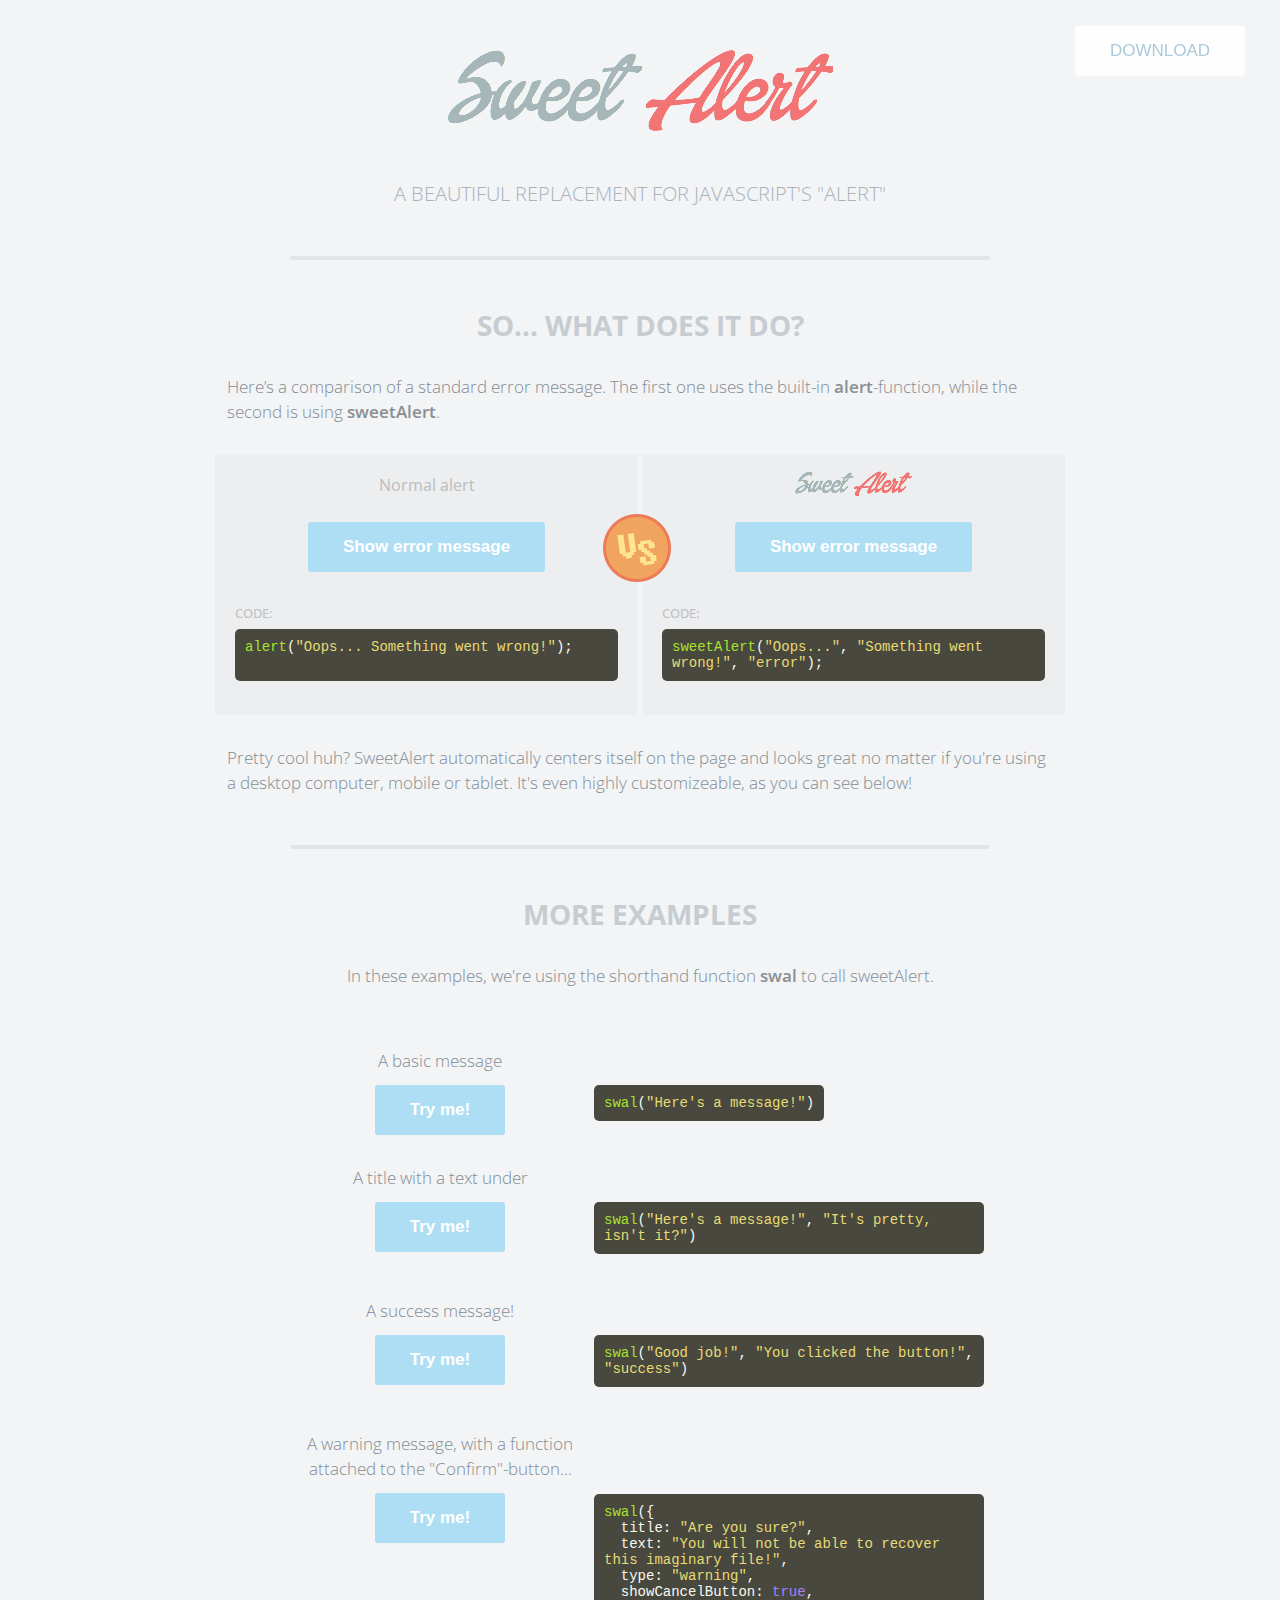
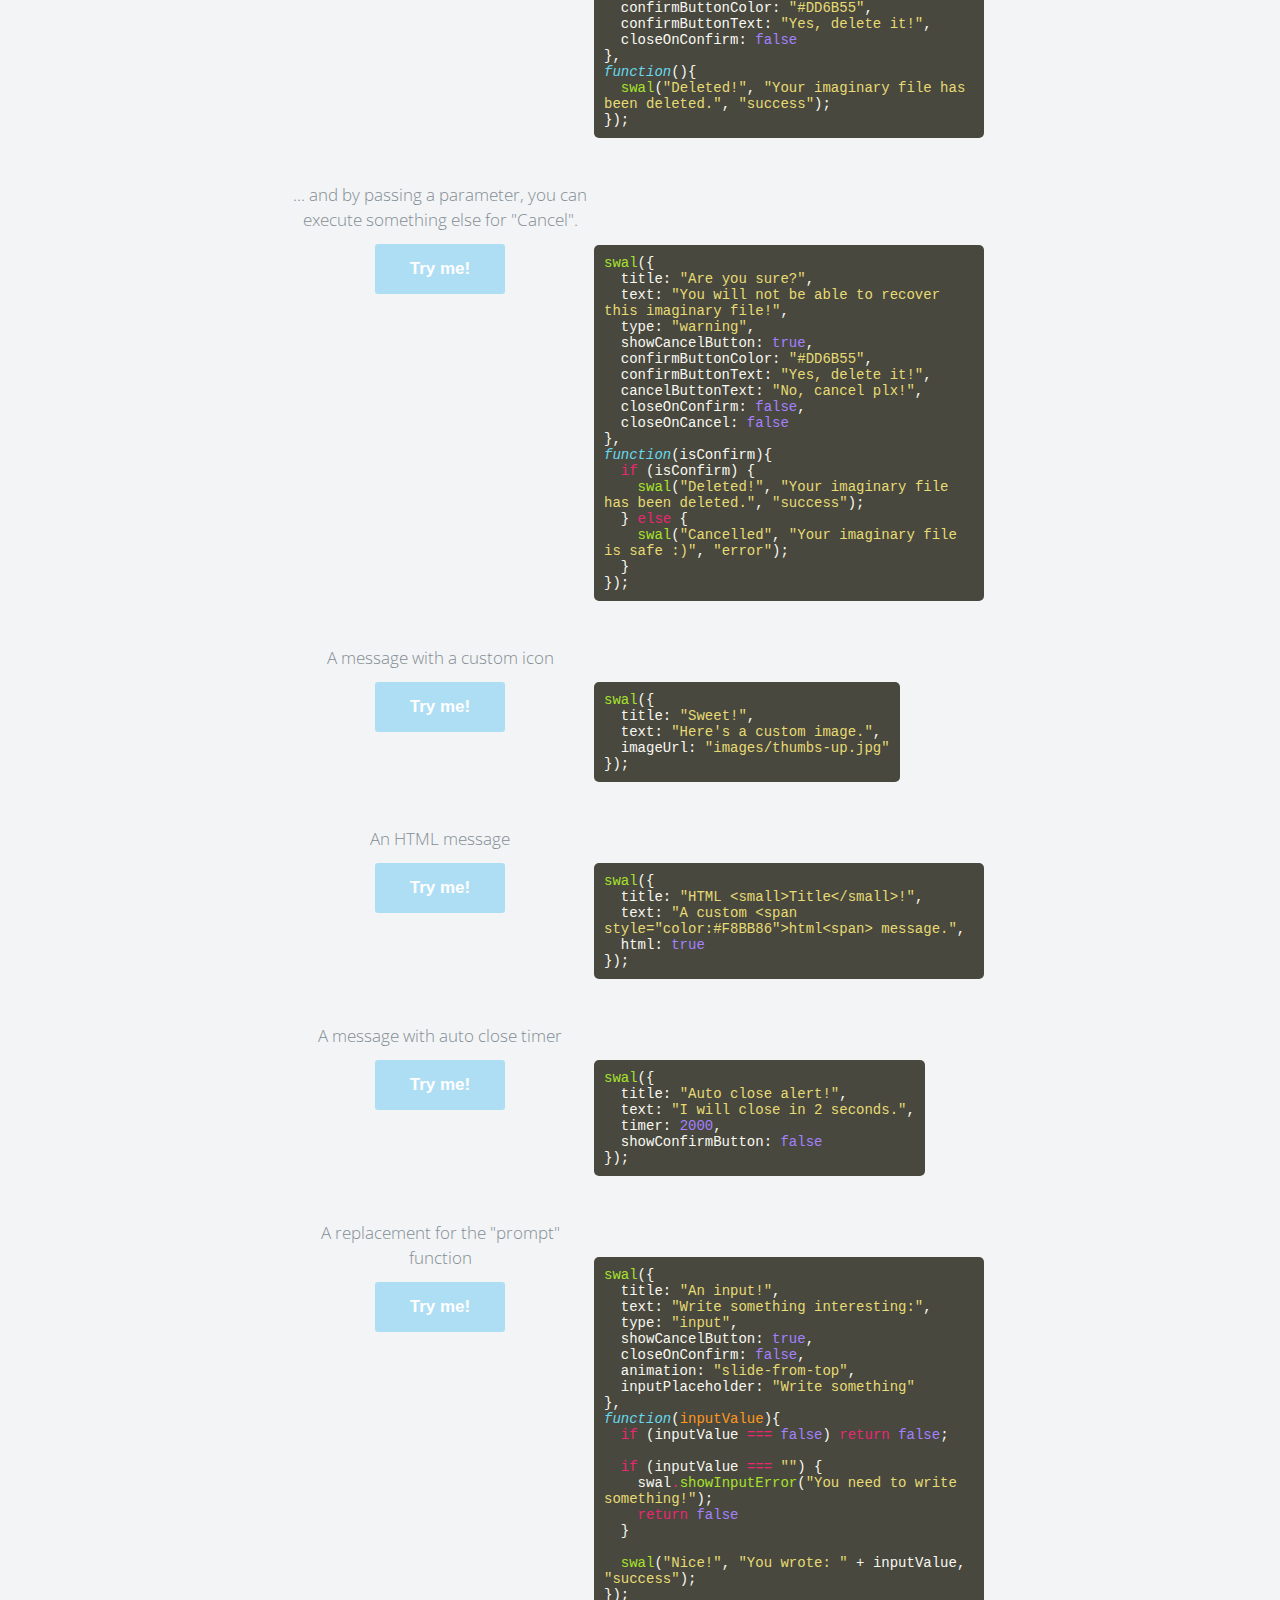
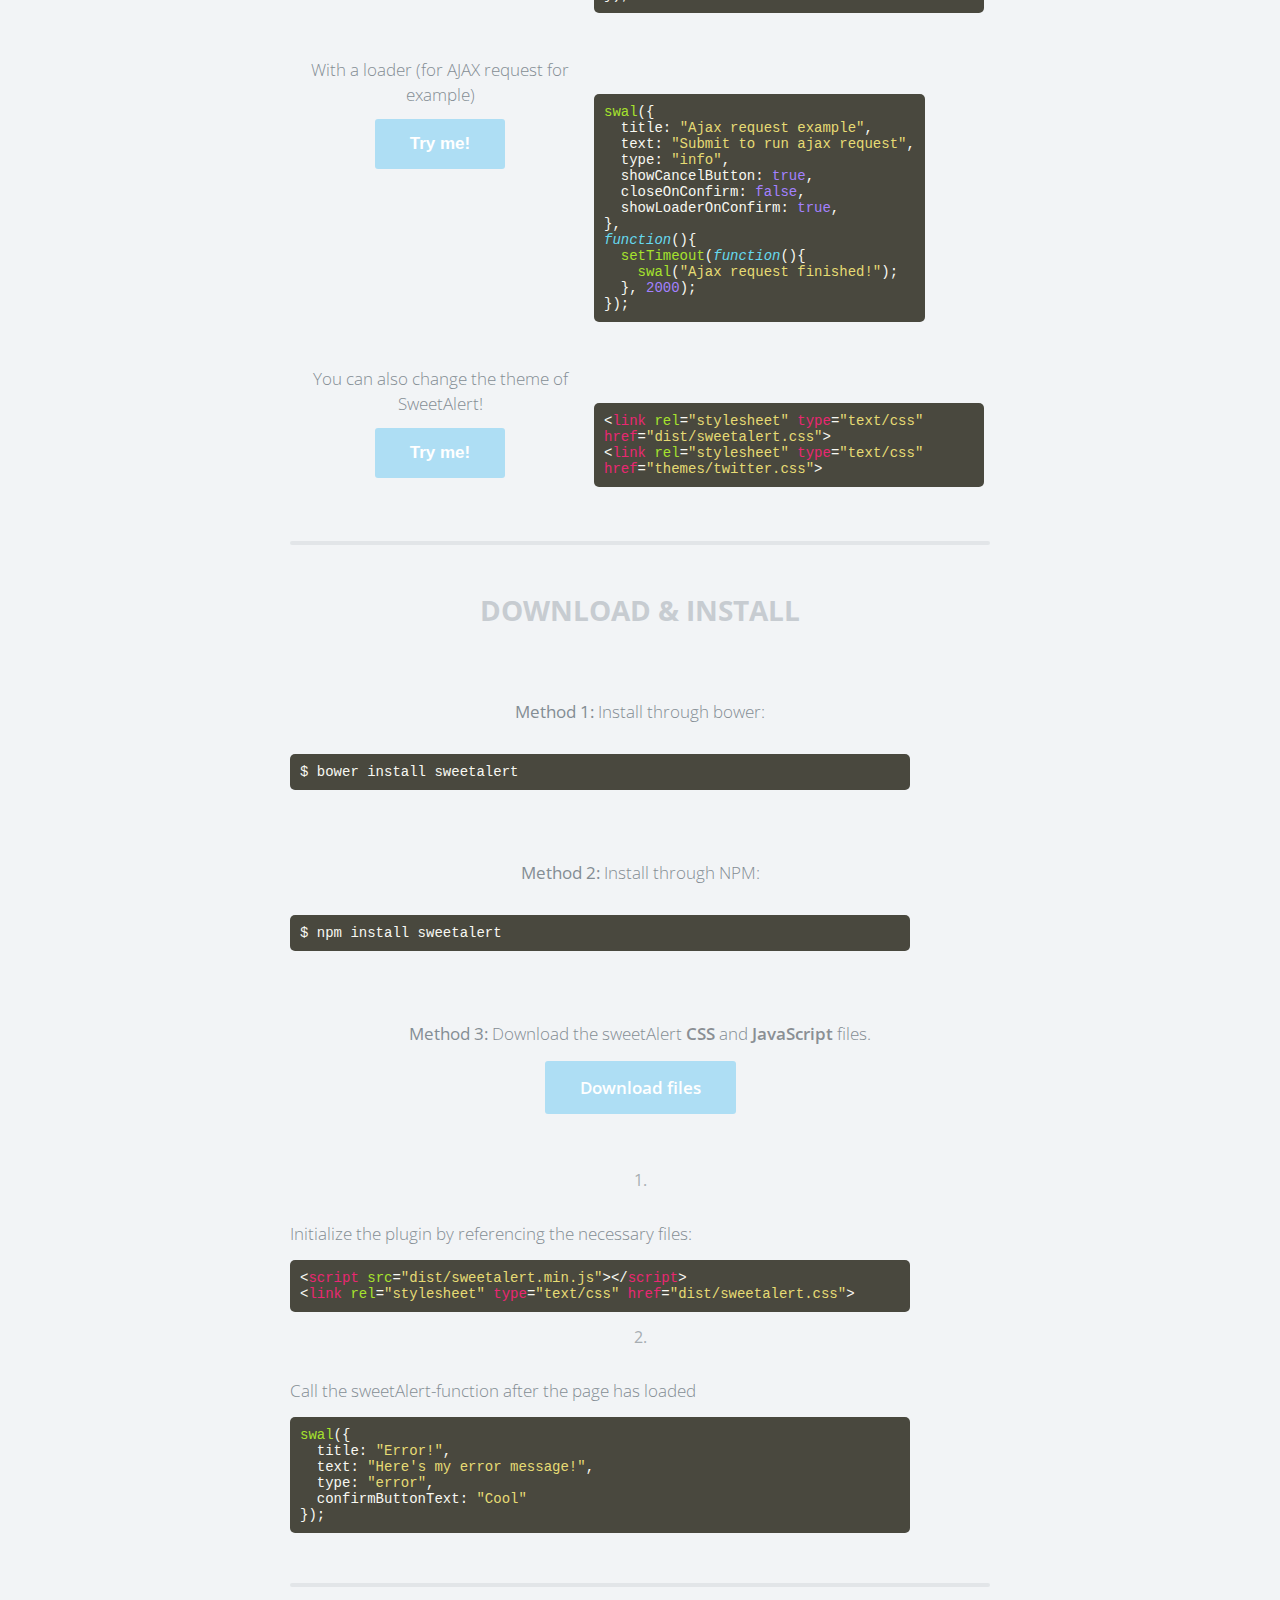
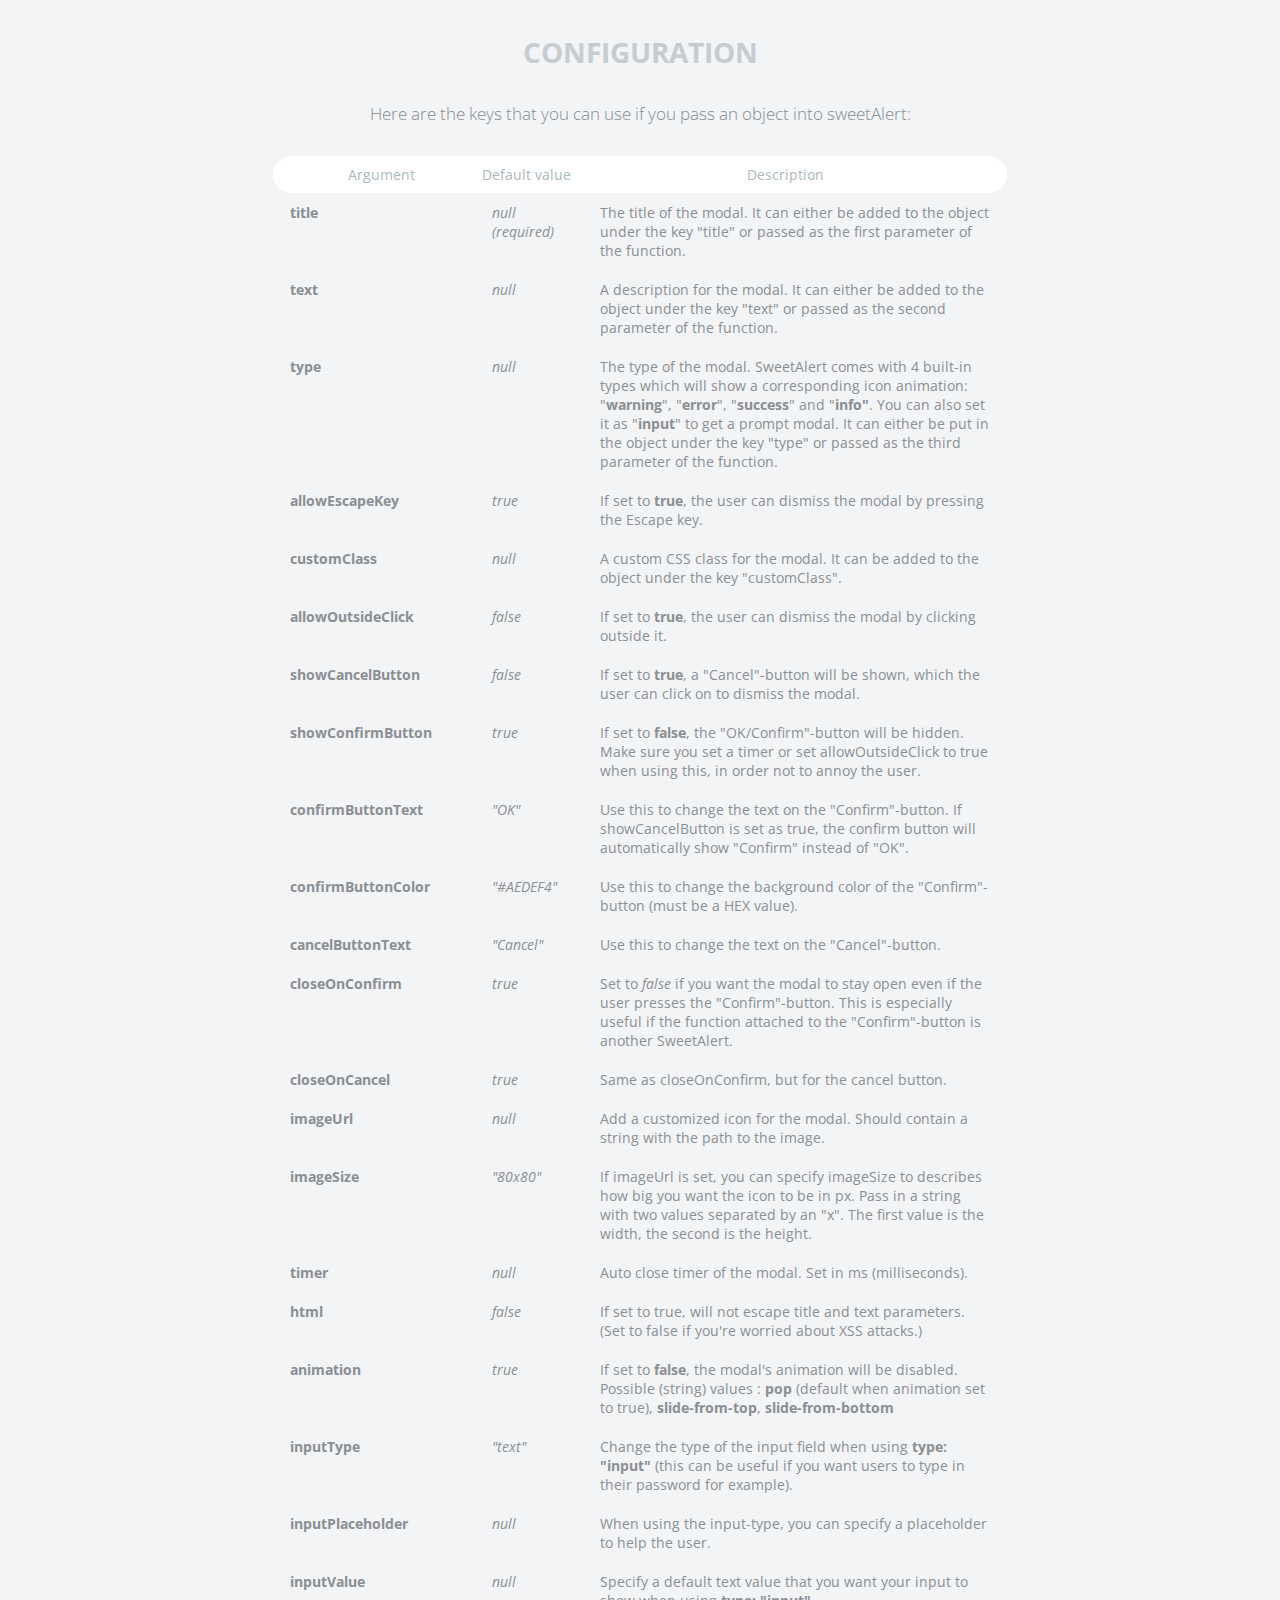
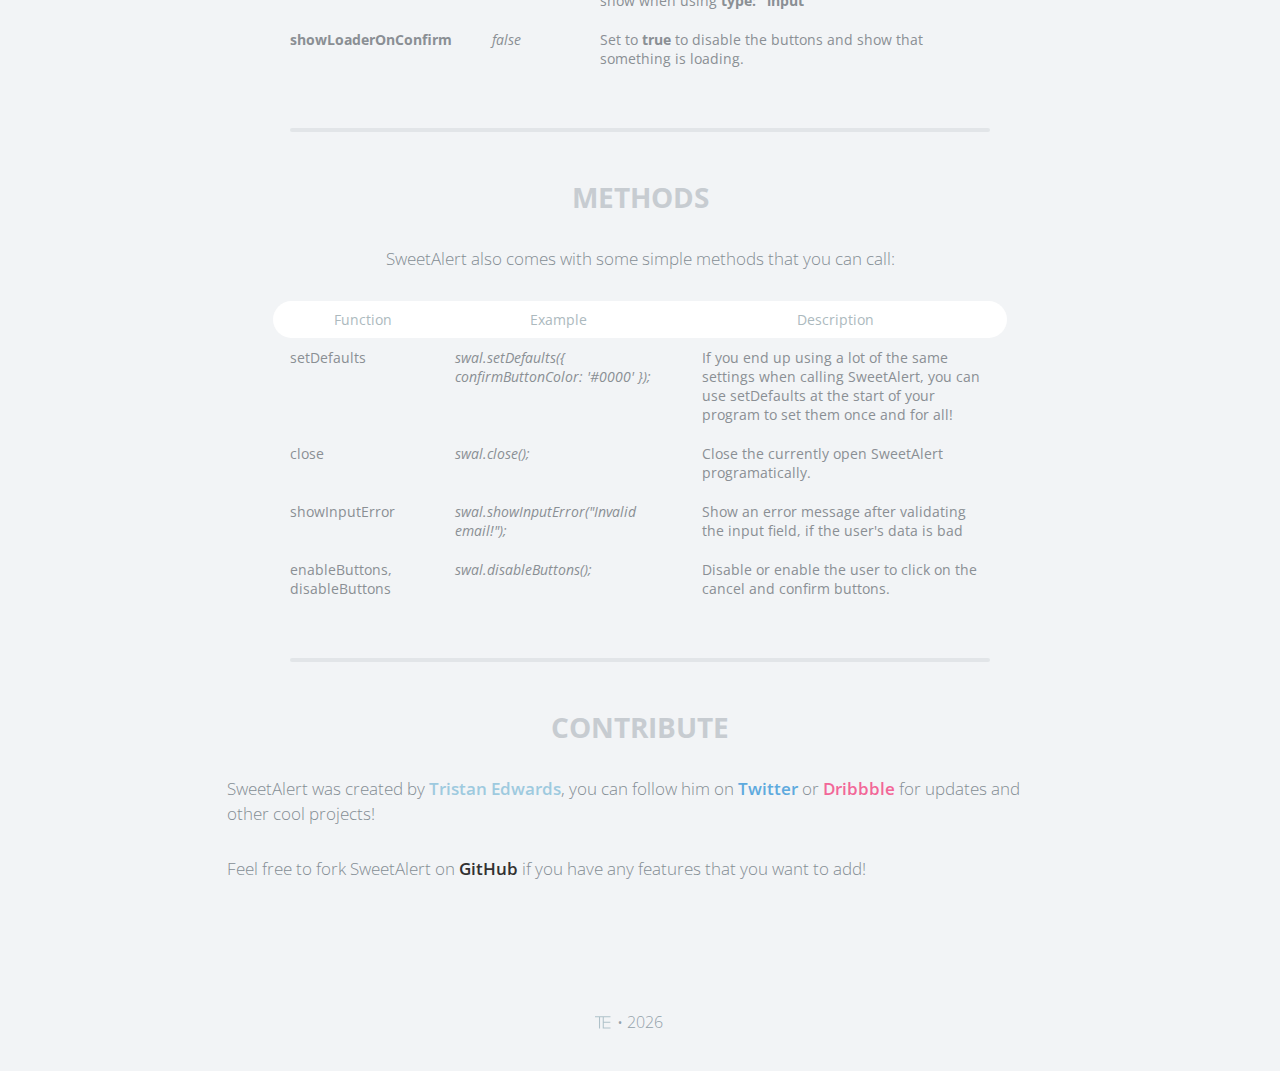
<file: lib/sweetalert-1.1.1/index.html>
<!doctype html>

<html>

<head>
  <meta charset="utf-8">
  <meta name="viewport" content="width=device-width, initial-scale=1, maximum-scale=1, user-scalable=0" />
  <title>SweetAlert</title>

  <link rel="stylesheet" href="example/example.css">
  <script src="https://code.jquery.com/jquery-2.1.3.min.js"></script>

  <!-- This is what you need -->
  <script src="dist/sweetalert-dev.js"></script>
  <link rel="stylesheet" href="dist/sweetalert.css">
  <!--.......................-->

</head>

<body>

<h1>Sweet Alert</h1>
<h2>A beautiful replacement for JavaScript's "Alert"</h2>
<button class="download">Download</button>

<!-- What does it do? -->
<h3>So... What does it do?</h3>
<p>Here’s a comparison of a standard error message. The first one uses the built-in <strong>alert</strong>-function, while the second is using <strong>sweetAlert</strong>.</p>

<div class="showcase normal">
	<h4>Normal alert</h4>
	<button>Show error message</button>

	<h5>Code:</h5>
	<pre><span class="attr">alert</span>(<span class="str">"Oops... Something went wrong!"</span>);

	</pre>

	<div class="vs-icon"></div>
</div>

<div class="showcase sweet">
	<h4>Sweet Alert</h4>
	<button>Show error message</button>

	<h5>Code:</h5>
	<pre><span class="attr">sweetAlert</span>(<span class="str">"Oops..."</span>, <span class="str">"Something went wrong!"</span>, <span class="str">"error"</span>);</pre>
</div>

<p>Pretty cool huh? SweetAlert automatically centers itself on the page and looks great no matter if you're using a desktop computer, mobile or tablet. It's even highly customizeable, as you can see below!</p>


<!-- Examples -->
<h3>More examples</h3>

<p class="center">In these examples, we're using the shorthand function <strong>swal</strong> to call sweetAlert.</p>

<ul class="examples">

	<li class="message">
		<div class="ui">
			<p>A basic message</p>
			<button>Try me!</button>
		</div>
		<pre><span class="attr">swal</span>(<span class="str">"Here's a message!"</span>)</pre>
	</li>

	<li class="title-text">
		<div class="ui">
			<p>A title with a text under</p>
			<button>Try me!</button>
		</div>
		<pre><span class="attr">swal</span>(<span class="str">"Here's a message!"</span>, <span class="str">"It's pretty, isn't it?"</span>)</pre>
	</li>

	<li class="success">
		<div class="ui">
			<p>A success message!</p>
			<button>Try me!</button>
		</div>
		<pre><span class="attr">swal</span>(<span class="str">"Good job!"</span>, <span class="str">"You clicked the button!"</span>, <span class="str">"success"</span>)</pre>
	</li>

	<li class="warning confirm">
		<div class="ui">
			<p>A warning message, with a function attached to the "Confirm"-button...</p>
			<button>Try me!</button>
		</div>
		<pre><span class="attr">swal</span>({
&nbsp;&nbsp;title: <span class="str">"Are you sure?"</span>,
&nbsp;&nbsp;text: <span class="str">"You will not be able to recover this imaginary file!"</span>,
&nbsp;&nbsp;type: <span class="str">"warning"</span>,
&nbsp;&nbsp;showCancelButton: <span class="val">true</span>,
&nbsp;&nbsp;confirmButtonColor: <span class="str">"#DD6B55"</span>,
&nbsp;&nbsp;confirmButtonText: <span class="str">"Yes, delete it!"</span>,
&nbsp;&nbsp;closeOnConfirm: <span class="val">false</span>
},
<span class="func"><i>function</i></span>(){
&nbsp;&nbsp;<span class="attr">swal</span>(<span class="str">"Deleted!"</span>, <span class="str">"Your imaginary file has been deleted."</span>, <span class="str">"success"</span>);
});</pre>
	</li>

	<li class="warning cancel">
		<div class="ui">
			<p>... and by passing a parameter, you can execute something else for "Cancel".</p>
			<button>Try me!</button>
		</div>
		<pre><span class="attr">swal</span>({
&nbsp;&nbsp;title: <span class="str">"Are you sure?"</span>,
&nbsp;&nbsp;text: <span class="str">"You will not be able to recover this imaginary file!"</span>,
&nbsp;&nbsp;type: <span class="str">"warning"</span>,
&nbsp;&nbsp;showCancelButton: <span class="val">true</span>,
&nbsp;&nbsp;confirmButtonColor: <span class="str">"#DD6B55"</span>,
&nbsp;&nbsp;confirmButtonText: <span class="str">"Yes, delete it!"</span>,
&nbsp;&nbsp;cancelButtonText: <span class="str">"No, cancel plx!"</span>,
&nbsp;&nbsp;closeOnConfirm: <span class="val">false</span>,
&nbsp;&nbsp;closeOnCancel: <span class="val">false</span>
},
<span class="func"><i>function</i></span>(isConfirm){
&nbsp;&nbsp;<span class="tag">if</span> (isConfirm) {
&nbsp;&nbsp;&nbsp;&nbsp;<span class="attr">swal</span>(<span class="str">"Deleted!"</span>, <span class="str">"Your imaginary file has been deleted."</span>, <span class="str">"success"</span>);
&nbsp;&nbsp;} <span class="tag">else</span> {
	&nbsp;&nbsp;&nbsp;&nbsp;<span class="attr">swal</span>(<span class="str">"Cancelled"</span>, <span class="str">"Your imaginary file is safe :)"</span>, <span class="str">"error"</span>);
&nbsp;&nbsp;}
});</pre>
	</li>

	<li class="custom-icon">
		<div class="ui">
			<p>A message with a custom icon</p>
			<button>Try me!</button>
		</div>
		<pre><span class="attr">swal</span>({
&nbsp;&nbsp;title: <span class="str">"Sweet!"</span>,
&nbsp;&nbsp;text: <span class="str">"Here's a custom image."</span>,
&nbsp;&nbsp;imageUrl: <span class="str">"images/thumbs-up.jpg"</span>
});</pre>
	</li>

	<li class="message-html">
		<div class="ui">
			<p>An HTML message</p>
			<button>Try me!</button>
		</div>
		<pre><span class="attr">swal</span>({
&nbsp;&nbsp;title: <span class="str">"HTML &lt;small&gt;Title&lt;/small&gt;!"</span>,
&nbsp;&nbsp;text: <span class="str">"A custom &lt;span style="color:#F8BB86"&gt;html&lt;span&gt; message."</span>,
&nbsp;&nbsp;html: <span class="val">true</span>
});</pre>
	</li>

	<li class="timer">
		<div class="ui">
			<p>A message with auto close timer</p>
			<button>Try me!</button>
		</div>
		<pre><span class="attr">swal</span>({
&nbsp;&nbsp;title: <span class="str">"Auto close alert!"</span>,
&nbsp;&nbsp;text: <span class="str">"I will close in 2 seconds."</span>,
&nbsp;&nbsp;timer: <span class="val">2000</span>,
&nbsp;&nbsp;showConfirmButton: <span class="val">false</span>
});</pre>
	</li>


	<li class="input">
		<div class="ui">
			<p>A replacement for the "prompt" function</p>
			<button>Try me!</button>
		</div>
		<pre><span class="attr">swal</span>({
&nbsp;&nbsp;title: <span class="str">"An input!"</span>,
&nbsp;&nbsp;text: <span class="str">"Write something interesting:"</span>,
&nbsp;&nbsp;type: <span class="str">"input"</span>,
&nbsp;&nbsp;showCancelButton: <span class="val">true</span>,
&nbsp;&nbsp;closeOnConfirm: <span class="val">false</span>,
&nbsp;&nbsp;animation: <span class="str">"slide-from-top"</span>,
&nbsp;&nbsp;inputPlaceholder: <span class="str">"Write something"</span>
},
<span class="func"><i>function</i></span>(<span class="arg">inputValue</span>){
&nbsp;&nbsp;<span class="tag">if</span> (inputValue <span class="tag">===</span> <span class="val">false</span>) <span class="tag">return</span> <span class="val">false</span>;
&nbsp;&nbsp;
&nbsp;&nbsp;<span class="tag">if</span> (inputValue <span class="tag">===</span> <span class="str">""</span>) {
&nbsp;&nbsp;&nbsp;&nbsp;swal<span class="tag">.</span><span class="attr">showInputError</span>(<span class="str">"You need to write something!"</span>);
&nbsp;&nbsp;&nbsp;&nbsp;<span class="tag">return</span> <span class="val">false</span>
&nbsp;&nbsp;}
&nbsp;&nbsp;
&nbsp;&nbsp;<span class="attr">swal</span>(<span class="str">"Nice!"</span>, <span class="str">"You wrote: "</span> + inputValue, <span class="str">"success"</span>);
});</pre>
	</li>

  <li class="ajax">
    <div class="ui">
			<p>With a loader (for AJAX request for example)</p>
			<button>Try me!</button>
		</div>
		<pre><span class="attr">swal</span>({
&nbsp;&nbsp;title: <span class="str">"Ajax request example"</span>,
&nbsp;&nbsp;text: <span class="str">"Submit to run ajax request"</span>,
&nbsp;&nbsp;type: <span class="str">"info"</span>,
&nbsp;&nbsp;showCancelButton: <span class="val">true</span>,
&nbsp;&nbsp;closeOnConfirm: <span class="val">false</span>,
&nbsp;&nbsp;showLoaderOnConfirm: <span class="val">true</span>,
},
<span class="func"><i>function</i></span>(){
&nbsp;&nbsp;<span class="attr">setTimeout</span>(<span class="func"><i>function</i></span>(){
&nbsp;&nbsp;&nbsp;&nbsp;<span class="attr">swal</span>(<span class="str">"Ajax request finished!"</span>);
&nbsp;&nbsp;}, <span class="val">2000</span>);
});</pre>
	</li>

	<li class="theme">
		<div class="ui">
			<p>You can also change the theme of SweetAlert!</p>
			<button>Try me!</button>
		</div>
		<pre>&lt;<span class="tag">link</span> <span class="attr">rel</span>=<span class="str">"stylesheet"</span> <span class="tag">type</span>=<span class="str">"text/css"</span> <span class="tag">href</span>=<span class="str">"dist/sweetalert.css"</span>&gt;
			&lt;<span class="tag">link</span> <span class="attr">rel</span>=<span class="str">"stylesheet"</span> <span class="tag">type</span>=<span class="str">"text/css"</span> <span class="tag">href</span>=<span class="str">"themes/twitter.css"</span>&gt;</pre>
	</li>

</ul>


<!-- Download & Install -->
<h3 id="download-section">Download & install</h3>

<div class="center-container">
	<p class="center"><b>Method 1:</b> Install through bower:</p>
	<pre class="center">$ bower install sweetalert</pre>
</div>

<div class="center-container">
	<p class="center"><b>Method 2:</b> Install through NPM:</p>
	<pre class="center">$ npm install sweetalert</pre>
</div>

<p class="center"><b>Method 3:</b> Download the sweetAlert <strong>CSS</strong> and <strong>JavaScript</strong> files.</p>

<a class="button" href="https://github.com/t4t5/sweetalert/archive/master.zip" download>Download files</a>

<ol>
	<li>
		<p>Initialize the plugin by referencing the necessary files:</p>
		<pre>&lt;<span class="tag">script</span> <span class="attr">src</span>=<span class="str">"dist/sweetalert.min.js"</span>&gt;&lt;/<span class="tag">script</span>&gt;
&lt;<span class="tag">link</span> <span class="attr">rel</span>=<span class="str">"stylesheet"</span> <span class="tag">type</span>=<span class="str">"text/css"</span> <span class="tag">href</span>=<span class="str">"dist/sweetalert.css"</span>&gt;</pre>
	</li>

	<li>
		<p>Call the sweetAlert-function after the page has loaded</p>
		<pre><span class="attr">swal</span>({
&nbsp;&nbsp;title: <span class="str">"Error!"</span>,
&nbsp;&nbsp;text: <span class="str">"Here's my error message!"</span>,
&nbsp;&nbsp;type: <span class="str">"error"</span>,
&nbsp;&nbsp;confirmButtonText: <span class="str">"Cool"</span>
});
</pre>
	</li>
</ol>



<!-- Configuration -->
<h3>Configuration</h3>

<p class="center">Here are the keys that you can use if you pass an object into sweetAlert:</p>

<table>
	<tr class="titles">
		<th>
			<div class="border-left"></div>
			Argument
		</th>
		<th>Default value</th>
		<th>
			<div class="border-right"></div>
			Description
		</th>
	</tr>
	<tr>
		<td><b>title</b></td>
		<td><i>null (required)</i></td>
		<td>The title of the modal. It can either be added to the object under the key "title" or passed as the first parameter of the function.</td>
	</tr>
	<tr>
		<td><b>text</b></td>
		<td><i>null</i></td>
		<td>A description for the modal. It can either be added to the object under the key "text" or passed as the second parameter of the function.</td>
	</tr>
	<tr>
		<td><b>type</b></td>
		<td><i>null</i></td>
		<td>The type of the modal. SweetAlert comes with 4 built-in types which will show a corresponding icon animation: "<strong>warning</strong>", "<strong>error</strong>", "<strong>success</strong>" and "<strong>info"</strong>. You can also set it as "<strong>input</strong>" to get a prompt modal. It can either be put in the object under the key "type" or passed as the third parameter of the function.</td>
	</tr>
    <tr>
      <td><b>allowEscapeKey</b></td>
      <td><i>true</i></td>
      <td>If set to <strong>true</strong>, the user can dismiss the modal by pressing the Escape key.</td>
    </tr>
	<tr>
		<td><b>customClass</b></td>
		<td><i>null</i></td>
		<td>A custom CSS class for the modal. It can be added to the object under the key "customClass".</td>
	</tr>
	<tr>
		<td><b>allowOutsideClick</b></td>
		<td><i>false</i></td>
		<td>If set to <strong>true</strong>, the user can dismiss the modal by clicking outside it.</td>
	</tr>
	<tr>
		<td><b>showCancelButton</b></td>
		<td><i>false</i></td>
		<td>If set to <strong>true</strong>, a "Cancel"-button will be shown, which the user can click on to dismiss the modal.</td>
	</tr>
	<tr>
		<td><b>showConfirmButton</b></td>
		<td><i>true</i></td>
		<td>If set to <strong>false</strong>, the "OK/Confirm"-button will be hidden. Make sure you set a timer or set allowOutsideClick to true when using this, in order not to annoy the user.</td>
	</tr>
	<tr>
		<td><b>confirmButtonText</b></td>
		<td><i>"OK"</i></td>
		<td>Use this to change the text on the "Confirm"-button. If showCancelButton is set as true, the confirm button will automatically show "Confirm" instead of "OK".</td>
	</tr>
	<tr>
		<td><b>confirmButtonColor</b></td>
		<td><i>"#AEDEF4"</i></td>
		<td>Use this to change the background color of the "Confirm"-button (must be a HEX value).</td>
	</tr>
	<tr>
		<td><b>cancelButtonText</b></td>
		<td><i>"Cancel"</i></td>
		<td>Use this to change the text on the "Cancel"-button.</td>
	</tr>
	<tr>
		<td><b>closeOnConfirm</b></td>
		<td><i>true</i></td>
		<td>Set to <i>false</i> if you want the modal to stay open even if the user presses the "Confirm"-button. This is especially useful if the function attached to the "Confirm"-button is another SweetAlert.</td>
	</tr>
	<tr>
		<td><b>closeOnCancel</b></td>
		<td><i>true</i></td>
		<td>Same as closeOnConfirm, but for the cancel button.</td>
	</tr>
	<tr>
		<td><b>imageUrl</b></td>
		<td><i>null</i></td>
		<td>Add a customized icon for the modal. Should contain a string with the path to the image.</td>
	</tr>
	<tr>
		<td><b>imageSize</b></td>
		<td><i>"80x80"</i></td>
		<td>If imageUrl is set, you can specify imageSize to describes how big you want the icon to be in px. Pass in a string with two values separated by an "x". The first value is the width, the second is the height.</td>
	</tr>
	<tr>
		<td><b>timer</b></td>
		<td><i>null</i></td>
		<td>Auto close timer of the modal. Set in ms (milliseconds).</td>
	</tr>
	<tr>
		<td><b>html</b></td>
		<td><i>false</i></td>
		<td>If set to true, will not escape title and text parameters. (Set to false if you're worried about XSS attacks.)</td>
	</tr>
	<tr>
		<td><b>animation</b></td>
		<td><i>true</i></td>
		<td>If set to <strong>false</strong>, the modal's animation will be disabled. Possible (string) values : <strong>pop</strong> (default when animation set to true), <strong>slide-from-top</strong>, <strong>slide-from-bottom</strong></td>
	</tr>
	<tr>
		<td><b>inputType</b></td>
		<td><i>"text"</i></td>
		<td>Change the type of the input field when using <strong>type: "input"</strong> (this can be useful if you want users to type in their password for example).</td>
	</tr>
	<tr>
		<td><b>inputPlaceholder</b></td>
		<td><i>null</i></td>
		<td>When using the input-type, you can specify a placeholder to help the user.</td>
	</tr>
	<tr>
		<td><b>inputValue</b></td>
		<td><i>null</i></td>
		<td>Specify a default text value that you want your input to show when using <strong>type: "input"</strong></td>
	</tr>
	<tr>
		<td><b>showLoaderOnConfirm</b></td>
		<td><i>false</i></td>
    <td>Set to <strong>true</strong> to disable the buttons and show that something is loading.</td>
	</tr>
</table>


<!-- Methods -->
<h3>Methods</h3>

<p class="center">SweetAlert also comes with some simple methods that you can call:</p>

<table>
	<tr class="titles">
		<th>
			<div class="border-left"></div>
			Function
		</th>
		<th>Example</th>
		<th>
			<div class="border-right"></div>
			Description
		</th>
	</tr>
	<tr>
		<td>setDefaults</td>
		<td><i>swal.setDefaults({ confirmButtonColor: '#0000' });</i></td>
		<td>If you end up using a lot of the same settings when calling SweetAlert, you can use setDefaults at the start of your program to set them once and for all!</td>
	</tr>
	<tr>
		<td>close</td>
		<td><i>swal.close();</i></td>
		<td>Close the currently open SweetAlert programatically.</td>
	</tr>
	<tr>
		<td>showInputError</td>
		<td><i>swal.showInputError("Invalid email!");</i></td>
		<td>Show an error message after validating the input field, if the user's data is bad</td>
	</tr>
	<tr>
		<td>enableButtons, disableButtons</td>
		<td><i>swal.disableButtons();</i></td>
		<td>Disable or enable the user to click on the cancel and confirm buttons.</td>
	</tr>
</table>



<!-- Contribute -->
<h3>Contribute</h3>
<p>SweetAlert was created by <a href="http://tristanedwards.me" target="_blank">Tristan Edwards</a>, you can follow him on <a href="https://twitter.com/t4t5" target="_blank" class="twitter">Twitter</a> or <a href="https://dribbble.com/tristanedwards" target="_blank" class="dribbble">Dribbble</a> for updates and other cool projects!</p>
<p>Feel free to fork SweetAlert on <a href="https://github.com/t4t5/sweetalert" class="github">GitHub</a> if you have any features that you want to add!</p>


<footer>
	<span class="te-logo">TE</span> • <script>document.write(new Date().getFullYear())</script>
</footer>


<script>

document.querySelector('button.download').onclick = function(){
	$("html, body").animate({ scrollTop: $("#download-section").offset().top }, 1000);
};

document.querySelector('.showcase.normal button').onclick = function(){
	alert("Oops... Something went wrong!");
};

document.querySelector('.showcase.sweet button').onclick = function(){
	swal("Oops...", "Something went wrong!", "error");
};

document.querySelector('ul.examples li.message button').onclick = function(){
	swal("Here's a message!");
};

document.querySelector('ul.examples li.timer button').onclick = function(){
	swal({
		title: "Auto close alert!",
		text: "I will close in 2 seconds.",
		timer: 2000,
		showConfirmButton: false
	});
};

document.querySelector('ul.examples li.title-text button').onclick = function(){
	swal("Here's a message!", "It's pretty, isn't it?");
};

document.querySelector('ul.examples li.success button').onclick = function(){
	swal("Good job!", "You clicked the button!", "success");
};

document.querySelector('ul.examples li.warning.confirm button').onclick = function(){
	swal({
		title: "Are you sure?",
		text: "You will not be able to recover this imaginary file!",
		type: "warning",
		showCancelButton: true,
		confirmButtonColor: '#DD6B55',
		confirmButtonText: 'Yes, delete it!',
		closeOnConfirm: false
	},
	function(){
		swal("Deleted!", "Your imaginary file has been deleted!", "success");
	});
};

document.querySelector('ul.examples li.warning.cancel button').onclick = function(){
	swal({
		title: "Are you sure?",
		text: "You will not be able to recover this imaginary file!",
		type: "warning",
		showCancelButton: true,
		confirmButtonColor: '#DD6B55',
		confirmButtonText: 'Yes, delete it!',
		cancelButtonText: "No, cancel plx!",
		closeOnConfirm: false,
		closeOnCancel: false
	},
	function(isConfirm){
    if (isConfirm){
      swal("Deleted!", "Your imaginary file has been deleted!", "success");
    } else {
      swal("Cancelled", "Your imaginary file is safe :)", "error");
    }
	});
};

document.querySelector('ul.examples li.custom-icon button').onclick = function(){
	swal({
		title: "Sweet!",
		text: "Here's a custom image.",
		imageUrl: 'example/images/thumbs-up.jpg'
	});
};

document.querySelector('ul.examples li.message-html button').onclick = function(){
	swal({
		title: "HTML <small>Title</small>!",
		text: 'A custom <span style="color:#F8BB86">html</span> message.',
		html: true
	});
};

document.querySelector('ul.examples li.input button').onclick = function(){
	swal({
		title: "An input!",
		text: 'Write something interesting:',
		type: 'input',
		showCancelButton: true,
		closeOnConfirm: false,
		animation: "slide-from-top",
		inputPlaceholder: "Write something",
	},
	function(inputValue){
		if (inputValue === false) return false;

		if (inputValue === "") {
			swal.showInputError("You need to write something!");
			return false;
		}
    
		swal("Nice!", 'You wrote: ' + inputValue, "success");

	});
};

document.querySelector('ul.examples li.theme button').onclick = function() {
	swal({
		title: "Themes!",
		text: "Here's the Twitter theme for SweetAlert!",
		confirmButtonText: "Cool!",
		customClass: 'twitter'
	});
};

document.querySelector('ul.examples li.ajax button').onclick = function() {
  swal({
    title: 'Ajax request example',
    text: 'Submit to run ajax request',
    type: 'info',
    showCancelButton: true,
    closeOnConfirm: false,
    showLoaderOnConfirm: true,
  }, function(){
    setTimeout(function() {
      swal('Ajax request finished!');
    }, 2000);
  });
};

</script>



</body>

</html>
</file>
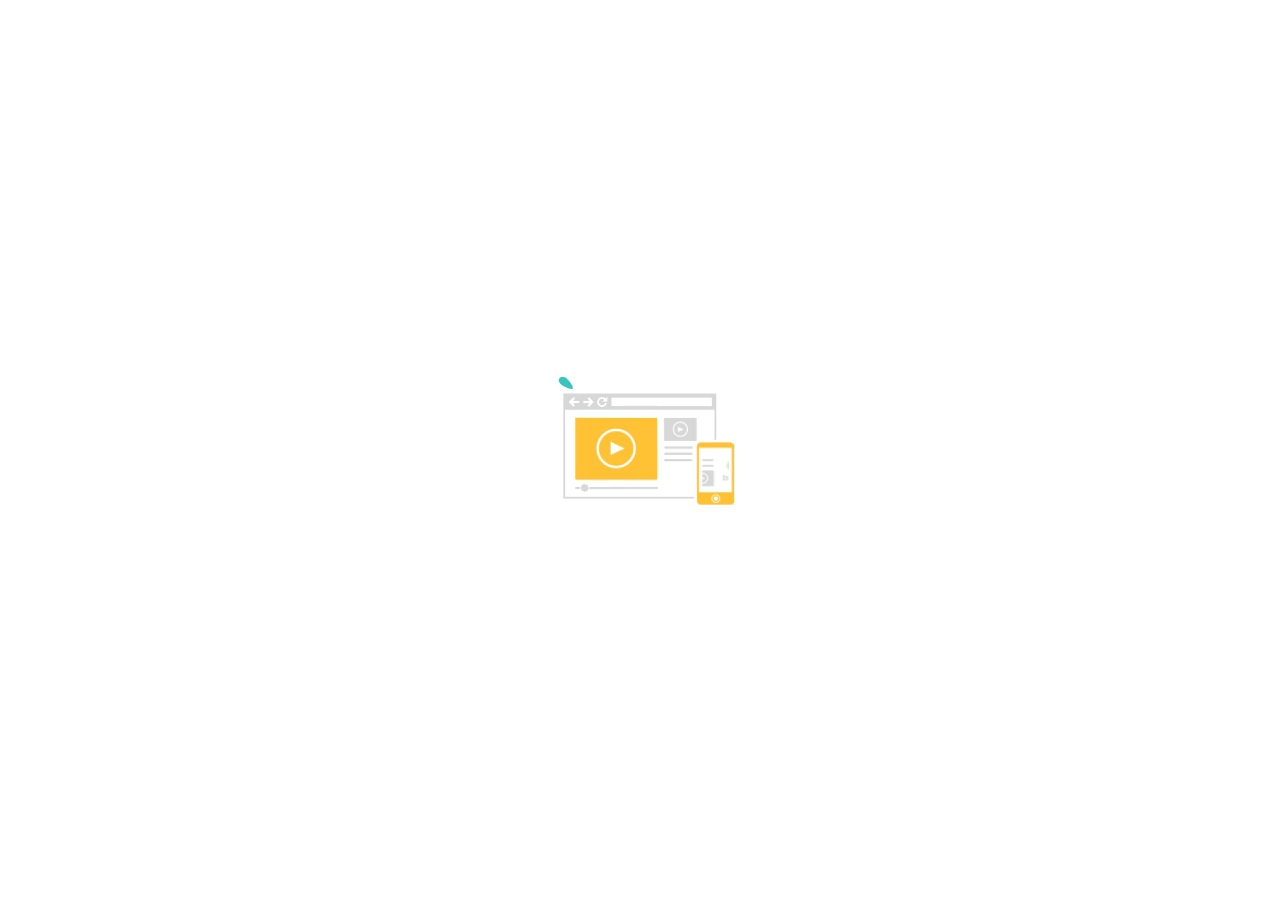
<file: loader.html>
<!doctype html>
<html lang="en">
  <head>
    <meta charset="utf-8">
    <meta name="viewport" content="width=device-width, initial-scale=1">
    
    <style>
      html, body {
        margin: 0;
        border: 0 none;
        padding: 0;
        background: #f8f8f8;
      }

      #root {
        position: fixed;
        top: 0;
        left: 0;
        right: 0;
        bottom: 0;
      }

      #loader {
        position: fixed;
        top: 0;
        left: 0;
        right: 0;
        bottom: 0;
        background: white;
        z-index: 999999;
      }

      #loader video {
        position: absolute;
        top: 50%;
        left: 50%;
        width: 350px;
        height: 350px;
        margin-top: -175px;
        margin-left: -175px;
      }
    </style>
  </head>
  <body>
    <div id="loader">
      <video src="./media/loader.mp4" autoplay loop></video>
    </div> 
  </body>
</html>
</file>
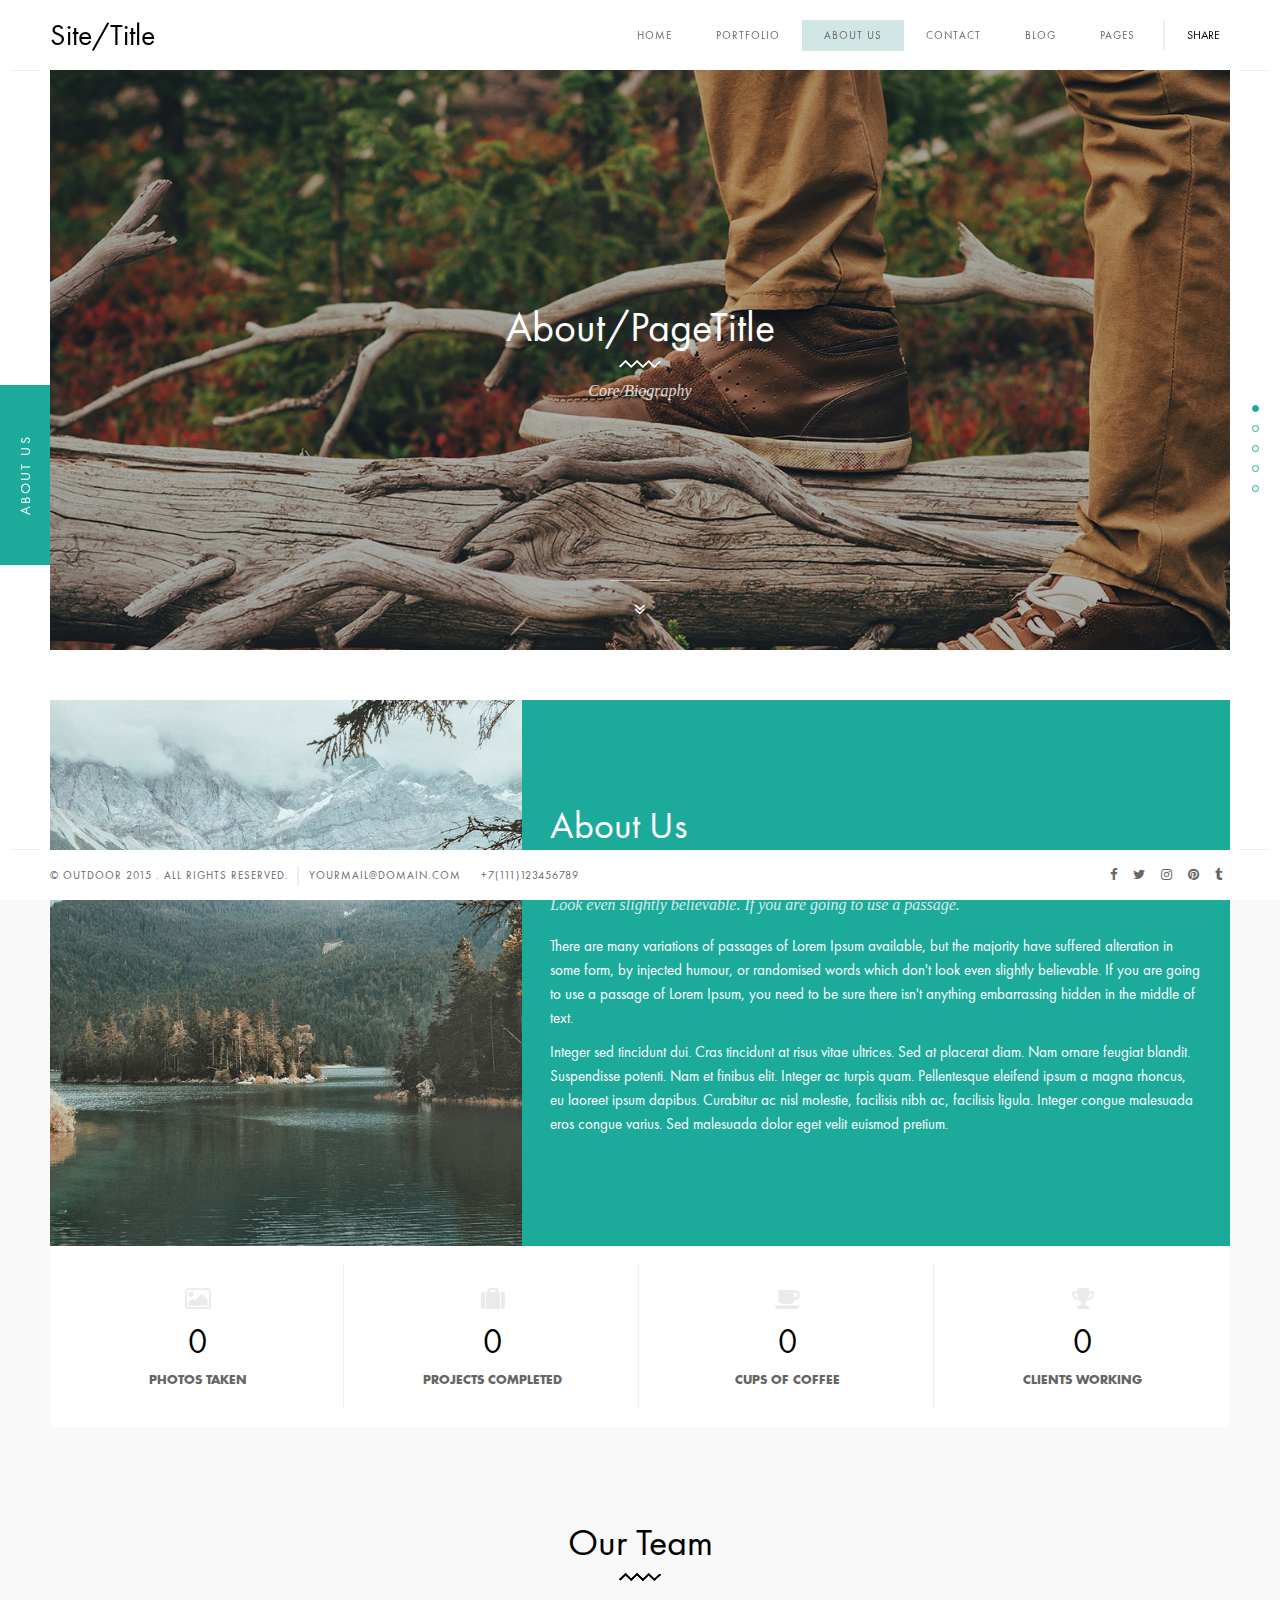
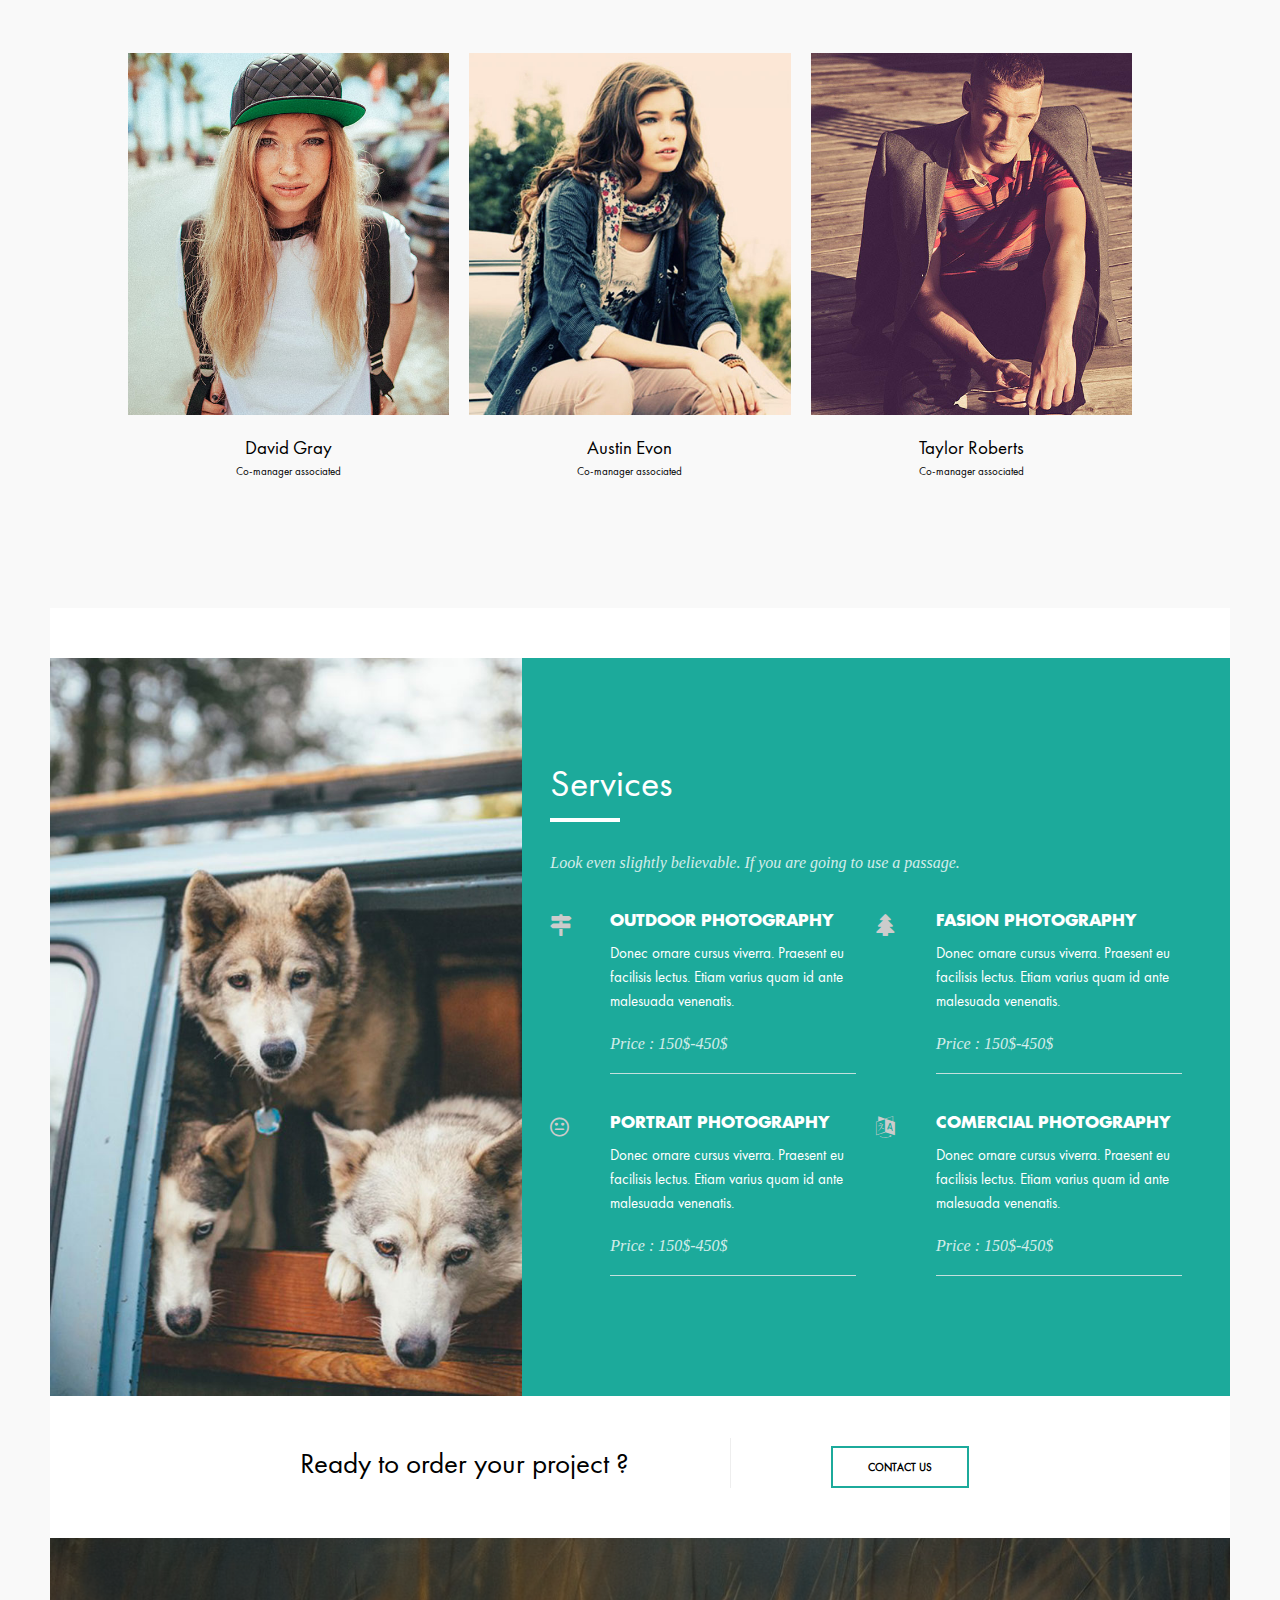
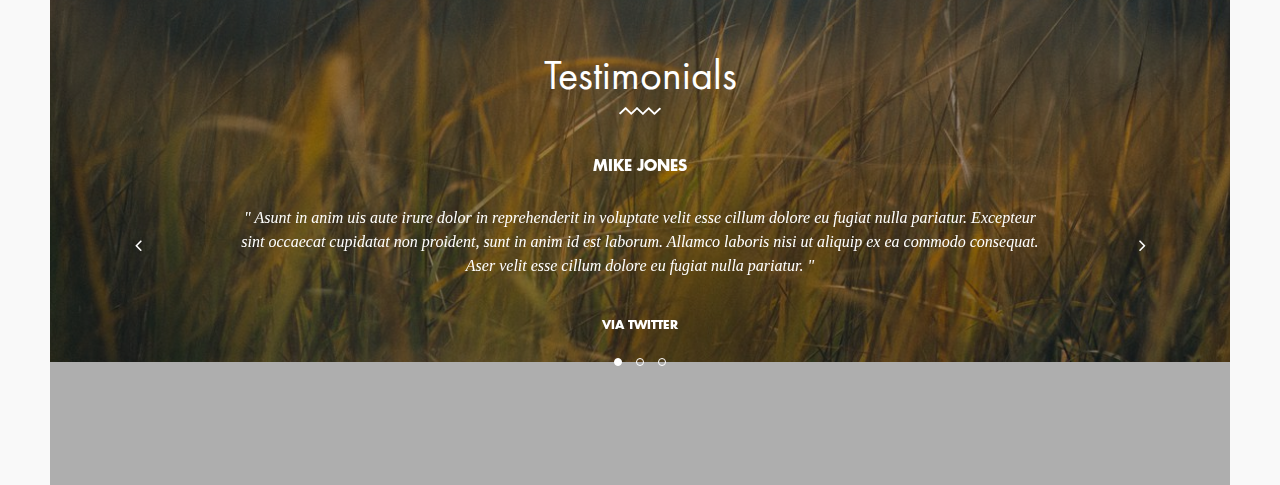
<file: templates/outdoor/about.html>
<!DOCTYPE HTML>
<html lang="en">
    <head>
        <!--=============== basic  ===============-->
        <meta charset="UTF-8">
        <title>Outdoor  - Responsive  Photography Template</title>
        <meta name="viewport" content="width=device-width, initial-scale=1.0, minimum-scale=1.0, maximum-scale=1.0, user-scalable=no">
        <meta name="robots" content="index, follow"/>
        <meta name="keywords" content=""/>
        <meta name="description" content=""/>
        <!--=============== css  ===============-->	
        <link type="text/css" rel="stylesheet" href="css/reset.css">
        <link type="text/css" rel="stylesheet" href="css/plugins.css">
        <link type="text/css" rel="stylesheet" href="css/style.css">
        <link type="text/css" rel="stylesheet" href="css/yourstyle.css">
        <link type="text/css" rel="stylesheet" href="css/colorize.css">
        <!--=============== favicons ===============-->
        <link rel="shortcut icon" href="images/favicon.ico">
    </head>
    <body class="COLOR--teal">
        <!--Loader  -->
        <div class="loader"><i class="fa fa-refresh fa-spin"></i></div>
        <!--LOader end  -->
        <!--================= main start ================-->
        <div id="main">
            <!--=============== header ===============-->	
            <header>
                <!-- Header inner  -->
                <div class="header-inner">
                    <!-- Logo  -->
                    <div class="logo-holder" style="text-align: left; font-size: 30px;">
                        <a href="index.html" data-replacement="Site/Title">Site/Title</a>
                    </div>
                    <!--Logo end  -->
                    <!--Navigation  -->
                    <div class="nav-button-holder">
                        <div class="nav-button vis-m"><span></span><span></span><span></span></div>
                    </div>
                    <div class="show-share isShare">Share</div>
                    <div class="nav-holder">
                        <nav>
                            <ul>
                                <li><a href="index.html">Home</a></li>
                                <li><a href="portfolio.html">Portfolio</a></li>
                                <li><a href="about.html" class="act-link">About us </a>
                                </li>
                                <li><a href="contact.html">Contact</a></li>
                                <li><a href="blog.html">Blog</a></li>
                                <li>
                                    <a>Pages</a>
                                    <ul>
                                        <li>
                                            <a>Home</a>
                                            <ul>
                                                <li><a href="index.html">Slider</a></li>
                                                <li><a href="index2.html">Slideshow</a></li>
                                                <li><a href="index3.html">Multi Slider</a></li>
                                                <li><a href="index4.html">Video</a></li>
                                                <li><a href="index5.html">horizontal</a></li>
                                                <li><a href="index6.html">Image</a></li>
                                            </ul>
                                        </li>
                                        <li><a href="aboutme.html">About me</a></li>
                                        <li><a href="blog-single.html">Blog single</a></li>
                                        <li><a href="contact2.html">Contact 2</a></li>
                                        <li>
                                            <a>Portfolio</a>
                                            <ul>
                                                <li><a href="portfolio.html">horizontal</a></li>
                                                <li><a href="portfolio2.html">Masonry</a></li>
                                                <li><a href="portfolio3.html">Grid 3</a></li>
                                                <li><a href="portfolio4.html">Grid 4</a></li>
                                            </ul>
                                        </li>
                                        <li>
                                            <a>Portfolio single</a>
                                            <ul>
                                                <li><a href="portfolio-single.html">Style 1</a></li>
                                                <li><a href="portfolio-single2.html">Style 2</a></li>
                                                <li><a href="portfolio-single3.html">Style 3</a></li>
                                                <li><a href="portfolio-single4.html">Style 4</a></li>
                                                <li><a href="portfolio-single5.html">Style 5</a></li>
                                                <li><a href="portfolio-single6.html">Style 6</a></li>
                                                <li><a href="portfolio-single7.html">Style 7</a></li>
                                                <li><a href="portfolio-single8.html">Style 8</a></li>
                                                <li><a href="portfolio-single9.html">Style 9</a></li>
                                            </ul>
                                        </li>
                                        <li><a href="404.html">404</a></li>
                                    </ul>
                                </li>
                            </ul>
                        </nav>
                    </div>
                    <!--navigation end -->
                </div>
                <!--Header inner end  -->	
            </header>
            <!--header end -->
            <!--=============== wrapper ===============-->	
            <div id="wrapper">
                <!--=============== Content holder  ===============-->
                <div class="content-holder elem scale-bg2 transition3" >
                    <!--=============== Content  ===============-->
                    <div class="content full-height">
                        <!-- Fixed title-->
                        <div class="fixed-title"><span>About Us</span></div>
                        <!-- Page navigation--> 
                        <div class="scroll-page-nav">
                            <ul>
                                <li><a  href="#sec1"></a></li>
                                <li><a  href="#sec2"></a></li>
                                <li><a  href="#sec3"></a></li>
                                <li><a  href="#sec4"></a></li>
                                <li><a  href="#sec5"></a></li>
                            </ul>
                        </div>
                        <!-- Page navigation end-->
                        <!-- Page title section --> 
                        <section class="parallax-section">
                            <div class="overlay"></div>
                            <div class="bg" style="background-image:url(images/bg/46.jpg)" data-top-bottom="transform: translateY(200px);" data-bottom-top="transform: translateY(-200px);"></div>
                            <div class="container">
                                <h2 data-property="text" data-group="About" data-key="PageTitle">About/PageTitle</h2>
                                <div class="separator-image"><img src="images/separator.png" alt=""></div>
                                <h3 class="subtitle" data-property="text" data-group="Core" data-key="Biography">Core/Biography</h3>
                            </div>
                            <a class="custom-scroll-link sect-scroll" href="#sec1"><i class="fa fa-angle-double-down"></i></a>
                        </section>
                        <!-- Page title section end--> 
                        <!-- About   -->
                        <section class="section-columns" id="sec1">
                            <div class="section-columns-img">
                                <div class="bg" style="background-image:url(images/bg/22.jpg)" ></div>
                            </div>
                            <div class="section-columns-text">
                                <div class="custom-inner">
                                    <div class="container">
                                        <h2>About Us</h2>
                                        <div class="separator"></div>
                                        <div class="clearfix"></div>
                                        <h3 class="subtitle">Look even slightly believable. If you are going to use a passage.</h3>
                                        <p>There are many variations of passages of Lorem Ipsum available, but the majority have suffered alteration in some form, by injected humour, or randomised words which don't look even slightly believable. If you are going to use a passage of Lorem Ipsum, you need to be sure there isn't anything embarrassing hidden in the middle of text.</p>
                                        <p>Integer sed tincidunt dui. Cras tincidunt at risus vitae ultrices. Sed at placerat diam. Nam ornare feugiat blandit. Suspendisse potenti. Nam et finibus elit. Integer ac turpis quam. Pellentesque eleifend ipsum a magna rhoncus, eu laoreet ipsum dapibus. Curabitur ac nisl molestie, facilisis nibh ac, facilisis ligula. Integer congue malesuada eros congue varius. Sed malesuada dolor eget velit euismod pretium.</p>
                                        <div class="clearfix"></div>
                                    </div>
                                </div>
                            </div>
                        </section>
                        <!-- About end  -->
                        <!-- Facts -->
                        <section class="no-padding" id="sec2">
                            <div class="content">
                                <div class="inline-facts-holder">
                                    <!-- 1  -->
                                    <div class="inline-facts">
                                        <i class="fa fa-picture-o "></i>	 
                                        <div class="milestone-counter">
                                            <div class="stats animaper">
                                                <div class="num" data-content="461" data-num="461">0</div>
                                            </div>
                                        </div>
                                        <h6>Photos Taken</h6>
                                    </div>
                                    <!-- 1  end-->
                                    <!-- 2  -->
                                    <div class="inline-facts">
                                        <i class="fa fa-suitcase "></i>	
                                        <div class="milestone-counter">
                                            <div class="stats animaper">
                                                <div class="num" data-content="168" data-num="168">0</div>
                                            </div>
                                        </div>
                                        <h6>Projects completed</h6>
                                    </div>
                                    <!-- 2 end  -->
                                    <!-- 3  -->
                                    <div class="inline-facts">
                                        <i class="fa fa-coffee "></i>
                                        <div class="milestone-counter">
                                            <div class="stats animaper">
                                                <div class="num" data-content="222" data-num="222">0</div>
                                            </div>
                                        </div>
                                        <h6>Cups of Coffee</h6>
                                    </div>
                                    <!-- 3 end  -->
                                    <!-- 4  -->
                                    <div class="inline-facts">
                                        <i class="fa fa-trophy"></i>
                                        <div class="milestone-counter">
                                            <div class="stats animaper">
                                                <div class="num" data-content="435" data-num="435">0</div>
                                            </div>
                                        </div>
                                        <h6>Clients Working</h6>
                                    </div>
                                    <!-- 4 end  -->
                                </div>
                            </div>
                        </section>
                        <!-- Facts end   -->
                        <!-- Team   -->
                        <section id="sec3">
                            <div class="container">
                                <h2>Our Team</h2>
                                <div class="separator-image"><img src="images/separator2.png" alt=""></div>
                                <ul class="team-holder">
                                    <!-- 1 -->
                                    <li>
                                        <div class="team-box">
                                            <div class="team-photo">
                                                <div class="overlay"></div>
                                                <ul class="team-social">
                                                    <li><a href="#" target="_blank"><i class="fa fa-facebook"></i></a></li>
                                                    <li><a href="#" target="_blank"><i class="fa fa-twitter"></i></a></li>
                                                    <li><a href="#" target="_blank"><i class="fa fa-tumblr"></i></a></li>
                                                    <li><a href="#" target="_blank"><i class="fa fa-behance"></i></a></li>
                                                </ul>
                                                <img src="images/team/1.jpg" alt="" class="respimg"> 									
                                            </div>
                                            <div class="team-info">
                                                <h3>David Gray</h3>
                                                <h4>Co-manager associated</h4>
                                            </div>
                                        </div>
                                    </li>
                                    <!-- 1  end-->
                                    <!-- 2 -->
                                    <li>
                                        <div class="team-box">
                                            <div class="team-photo">
                                                <div class="overlay"></div>
                                                <ul class="team-social">
                                                    <li><a href="#" target="_blank"><i class="fa fa-facebook"></i></a></li>
                                                    <li><a href="#" target="_blank"><i class="fa fa-twitter"></i></a></li>
                                                    <li><a href="#" target="_blank"><i class="fa fa-tumblr"></i></a></li>
                                                    <li><a href="#" target="_blank"><i class="fa fa-behance"></i></a></li>
                                                </ul>
                                                <img src="images/team/2.jpg" alt="" class="respimg"> 										
                                            </div>
                                            <div class="team-info">
                                                <h3>Austin Evon</h3>
                                                <h4>Co-manager associated</h4>
                                            </div>
                                        </div>
                                    </li>
                                    <!-- 2 end  -->
                                    <!-- 3 -->
                                    <li>
                                        <div class="team-box">
                                            <div class="team-photo">
                                                <div class="overlay"></div>
                                                <ul class="team-social">
                                                    <li><a href="#" target="_blank"><i class="fa fa-facebook"></i></a></li>
                                                    <li><a href="#" target="_blank"><i class="fa fa-twitter"></i></a></li>
                                                    <li><a href="#" target="_blank"><i class="fa fa-tumblr"></i></a></li>
                                                    <li><a href="#" target="_blank"><i class="fa fa-behance"></i></a></li>
                                                </ul>
                                                <img src="images/team/3.jpg" alt="" class="respimg"> 										
                                            </div>
                                            <div class="team-info">
                                                <h3>Taylor Roberts</h3>
                                                <h4>Co-manager associated</h4>
                                            </div>
                                        </div>
                                    </li>
                                    <!-- 3 end  -->
                                </ul>
                            </div>
                        </section>
                        <!-- Team end   -->
                        <!-- services   -->
                        <section class="section-columns" id="sec4">
                            <div class="section-columns-img">
                                <div class="bg bg-ser transition" style="background-image:url(images/bg/4.jpg)" ></div>
                            </div>
                            <div class="section-columns-text">
                                <div class="custom-inner">
                                    <div class="container">
                                        <h2>Services</h2>
                                        <div class="separator"></div>
                                        <div class="clearfix"></div>
                                        <h3 class="subtitle">Look even slightly believable. If you are going to use a passage.</h3>
                                        <ul class="servicses-holder">
                                            <!-- 1  -->
                                            <li data-bgscr="images/bg/4.jpg">
                                                <i class="fa fa-map-signs"></i>
                                                <h4>Outdoor photography</h4>
                                                <p>Donec ornare cursus viverra. Praesent eu facilisis lectus. Etiam varius quam id ante malesuada venenatis. </p>
                                                <span>Price : 150$-450$</span>
                                            </li>
                                            <!-- 1 end --> 
                                            <!-- 2  -->
                                            <li data-bgscr="images/bg/54.jpg">
                                                <i class="fa fa-tree"></i>
                                                <h4>Fasion photography</h4>
                                                <p>Donec ornare cursus viverra. Praesent eu facilisis lectus. Etiam varius quam id ante malesuada venenatis. </p>
                                                <span>Price : 150$-450$</span>
                                            </li>
                                            <!-- 2 end --> 
                                            <!-- 3  -->                                   
                                            <li data-bgscr="images/bg/54.jpg">
                                                <i class="fa fa-meh-o"></i>
                                                <h4>Portrait photography</h4>
                                                <p>Donec ornare cursus viverra. Praesent eu facilisis lectus. Etiam varius quam id ante malesuada venenatis. </p>
                                                <span>Price : 150$-450$</span>
                                            </li>
                                            <!-- 3 end --> 
                                            <!-- 4  -->
                                            <li data-bgscr="images/bg/10.jpg">
                                                <i class="fa fa-language"></i>
                                                <h4>Comercial photography</h4>
                                                <p>Donec ornare cursus viverra. Praesent eu facilisis lectus. Etiam varius quam id ante malesuada venenatis. </p>
                                                <span>Price : 150$-450$</span>
                                            </li>
                                            <!-- 4 end -->                                                                          
                                        </ul>
                                    </div>
                                </div>
                            </div>
                        </section>
                        <!-- Services end   -->
                        <!-- Order  -->                       
                        <section class="no-padding">
                            <div class="order-holder">
                                <div class="container">
                                    <div class="row">
                                        <div class="col-md-8">
                                            <h3>Ready to order your project ? </h3>
                                        </div>
                                        <div class="col-md-3">
                                            <a href="contact.html" class=" btn anim-button  trans-btn  transition fl-l"><span>Contact us</span><i class="fa fa-envelope-o"></i></a>
                                        </div>
                                    </div>
                                </div>
                            </div>
                        </section>
                        <!--Order end  -->
                        <!-- Testimonials   -->
                        <section class="parallax-section small-padding" id="sec5">
                            <div class="overlay"></div>
                            <div class="bg" style="background-image:url(images/bg/59.jpg)" data-top-bottom="transform: translateY(150px);" data-bottom-top="transform: translateY(-150px);"></div>
                            <div class="container">
                                <h2>Testimonials</h2>
                                <div class="separator-image"><img src="images/separator.png" alt=""></div>
                                <div class="testimonials-slider-holder">
                                    <div class="testimonials-slider owl-carousel">
                                        <!-- 1-->
                                        <div class="item">
                                            <div class="testi-item">
                                                <h3>Mike Jones</h3>
                                                <p> " Asunt in anim uis aute irure dolor in reprehenderit in voluptate velit esse cillum dolore eu fugiat nulla pariatur. Excepteur sint occaecat cupidatat non proident, sunt in anim id est laborum. Allamco laboris nisi ut aliquip ex ea commodo consequat. Aser velit esse cillum dolore eu fugiat nulla pariatur. "</p>
                                                <a href="#">Via Twitter</a>
                                            </div>
                                        </div>
                                        <!-- 1 end -->
                                        <!-- 2  -->
                                        <div class="item">
                                            <div class="testi-item">
                                                <h3>Mike Jones</h3>
                                                <p> " Asunt in anim uis aute irure dolor in reprehenderit in voluptate velit esse cillum dolore eu fugiat nulla pariatur. Excepteur sint occaecat cupidatat non proident, sunt in anim id est laborum. Allamco laboris nisi ut aliquip ex ea commodo consequat. Aser velit esse cillum dolore eu fugiat nulla pariatur. "</p>
                                                <a href="#">Via Twitter</a>
                                            </div>
                                        </div>
                                        <!-- 2 end -->
                                        <!-- 3 -->
                                        <div class="item">
                                            <div class="testi-item">
                                                <h3>Mike Jones</h3>
                                                <p> " Asunt in anim uis aute irure dolor in reprehenderit in voluptate velit esse cillum dolore eu fugiat nulla pariatur. Excepteur sint occaecat cupidatat non proident, sunt in anim id est laborum. Allamco laboris nisi ut aliquip ex ea commodo consequat. Aser velit esse cillum dolore eu fugiat nulla pariatur. "</p>
                                                <a href="#">Via Twitter</a>
                                            </div>
                                        </div>
                                        <!-- 3 end -->                                                                  
                                    </div>
                                    <div class="customNavigation">
                                        <a class="next-slide transition"><i class="fa fa-angle-right"></i></a>
                                        <a class="prev-slide transition"><i class="fa fa-angle-left"></i></a>
                                    </div>
                                </div>
                            </div>
                        </section>
                        <!-- Testimonials end -->
                    </div>
                    <!-- Content end  -->  
                    <!-- Share container  -->    
                    <div class="share-container  isShare"  data-share="['facebook','pinterest','googleplus','twitter','linkedin']"></div>
                </div>
                <!-- content holder end -->
            </div>
            <!-- wrapper end -->
            <div class="left-decor"></div>
            <div class="right-decor"></div>
            <!--=============== Footer ===============-->
            <footer>
                <div class="policy-box">
                    <span>&#169; Outdoor 2015 . All rights reserved. </span> 
                    <ul>
                        <li><a href="#">yourmail@domain.com</a></li>
                        <li><a href="#">+7(111)123456789</a></li>
                    </ul>
                </div>
                <!-- footer social -->
                <div class="footer-social">
                    <ul>
                        <li><a href="#" target="_blank" ><i class="fa fa-facebook"></i></a></li>
                        <li><a href="#" target="_blank"><i class="fa fa-twitter"></i></a></li>
                        <li><a href="#" target="_blank" ><i class="fa fa-instagram"></i></a></li>
                        <li><a href="#" target="_blank" ><i class="fa fa-pinterest"></i></a></li>
                        <li><a href="#" target="_blank" ><i class="fa fa-tumblr"></i></a></li>
                    </ul>
                </div>
                <!-- footer social end -->
                <div class="to-top"><i class="fa fa-angle-up"></i></div>
            </footer>
            <!-- footer end -->
        </div>
        <!-- Main end -->
        <!--=============== scripts  ===============-->
        <script type="text/javascript" src="js/jquery.min.js"></script>
        <script type="text/javascript" src="js/plugins.js"></script>
        <script type="text/javascript" src="js/scripts.js"></script>
    </body>
</html>
</file>
<file: lib/sweetalert-1.1.1/example/example.css>
@import url(http://fonts.googleapis.com/css?family=Open+Sans:400,600,700,300);
@import url(http://fonts.googleapis.com/css?family=Open+Sans+Condensed:700);
body {
  background-color: #f2f4f6;
  font-family: 'Open Sans', sans-serif;
  text-align: center; }

h1 {
  background-image: url("images/logo_big.png");
  background-image: -webkit-image-set(url("images/logo_big.png") 1x, url("images/logo_big@2x.png") 2x);
  width: 385px;
  height: 81px;
  text-indent: -9999px;
  white-space: nowrap;
  margin: 50px auto; }
  @media all and (max-width: 420px) {
    h1 {
      width: 300px;
      background-size: contain;
      background-repeat: no-repeat;
      background-position: center; } }
  @media all and (max-width: 330px) {
    h1 {
      width: 250px; } }

h2 {
  font-size: 20px;
  color: #A9B2BC;
  line-height: 25px;
  text-transform: uppercase;
  font-weight: 300;
  text-align: center;
  display: block; }

h3 {
  font-size: 28px;
  color: #C7CCD1;
  text-transform: uppercase;
  font-family: 'Open Sans Condensed', sans-serif;
  margin-top: 100px;
  text-align: center;
  position: relative; }
  h3#download-section {
    margin-top: 50px;
    padding-top: 40px; }
  h3::after {
    content: "";
    background-color: #e2e5e8;
    height: 4px;
    width: 700px;
    left: 50%;
    margin-left: -350px;
    position: absolute;
    margin-top: -50px;
    border-radius: 2px; }
    @media all and (max-width: 740px) {
      h3::after {
        width: auto;
        left: 20px;
        right: 20px;
        margin-left: 0; } }

a {
  text-decoration: none; }

p {
  max-width: 826px;
  margin: 30px auto;
  font-size: 17px;
  font-weight: 300;
  color: #848D94;
  line-height: 25px;
  text-align: left; }
  p.center {
    text-align: center; }
  p strong {
    color: #8A8F94;
    font-weight: 600; }
  p a {
    color: #9ECADF;
    font-weight: 600; }
    p a:hover {
      text-decoration: underline; }
    p a.twitter {
      color: #5eaade; }
    p a.dribbble {
      color: #f26798; }
    p a.github {
      color: #323131; }

button, .button {
  background-color: #AEDEF4;
  color: white;
  border: none;
  box-shadow: none;
  font-size: 17px;
  font-weight: 500;
  font-weight: 600;
  border-radius: 3px;
  padding: 15px 35px;
  margin: 26px 5px 0 5px;
  cursor: pointer; }
  button:focus, .button:focus {
    outline: none; }
  button:hover, .button:hover {
    background-color: #a1d9f2; }
  button:active, .button:active {
    background-color: #81ccee; }
  button.cancel, .button.cancel {
    background-color: #D0D0D0; }
    button.cancel:hover, .button.cancel:hover {
      background-color: #c8c8c8; }
    button.cancel:active, .button.cancel:active {
      background-color: #b6b6b6; }
  button.download, .button.download {
    position: fixed;
    right: 30px;
    top: 0;
    background-color: rgba(255, 255, 255, 0.9);
    color: #ABCADA;
    font-weight: 500;
    text-transform: uppercase;
    z-index: 3; }
    @media all and (max-width: 1278px) {
      button.download, .button.download {
        display: none; } }

.center-container {
  max-width: 700px;
  margin: 70px auto; }

pre {
  background-color: #49483e;
  color: #f8f8f2;
  padding: 10px;
  border-radius: 5px;
  white-space: pre-line;
  text-align: left;
  font-size: 14px;
  max-width: 600px; }
  pre .str {
    color: #e6db74; }
  pre .func {
    color: #66d9ef; }
  pre .val {
    color: #a381ff; }
  pre .tag {
    color: #e92772; }
  pre .attr {
    color: #a6e22d; }
  pre .arg {
    color: #fd9720; }

.showcase {
  background-color: #eceef0;
  padding: 20px;
  display: inline-block;
  width: 383px;
  vertical-align: top;
  position: relative; }
  @media all and (max-width: 865px) {
    .showcase {
      margin: 5px auto;
      padding: 46px 20px; } }
  @media all and (max-width: 440px) {
    .showcase {
      width: auto; } }
  .showcase h4 {
    font-size: 16px;
    color: #BCBCBC;
    line-height: 22px;
    margin: 0 auto;
    font-weight: 400; }
  .showcase.sweet h4 {
    width: 117px;
    height: 25px;
    margin-top: -3px;
    text-indent: -9999px;
    background-image: url("images/logo_small.png");
    background-image: -webkit-image-set(url("images/logo_small.png") 1x, url("images/logo_small@2x.png") 2x); }
  .showcase h5 {
    margin-bottom: -7px;
    text-align: left;
    font-weight: 500;
    text-transform: uppercase;
    color: #c2c2c2; }
  .showcase button {
    margin-bottom: 10px; }
  .showcase .vs-icon {
    background-image: url("images/vs_icon.png");
    background-image: -webkit-image-set(url("images/vs_icon.png") 1x, url("images/vs_icon@2x.png") 2x);
    width: 69px;
    height: 69px;
    position: absolute;
    right: -34px;
    top: 60px;
    z-index: 2; }
    @media all and (max-width: 865px) {
      .showcase .vs-icon {
        margin: 5px auto;
        right: auto;
        left: 50%;
        margin-left: -35px;
        top: auto;
        bottom: -35px; } }

ul.examples {
  list-style-type: none;
  width: 700px;
  margin: 0 auto;
  text-align: left;
  padding-left: 0; }
  @media all and (max-width: 758px) {
    ul.examples {
      width: auto; } }
  ul.examples li {
    padding-left: 0; }
  ul.examples .ui, ul.examples pre {
    display: inline-block;
    vertical-align: top; }
    @media all and (max-width: 758px) {
      ul.examples .ui, ul.examples pre {
        display: block;
        max-width: none;
        margin: 0 auto; } }
  ul.examples .ui {
    width: 300px;
    text-align: center; }
    ul.examples .ui button {
      margin-top: 12px; }
    ul.examples .ui p {
      text-align: center;
      margin-bottom: 0; }
  ul.examples pre {
    max-width: 370px;
    margin-top: 67px; }
    @media all and (max-width: 758px) {
      ul.examples pre {
        margin-top: 16px !important;
        margin-bottom: 60px; } }
  ul.examples .warning pre {
    margin-top: 93px; }

ol {
  max-width: 700px;
  margin: 70px auto;
  list-style-position: inside;
  padding-left: 0; }
  ol li {
    color: #A7ADB2; }
    ol li p {
      margin-bottom: 10px; }

table {
  width: 700px;
  font-size: 14px;
  color: #8a8f94;
  margin: 10px auto;
  text-align: left;
  border-collapse: collapse; }
  @media all and (max-width: 750px) {
    table {
      width: auto;
      margin: 10px 20px; } }
  table th {
    background-color: white;
    padding: 9px;
    color: #acb9be;
    font-weight: 400;
    text-align: center;
    position: relative; }
    table th .border-left, table th .border-right {
      position: absolute;
      background-color: white;
      border-radius: 50%;
      top: 0;
      left: -17px;
      width: 37px;
      height: 37px; }
    table th .border-right {
      left: auto;
      right: -17px; }
    @media all and (max-width: 750px) {
      table th:nth-child(2) {
        display: none; } }
  table td {
    padding: 10px 20px;
    vertical-align: top; }
    table td:first-child {
      padding-left: 0px; }
    table td:last-child {
      padding-right: 0px; }
    @media all and (max-width: 750px) {
      table td:nth-child(2) {
        display: none; } }
    @media all and (max-width: 360px) {
      table td {
        padding: 10px 4px; }
        table td b {
          font-size: 13px; } }

footer {
  margin-top: 100px;
  padding-bottom: 30px;
  color: #9A999F;
  display: inline-block;
  position: relative;
  color: gray;
  font-weight: 400;
  color: #93a1aa;
  font-weight: 300; }
  footer .te-logo {
    text-indent: -99999px;
    background-size: contain;
    background-repeat: no-repeat;
    background-position: center center;
    height: 16px;
    width: 16px;
    display: inline-block;
    margin-right: 5px;
    background-image: url("images/te-logo-small.svg");
    position: absolute;
    left: -22px;
    top: 3px; }

.sweet-alert.twitter {
  font-family: "Helvetica Neue", Helvetica, Arial, sans-serif;
  padding: 15px;
  padding-top: 55px;
  text-align: right;
  border-radius: 6px;
  box-shadow: 0px 0px 0px 1px rgba(0, 0, 0, 0.11), 0px 6px 30px rgba(0, 0, 0, 0.14); }
  .sweet-alert.twitter ~ .sweet-overlay {
    background: rgba(41, 47, 51, 0.9); }
  .sweet-alert.twitter h2 {
    position: absolute;
    top: 0;
    left: 0;
    right: 0;
    height: 40px;
    line-height: 40px;
    font-size: 16px;
    font-weight: 400;
    color: #8899a6;
    margin: 0;
    color: #66757f;
    border-bottom: 1px solid #e1e8ed; }
  .sweet-alert.twitter p {
    display: block;
    text-align: center;
    color: #66757f;
    font-weight: 400;
    font-size: 13px;
    margin-top: 7px; }
  .sweet-alert.twitter .sa-button-container {
    background-color: #f5f8fa;
    border-top: 1px solid #e1e8ed;
    box-shadow: 0px -1px 0px white;
    margin: -15px;
    margin-top: 0; }
  .sweet-alert.twitter[data-has-confirm-button=false][data-has-cancel-button=false] {
    padding-bottom: 10px; }
    .sweet-alert.twitter[data-has-confirm-button=false][data-has-cancel-button=false] .sa-button-container {
      display: none; }
  .sweet-alert.twitter button {
    border-radius: 2px;
    box-shadow: none !important;
    text-shadow: 0px -1px 0px rgba(0, 0, 0, 0.3);
    margin: 17px 0px;
    border-radius: 4px;
    font-size: 14px;
    font-weight: 600;
    padding: 8px 16px;
    position: relative; }
    .sweet-alert.twitter button:focus, .sweet-alert.twitter button.cancel:focus {
      box-shadow: none !important; }
      .sweet-alert.twitter button:focus::before, .sweet-alert.twitter button.cancel:focus::before {
        content: "";
        position: absolute;
        left: -5px;
        top: -5px;
        right: -5px;
        bottom: -5px;
        border: 2px solid #a5b0b4;
        border-radius: 8px; }
    .sweet-alert.twitter button.confirm {
      background-color: #55acee !important;
      background-image: linear-gradient(transparent, rgba(0, 0, 0, 0.05));
      -ms-filter: "progid:DXImageTransform.Microsoft.gradient(startColorstr=#00000000, endColorstr=#0C000000)";
      border: 1px solid #3b88c3;
      box-shadow: inset 0 1px 0 rgba(255, 255, 255, 0.15);
      margin-right: 15px; }
      .sweet-alert.twitter button.confirm:hover {
        background-color: #55acee;
        background-image: linear-gradient(transparent, rgba(0, 0, 0, 0.15));
        -ms-filter: "progid:DXImageTransform.Microsoft.gradient(startColorstr=#00000000, endColorstr=#26000000)";
        border-color: #3b88c3; }
    .sweet-alert.twitter button.cancel {
      color: #66757e;
      background-color: #f5f8fa;
      background-image: linear-gradient(#fff, #f5f8fa);
      text-shadow: 0px -1px 0px white;
      margin-right: 9px;
      border: 1px solid #e1e8ed; }
      .sweet-alert.twitter button.cancel:hover, .sweet-alert.twitter button.cancel:focus:hover {
        background-color: #e1e8ed;
        background-image: linear-gradient(#fff, #e1e8ed);
        -ms-filter: "progid:DXImageTransform.Microsoft.gradient(enabled=false)";
        border-color: #e1e8ed; }
      .sweet-alert.twitter button.cancel:focus {
        background: #fff;
        border-color: #fff; }
  .sweet-alert.twitter .sa-icon {
    transform: scale(0.72);
    margin-bottom: -2px;
    margin-top: -10px; }
  .sweet-alert.twitter input {
    border: 1px solid #e1e8ed;
    border-radius: 3px;
    padding: 10px 7px;
    height: auto;
    box-shadow: none;
    font-size: 13px;
    margin: 10px 0; }
    .sweet-alert.twitter input:focus {
      border-color: #94A1A6;
      box-shadow: inset 0 0 0 1px rgba(77, 99, 107, 0.7); }
  .sweet-alert.twitter fieldset .sa-input-error {
    display: none; }
  .sweet-alert.twitter .sa-error-container {
    text-align: center;
    border: none;
    background-color: #fbedc0;
    margin-bottom: 6px; }
    .sweet-alert.twitter .sa-error-container.show {
      border: 1px solid #f0e1b9; }
    .sweet-alert.twitter .sa-error-container .icon {
      display: none; }
    .sweet-alert.twitter .sa-error-container p {
      color: #292f33;
      font-weight: 600;
      margin-top: 0; }
</file>
<file: lib/sweetalert-1.1.1/dist/sweetalert.css>
body.stop-scrolling {
  height: 100%;
  overflow: hidden; }

.sweet-overlay {
  background-color: black;
  /* IE8 */
  -ms-filter: "progid:DXImageTransform.Microsoft.Alpha(Opacity=40)";
  /* IE8 */
  background-color: rgba(0, 0, 0, 0.4);
  position: fixed;
  left: 0;
  right: 0;
  top: 0;
  bottom: 0;
  display: none;
  z-index: 10000; }

.sweet-alert {
  background-color: white;
  font-family: 'Open Sans', 'Helvetica Neue', Helvetica, Arial, sans-serif;
  width: 478px;
  padding: 17px;
  border-radius: 5px;
  text-align: center;
  position: fixed;
  left: 50%;
  top: 50%;
  margin-left: -256px;
  margin-top: -200px;
  overflow: hidden;
  display: none;
  z-index: 99999; }
  @media all and (max-width: 540px) {
    .sweet-alert {
      width: auto;
      margin-left: 0;
      margin-right: 0;
      left: 15px;
      right: 15px; } }
  .sweet-alert h2 {
    color: #575757;
    font-size: 30px;
    text-align: center;
    font-weight: 600;
    text-transform: none;
    position: relative;
    margin: 25px 0;
    padding: 0;
    line-height: 40px;
    display: block; }
  .sweet-alert p {
    color: #797979;
    font-size: 16px;
    text-align: center;
    font-weight: 300;
    position: relative;
    text-align: inherit;
    float: none;
    margin: 0;
    padding: 0;
    line-height: normal; }
  .sweet-alert fieldset {
    border: none;
    position: relative; }
  .sweet-alert .sa-error-container {
    background-color: #f1f1f1;
    margin-left: -17px;
    margin-right: -17px;
    overflow: hidden;
    padding: 0 10px;
    max-height: 0;
    webkit-transition: padding 0.15s, max-height 0.15s;
    transition: padding 0.15s, max-height 0.15s; }
    .sweet-alert .sa-error-container.show {
      padding: 10px 0;
      max-height: 100px;
      webkit-transition: padding 0.2s, max-height 0.2s;
      transition: padding 0.25s, max-height 0.25s; }
    .sweet-alert .sa-error-container .icon {
      display: inline-block;
      width: 24px;
      height: 24px;
      border-radius: 50%;
      background-color: #ea7d7d;
      color: white;
      line-height: 24px;
      text-align: center;
      margin-right: 3px; }
    .sweet-alert .sa-error-container p {
      display: inline-block; }
  .sweet-alert .sa-input-error {
    position: absolute;
    top: 29px;
    right: 26px;
    width: 20px;
    height: 20px;
    opacity: 0;
    -webkit-transform: scale(0.5);
    transform: scale(0.5);
    -webkit-transform-origin: 50% 50%;
    transform-origin: 50% 50%;
    -webkit-transition: all 0.1s;
    transition: all 0.1s; }
    .sweet-alert .sa-input-error::before, .sweet-alert .sa-input-error::after {
      content: "";
      width: 20px;
      height: 6px;
      background-color: #f06e57;
      border-radius: 3px;
      position: absolute;
      top: 50%;
      margin-top: -4px;
      left: 50%;
      margin-left: -9px; }
    .sweet-alert .sa-input-error::before {
      -webkit-transform: rotate(-45deg);
      transform: rotate(-45deg); }
    .sweet-alert .sa-input-error::after {
      -webkit-transform: rotate(45deg);
      transform: rotate(45deg); }
    .sweet-alert .sa-input-error.show {
      opacity: 1;
      -webkit-transform: scale(1);
      transform: scale(1); }
  .sweet-alert input {
    width: 100%;
    box-sizing: border-box;
    border-radius: 3px;
    border: 1px solid #d7d7d7;
    height: 43px;
    margin-top: 10px;
    margin-bottom: 17px;
    font-size: 18px;
    box-shadow: inset 0px 1px 1px rgba(0, 0, 0, 0.06);
    padding: 0 12px;
    display: none;
    -webkit-transition: all 0.3s;
    transition: all 0.3s; }
    .sweet-alert input:focus {
      outline: none;
      box-shadow: 0px 0px 3px #c4e6f5;
      border: 1px solid #b4dbed; }
      .sweet-alert input:focus::-moz-placeholder {
        transition: opacity 0.3s 0.03s ease;
        opacity: 0.5; }
      .sweet-alert input:focus:-ms-input-placeholder {
        transition: opacity 0.3s 0.03s ease;
        opacity: 0.5; }
      .sweet-alert input:focus::-webkit-input-placeholder {
        transition: opacity 0.3s 0.03s ease;
        opacity: 0.5; }
    .sweet-alert input::-moz-placeholder {
      color: #bdbdbd; }
    .sweet-alert input::-ms-clear {
      display: none; }
    .sweet-alert input:-ms-input-placeholder {
      color: #bdbdbd; }
    .sweet-alert input::-webkit-input-placeholder {
      color: #bdbdbd; }
  .sweet-alert.show-input input {
    display: block; }
  .sweet-alert .sa-confirm-button-container {
    display: inline-block;
    position: relative; }
  .sweet-alert .la-ball-fall {
    position: absolute;
    left: 50%;
    top: 50%;
    margin-left: -27px;
    margin-top: 4px;
    opacity: 0;
    visibility: hidden; }
  .sweet-alert button {
    background-color: #8CD4F5;
    color: white;
    border: none;
    box-shadow: none;
    font-size: 17px;
    font-weight: 500;
    -webkit-border-radius: 4px;
    border-radius: 5px;
    padding: 10px 32px;
    margin: 26px 5px 0 5px;
    cursor: pointer; }
    .sweet-alert button:focus {
      outline: none;
      box-shadow: 0 0 2px rgba(128, 179, 235, 0.5), inset 0 0 0 1px rgba(0, 0, 0, 0.05); }
    .sweet-alert button:hover {
      background-color: #7ecff4; }
    .sweet-alert button:active {
      background-color: #5dc2f1; }
    .sweet-alert button.cancel {
      background-color: #C1C1C1; }
      .sweet-alert button.cancel:hover {
        background-color: #b9b9b9; }
      .sweet-alert button.cancel:active {
        background-color: #a8a8a8; }
      .sweet-alert button.cancel:focus {
        box-shadow: rgba(197, 205, 211, 0.8) 0px 0px 2px, rgba(0, 0, 0, 0.0470588) 0px 0px 0px 1px inset !important; }
    .sweet-alert button[disabled] {
      opacity: .6;
      cursor: default; }
    .sweet-alert button.confirm[disabled] {
      color: transparent; }
      .sweet-alert button.confirm[disabled] ~ .la-ball-fall {
        opacity: 1;
        visibility: visible;
        transition-delay: 0s; }
    .sweet-alert button::-moz-focus-inner {
      border: 0; }
  .sweet-alert[data-has-cancel-button=false] button {
    box-shadow: none !important; }
  .sweet-alert[data-has-confirm-button=false][data-has-cancel-button=false] {
    padding-bottom: 40px; }
  .sweet-alert .sa-icon {
    width: 80px;
    height: 80px;
    border: 4px solid gray;
    -webkit-border-radius: 40px;
    border-radius: 40px;
    border-radius: 50%;
    margin: 20px auto;
    padding: 0;
    position: relative;
    box-sizing: content-box; }
    .sweet-alert .sa-icon.sa-error {
      border-color: #F27474; }
      .sweet-alert .sa-icon.sa-error .sa-x-mark {
        position: relative;
        display: block; }
      .sweet-alert .sa-icon.sa-error .sa-line {
        position: absolute;
        height: 5px;
        width: 47px;
        background-color: #F27474;
        display: block;
        top: 37px;
        border-radius: 2px; }
        .sweet-alert .sa-icon.sa-error .sa-line.sa-left {
          -webkit-transform: rotate(45deg);
          transform: rotate(45deg);
          left: 17px; }
        .sweet-alert .sa-icon.sa-error .sa-line.sa-right {
          -webkit-transform: rotate(-45deg);
          transform: rotate(-45deg);
          right: 16px; }
    .sweet-alert .sa-icon.sa-warning {
      border-color: #F8BB86; }
      .sweet-alert .sa-icon.sa-warning .sa-body {
        position: absolute;
        width: 5px;
        height: 47px;
        left: 50%;
        top: 10px;
        -webkit-border-radius: 2px;
        border-radius: 2px;
        margin-left: -2px;
        background-color: #F8BB86; }
      .sweet-alert .sa-icon.sa-warning .sa-dot {
        position: absolute;
        width: 7px;
        height: 7px;
        -webkit-border-radius: 50%;
        border-radius: 50%;
        margin-left: -3px;
        left: 50%;
        bottom: 10px;
        background-color: #F8BB86; }
    .sweet-alert .sa-icon.sa-info {
      border-color: #C9DAE1; }
      .sweet-alert .sa-icon.sa-info::before {
        content: "";
        position: absolute;
        width: 5px;
        height: 29px;
        left: 50%;
        bottom: 17px;
        border-radius: 2px;
        margin-left: -2px;
        background-color: #C9DAE1; }
      .sweet-alert .sa-icon.sa-info::after {
        content: "";
        position: absolute;
        width: 7px;
        height: 7px;
        border-radius: 50%;
        margin-left: -3px;
        top: 19px;
        background-color: #C9DAE1;
        left: 50%; }
    .sweet-alert .sa-icon.sa-success {
      border-color: #A5DC86; }
      .sweet-alert .sa-icon.sa-success::before, .sweet-alert .sa-icon.sa-success::after {
        content: '';
        -webkit-border-radius: 40px;
        border-radius: 40px;
        border-radius: 50%;
        position: absolute;
        width: 60px;
        height: 120px;
        background: white;
        -webkit-transform: rotate(45deg);
        transform: rotate(45deg); }
      .sweet-alert .sa-icon.sa-success::before {
        -webkit-border-radius: 120px 0 0 120px;
        border-radius: 120px 0 0 120px;
        top: -7px;
        left: -33px;
        -webkit-transform: rotate(-45deg);
        transform: rotate(-45deg);
        -webkit-transform-origin: 60px 60px;
        transform-origin: 60px 60px; }
      .sweet-alert .sa-icon.sa-success::after {
        -webkit-border-radius: 0 120px 120px 0;
        border-radius: 0 120px 120px 0;
        top: -11px;
        left: 30px;
        -webkit-transform: rotate(-45deg);
        transform: rotate(-45deg);
        -webkit-transform-origin: 0px 60px;
        transform-origin: 0px 60px; }
      .sweet-alert .sa-icon.sa-success .sa-placeholder {
        width: 80px;
        height: 80px;
        border: 4px solid rgba(165, 220, 134, 0.2);
        -webkit-border-radius: 40px;
        border-radius: 40px;
        border-radius: 50%;
        box-sizing: content-box;
        position: absolute;
        left: -4px;
        top: -4px;
        z-index: 2; }
      .sweet-alert .sa-icon.sa-success .sa-fix {
        width: 5px;
        height: 90px;
        background-color: white;
        position: absolute;
        left: 28px;
        top: 8px;
        z-index: 1;
        -webkit-transform: rotate(-45deg);
        transform: rotate(-45deg); }
      .sweet-alert .sa-icon.sa-success .sa-line {
        height: 5px;
        background-color: #A5DC86;
        display: block;
        border-radius: 2px;
        position: absolute;
        z-index: 2; }
        .sweet-alert .sa-icon.sa-success .sa-line.sa-tip {
          width: 25px;
          left: 14px;
          top: 46px;
          -webkit-transform: rotate(45deg);
          transform: rotate(45deg); }
        .sweet-alert .sa-icon.sa-success .sa-line.sa-long {
          width: 47px;
          right: 8px;
          top: 38px;
          -webkit-transform: rotate(-45deg);
          transform: rotate(-45deg); }
    .sweet-alert .sa-icon.sa-custom {
      background-size: contain;
      border-radius: 0;
      border: none;
      background-position: center center;
      background-repeat: no-repeat; }

/*
 * Animations
 */
@-webkit-keyframes showSweetAlert {
  0% {
    transform: scale(0.7);
    -webkit-transform: scale(0.7); }
  45% {
    transform: scale(1.05);
    -webkit-transform: scale(1.05); }
  80% {
    transform: scale(0.95);
    -webkit-transform: scale(0.95); }
  100% {
    transform: scale(1);
    -webkit-transform: scale(1); } }

@keyframes showSweetAlert {
  0% {
    transform: scale(0.7);
    -webkit-transform: scale(0.7); }
  45% {
    transform: scale(1.05);
    -webkit-transform: scale(1.05); }
  80% {
    transform: scale(0.95);
    -webkit-transform: scale(0.95); }
  100% {
    transform: scale(1);
    -webkit-transform: scale(1); } }

@-webkit-keyframes hideSweetAlert {
  0% {
    transform: scale(1);
    -webkit-transform: scale(1); }
  100% {
    transform: scale(0.5);
    -webkit-transform: scale(0.5); } }

@keyframes hideSweetAlert {
  0% {
    transform: scale(1);
    -webkit-transform: scale(1); }
  100% {
    transform: scale(0.5);
    -webkit-transform: scale(0.5); } }

@-webkit-keyframes slideFromTop {
  0% {
    top: 0%; }
  100% {
    top: 50%; } }

@keyframes slideFromTop {
  0% {
    top: 0%; }
  100% {
    top: 50%; } }

@-webkit-keyframes slideToTop {
  0% {
    top: 50%; }
  100% {
    top: 0%; } }

@keyframes slideToTop {
  0% {
    top: 50%; }
  100% {
    top: 0%; } }

@-webkit-keyframes slideFromBottom {
  0% {
    top: 70%; }
  100% {
    top: 50%; } }

@keyframes slideFromBottom {
  0% {
    top: 70%; }
  100% {
    top: 50%; } }

@-webkit-keyframes slideToBottom {
  0% {
    top: 50%; }
  100% {
    top: 70%; } }

@keyframes slideToBottom {
  0% {
    top: 50%; }
  100% {
    top: 70%; } }

.showSweetAlert[data-animation=pop] {
  -webkit-animation: showSweetAlert 0.3s;
  animation: showSweetAlert 0.3s; }

.showSweetAlert[data-animation=none] {
  -webkit-animation: none;
  animation: none; }

.showSweetAlert[data-animation=slide-from-top] {
  -webkit-animation: slideFromTop 0.3s;
  animation: slideFromTop 0.3s; }

.showSweetAlert[data-animation=slide-from-bottom] {
  -webkit-animation: slideFromBottom 0.3s;
  animation: slideFromBottom 0.3s; }

.hideSweetAlert[data-animation=pop] {
  -webkit-animation: hideSweetAlert 0.2s;
  animation: hideSweetAlert 0.2s; }

.hideSweetAlert[data-animation=none] {
  -webkit-animation: none;
  animation: none; }

.hideSweetAlert[data-animation=slide-from-top] {
  -webkit-animation: slideToTop 0.4s;
  animation: slideToTop 0.4s; }

.hideSweetAlert[data-animation=slide-from-bottom] {
  -webkit-animation: slideToBottom 0.3s;
  animation: slideToBottom 0.3s; }

@-webkit-keyframes animateSuccessTip {
  0% {
    width: 0;
    left: 1px;
    top: 19px; }
  54% {
    width: 0;
    left: 1px;
    top: 19px; }
  70% {
    width: 50px;
    left: -8px;
    top: 37px; }
  84% {
    width: 17px;
    left: 21px;
    top: 48px; }
  100% {
    width: 25px;
    left: 14px;
    top: 45px; } }

@keyframes animateSuccessTip {
  0% {
    width: 0;
    left: 1px;
    top: 19px; }
  54% {
    width: 0;
    left: 1px;
    top: 19px; }
  70% {
    width: 50px;
    left: -8px;
    top: 37px; }
  84% {
    width: 17px;
    left: 21px;
    top: 48px; }
  100% {
    width: 25px;
    left: 14px;
    top: 45px; } }

@-webkit-keyframes animateSuccessLong {
  0% {
    width: 0;
    right: 46px;
    top: 54px; }
  65% {
    width: 0;
    right: 46px;
    top: 54px; }
  84% {
    width: 55px;
    right: 0px;
    top: 35px; }
  100% {
    width: 47px;
    right: 8px;
    top: 38px; } }

@keyframes animateSuccessLong {
  0% {
    width: 0;
    right: 46px;
    top: 54px; }
  65% {
    width: 0;
    right: 46px;
    top: 54px; }
  84% {
    width: 55px;
    right: 0px;
    top: 35px; }
  100% {
    width: 47px;
    right: 8px;
    top: 38px; } }

@-webkit-keyframes rotatePlaceholder {
  0% {
    transform: rotate(-45deg);
    -webkit-transform: rotate(-45deg); }
  5% {
    transform: rotate(-45deg);
    -webkit-transform: rotate(-45deg); }
  12% {
    transform: rotate(-405deg);
    -webkit-transform: rotate(-405deg); }
  100% {
    transform: rotate(-405deg);
    -webkit-transform: rotate(-405deg); } }

@keyframes rotatePlaceholder {
  0% {
    transform: rotate(-45deg);
    -webkit-transform: rotate(-45deg); }
  5% {
    transform: rotate(-45deg);
    -webkit-transform: rotate(-45deg); }
  12% {
    transform: rotate(-405deg);
    -webkit-transform: rotate(-405deg); }
  100% {
    transform: rotate(-405deg);
    -webkit-transform: rotate(-405deg); } }

.animateSuccessTip {
  -webkit-animation: animateSuccessTip 0.75s;
  animation: animateSuccessTip 0.75s; }

.animateSuccessLong {
  -webkit-animation: animateSuccessLong 0.75s;
  animation: animateSuccessLong 0.75s; }

.sa-icon.sa-success.animate::after {
  -webkit-animation: rotatePlaceholder 4.25s ease-in;
  animation: rotatePlaceholder 4.25s ease-in; }

@-webkit-keyframes animateErrorIcon {
  0% {
    transform: rotateX(100deg);
    -webkit-transform: rotateX(100deg);
    opacity: 0; }
  100% {
    transform: rotateX(0deg);
    -webkit-transform: rotateX(0deg);
    opacity: 1; } }

@keyframes animateErrorIcon {
  0% {
    transform: rotateX(100deg);
    -webkit-transform: rotateX(100deg);
    opacity: 0; }
  100% {
    transform: rotateX(0deg);
    -webkit-transform: rotateX(0deg);
    opacity: 1; } }

.animateErrorIcon {
  -webkit-animation: animateErrorIcon 0.5s;
  animation: animateErrorIcon 0.5s; }

@-webkit-keyframes animateXMark {
  0% {
    transform: scale(0.4);
    -webkit-transform: scale(0.4);
    margin-top: 26px;
    opacity: 0; }
  50% {
    transform: scale(0.4);
    -webkit-transform: scale(0.4);
    margin-top: 26px;
    opacity: 0; }
  80% {
    transform: scale(1.15);
    -webkit-transform: scale(1.15);
    margin-top: -6px; }
  100% {
    transform: scale(1);
    -webkit-transform: scale(1);
    margin-top: 0;
    opacity: 1; } }

@keyframes animateXMark {
  0% {
    transform: scale(0.4);
    -webkit-transform: scale(0.4);
    margin-top: 26px;
    opacity: 0; }
  50% {
    transform: scale(0.4);
    -webkit-transform: scale(0.4);
    margin-top: 26px;
    opacity: 0; }
  80% {
    transform: scale(1.15);
    -webkit-transform: scale(1.15);
    margin-top: -6px; }
  100% {
    transform: scale(1);
    -webkit-transform: scale(1);
    margin-top: 0;
    opacity: 1; } }

.animateXMark {
  -webkit-animation: animateXMark 0.5s;
  animation: animateXMark 0.5s; }

@-webkit-keyframes pulseWarning {
  0% {
    border-color: #F8D486; }
  100% {
    border-color: #F8BB86; } }

@keyframes pulseWarning {
  0% {
    border-color: #F8D486; }
  100% {
    border-color: #F8BB86; } }

.pulseWarning {
  -webkit-animation: pulseWarning 0.75s infinite alternate;
  animation: pulseWarning 0.75s infinite alternate; }

@-webkit-keyframes pulseWarningIns {
  0% {
    background-color: #F8D486; }
  100% {
    background-color: #F8BB86; } }

@keyframes pulseWarningIns {
  0% {
    background-color: #F8D486; }
  100% {
    background-color: #F8BB86; } }

.pulseWarningIns {
  -webkit-animation: pulseWarningIns 0.75s infinite alternate;
  animation: pulseWarningIns 0.75s infinite alternate; }

@-webkit-keyframes rotate-loading {
  0% {
    transform: rotate(0deg); }
  100% {
    transform: rotate(360deg); } }

@keyframes rotate-loading {
  0% {
    transform: rotate(0deg); }
  100% {
    transform: rotate(360deg); } }

/* Internet Explorer 9 has some special quirks that are fixed here */
/* The icons are not animated. */
/* This file is automatically merged into sweet-alert.min.js through Gulp */
/* Error icon */
.sweet-alert .sa-icon.sa-error .sa-line.sa-left {
  -ms-transform: rotate(45deg) \9; }

.sweet-alert .sa-icon.sa-error .sa-line.sa-right {
  -ms-transform: rotate(-45deg) \9; }

/* Success icon */
.sweet-alert .sa-icon.sa-success {
  border-color: transparent\9; }

.sweet-alert .sa-icon.sa-success .sa-line.sa-tip {
  -ms-transform: rotate(45deg) \9; }

.sweet-alert .sa-icon.sa-success .sa-line.sa-long {
  -ms-transform: rotate(-45deg) \9; }

/*!
 * Load Awesome v1.1.0 (http://github.danielcardoso.net/load-awesome/)
 * Copyright 2015 Daniel Cardoso <@DanielCardoso>
 * Licensed under MIT
 */
.la-ball-fall,
.la-ball-fall > div {
  position: relative;
  -webkit-box-sizing: border-box;
  -moz-box-sizing: border-box;
  box-sizing: border-box; }

.la-ball-fall {
  display: block;
  font-size: 0;
  color: #fff; }

.la-ball-fall.la-dark {
  color: #333; }

.la-ball-fall > div {
  display: inline-block;
  float: none;
  background-color: currentColor;
  border: 0 solid currentColor; }

.la-ball-fall {
  width: 54px;
  height: 18px; }

.la-ball-fall > div {
  width: 10px;
  height: 10px;
  margin: 4px;
  border-radius: 100%;
  opacity: 0;
  -webkit-animation: ball-fall 1s ease-in-out infinite;
  -moz-animation: ball-fall 1s ease-in-out infinite;
  -o-animation: ball-fall 1s ease-in-out infinite;
  animation: ball-fall 1s ease-in-out infinite; }

.la-ball-fall > div:nth-child(1) {
  -webkit-animation-delay: -200ms;
  -moz-animation-delay: -200ms;
  -o-animation-delay: -200ms;
  animation-delay: -200ms; }

.la-ball-fall > div:nth-child(2) {
  -webkit-animation-delay: -100ms;
  -moz-animation-delay: -100ms;
  -o-animation-delay: -100ms;
  animation-delay: -100ms; }

.la-ball-fall > div:nth-child(3) {
  -webkit-animation-delay: 0ms;
  -moz-animation-delay: 0ms;
  -o-animation-delay: 0ms;
  animation-delay: 0ms; }

.la-ball-fall.la-sm {
  width: 26px;
  height: 8px; }

.la-ball-fall.la-sm > div {
  width: 4px;
  height: 4px;
  margin: 2px; }

.la-ball-fall.la-2x {
  width: 108px;
  height: 36px; }

.la-ball-fall.la-2x > div {
  width: 20px;
  height: 20px;
  margin: 8px; }

.la-ball-fall.la-3x {
  width: 162px;
  height: 54px; }

.la-ball-fall.la-3x > div {
  width: 30px;
  height: 30px;
  margin: 12px; }

/*
 * Animation
 */
@-webkit-keyframes ball-fall {
  0% {
    opacity: 0;
    -webkit-transform: translateY(-145%);
    transform: translateY(-145%); }
  10% {
    opacity: .5; }
  20% {
    opacity: 1;
    -webkit-transform: translateY(0);
    transform: translateY(0); }
  80% {
    opacity: 1;
    -webkit-transform: translateY(0);
    transform: translateY(0); }
  90% {
    opacity: .5; }
  100% {
    opacity: 0;
    -webkit-transform: translateY(145%);
    transform: translateY(145%); } }

@-moz-keyframes ball-fall {
  0% {
    opacity: 0;
    -moz-transform: translateY(-145%);
    transform: translateY(-145%); }
  10% {
    opacity: .5; }
  20% {
    opacity: 1;
    -moz-transform: translateY(0);
    transform: translateY(0); }
  80% {
    opacity: 1;
    -moz-transform: translateY(0);
    transform: translateY(0); }
  90% {
    opacity: .5; }
  100% {
    opacity: 0;
    -moz-transform: translateY(145%);
    transform: translateY(145%); } }

@-o-keyframes ball-fall {
  0% {
    opacity: 0;
    -o-transform: translateY(-145%);
    transform: translateY(-145%); }
  10% {
    opacity: .5; }
  20% {
    opacity: 1;
    -o-transform: translateY(0);
    transform: translateY(0); }
  80% {
    opacity: 1;
    -o-transform: translateY(0);
    transform: translateY(0); }
  90% {
    opacity: .5; }
  100% {
    opacity: 0;
    -o-transform: translateY(145%);
    transform: translateY(145%); } }

@keyframes ball-fall {
  0% {
    opacity: 0;
    -webkit-transform: translateY(-145%);
    -moz-transform: translateY(-145%);
    -o-transform: translateY(-145%);
    transform: translateY(-145%); }
  10% {
    opacity: .5; }
  20% {
    opacity: 1;
    -webkit-transform: translateY(0);
    -moz-transform: translateY(0);
    -o-transform: translateY(0);
    transform: translateY(0); }
  80% {
    opacity: 1;
    -webkit-transform: translateY(0);
    -moz-transform: translateY(0);
    -o-transform: translateY(0);
    transform: translateY(0); }
  90% {
    opacity: .5; }
  100% {
    opacity: 0;
    -webkit-transform: translateY(145%);
    -moz-transform: translateY(145%);
    -o-transform: translateY(145%);
    transform: translateY(145%); } }
</file>
<file: templates/outdoor/css/style.css>
@charset "utf-8";
/*======================================

 [ -Main Stylesheet-
  Theme: Outdoor
  Version: 1.0
  Last change: 28/09/2015 ]
  	+++Fonts +++
	++++General Styles++++
	++++Typography ++++
	++++Page preload ++++
	++++Content Styles ++++
	++++Section  ++++
	++++Fixed title ++++
	++++Separator ++++
	++++Links  ++++
	++++Video+++++
	++++Home  +++++
	++++Item hover  ++++
	++++Header  ++++
	++++Navigation ++++
	++++About ++++
	++++Services++++
	++++Facts  ++++
	++++Team++++
	++++Testimonials ++++
	++++Footer ++++
	++++Portfolio++++
	++++Share ++++
	++++Contacts++++
	++++Blog ++++
	++++Css-animation ++++
	++++Responsive++++
*/
/*-------------Import fonts ---------------------------------------*/
@font-face {
	font-family:'FuturaPT-Book';
	src: url('../fonts/FuturaPT-Book_gdi.eot');
	src: url('../fonts/FuturaPT-Book_gdi.eot?#iefix') format('embedded-opentype'),
		url('../fonts/FuturaPT-Book_gdi.woff') format('woff'),
		url('../fonts/FuturaPT-Book_gdi.ttf') format('truetype'),
		url('../fonts/FuturaPT-Book_gdi.svg#FuturaPT-Book') format('svg');
}
@font-face {
	font-family:'futurastd-bold';
	src: url('../fonts/futurastd-bold.eot');
	src: url('../fonts/futurastd-bold.eot?#iefix') format('embedded-opentype'),
		url('../fonts/futurastd-bold.woff') format('woff'),
		url('../fonts/futurastd-bold.ttf') format('truetype'),
		url('../fonts/futurastd-bold.svg#FuturaPT-Book') format('svg');
}
/*-------------General Style---------------------------------------*/
html{
	overflow-x:hidden !important;
	height:100%;
}
body{
	margin: 0;
	padding: 0;
	font-family: 'FuturaPT-Book';
	font-weight: 400;
	font-size: 12px;
	color: #000;
	background:#f9f9f9;
	height:100%;
	text-align:center;
}
@-o-viewport {width: device-width;}
@-ms-viewport {width: device-width;}
@viewport {width: device-width;}

/*--------------Typography--------------------------------------*/
h1 {
	font-size: 4.46666666667em;
	text-transform: uppercase;
	font-weight: 400;
	line-height: 1.17em;
}
h2 {
	font-size: 3.2em;
	font-weight: 300;
}
h3 {
	font-size: 1em;
}
h4 {
	font-size: 0.9em;
	font-weight: 200;
}
h5 {
	font-size: 0.8em;
	font-weight: 200;
}
h6 {
	font-size: 0.6em;
	font-weight: 200;
}
p {
	text-align:left;
	font-size:15px;
	line-height:24px;
	padding-bottom:10px;
}
blockquote {
	float:left;
	padding: 10px 20px;
	margin: 0 0 20px;
	font-size: 17.5px;
	border-left: 15px solid #eee;
}
blockquote p {
	font-family: Georgia, "Times New Roman", Times, serif;
	font-style:italic;
	color:#494949;
}
/* ---------Page preload--------------------------------------*/
.loader {
	position:fixed;
	top:50%;
	left:50%;
	width:50px;
	height:50px;
	z-index:100;
	font-size:24px;
	line-height:50px;
	margin-left:-25px;
	margin-top:-25px;
	color:#000;
	opacity:0.8;
}
.cn-loader {
	top:10px !important;
	left:0;
	font-size:18px;
	margin:0 !important;
}
.fa-spin{
	-webkit-animation:spin 0.5s infinite linear;
	-moz-animation:spin 0.5s infinite linear;
	-o-animation:spin 0.5s infinite linear;
	animation:spin 0.5s infinite linear
}
@-moz-keyframes spin{
	0%{-moz-transform:rotate(0deg)}
	100%{-moz-transform:rotate(359deg)}
}
@-webkit-keyframes spin{
	0%{-webkit-transform:rotate(0deg)}
	100%{-webkit-transform:rotate(359deg)
}
}
@-o-keyframes spin{
	0%{-o-transform:rotate(0deg)}
	100%{-o-transform:rotate(359deg)
}
}
@keyframes spin{
0%{
	-webkit-transform:rotate(0deg);
	transform:rotate(0deg)
}
100%{-webkit-transform:rotate(359deg);
	transform:rotate(359deg)
}
}
/* ---------Content Styles--------------------------------------*/
#main{
	height:100%;
	width:100%;
	position:absolute;
	top:0;
	left:0;
	z-index:2;
	opacity:0;
	-webkit-transition: all 200ms linear;
    -moz-transition: all 200ms linear;
    -o-transition: all 200ms linear;
    -ms-transition: all 200ms linear;
    transition: all 200ms linear;
}
#wrapper{
	height:100%;
	margin-left:0;
	vertical-align:top;
	position: absolute;
	left:0;
	top:0;
	right:0;
	z-index:3;
	width:100%;
}
.left-decor , .right-decor , .fixed-wrap:before , .fixed-wrap:after{
	position:fixed;
	width:50px;
	height:100%;
	background:#fff;
	z-index:1;
	-webkit-transform: translate3d(0,0,0);
}
.fixed-wrap:before , .fixed-wrap:after {
	content:'';
	z-index:3;
}
.left-decor , .fixed-wrap:before {
	left:0;
}
.right-decor , .fixed-wrap:after {
	right:0;
}
.left-decor:before , .right-decor:before , .left-decor:after , .right-decor:after {
	content:'';
	position:absolute;
	width:30px;
	left:10px;
	height:1px;
	background:#eee;
}
.left-decor:before , .right-decor:before {
	top:70px;
}
.left-decor:after , .right-decor:after {
	bottom:50px;
}
.content-holder{
	vertical-align: top;
	position: absolute;
	left:0;
	top: 0;
	right: 0;
	z-index: 2;
	height: 100%;
	padding:50px;
}
.slid-hol {
	padding-top:70px;
}
.container{
	max-width: 1024px;
	width:92%;
	margin:0 auto;
	position: relative;
	z-index:2;
}
.content {
	width:100%;
	position:relative;
	z-index:2;
	float:left;
}
.mr-con {
	top:-50px;
}
.full-height {
	height:100%;
}
.wrapper-inner {
	float:left;
	width:70%;
	position:relative;
	background:#fff;
	padding:150px 0;
	z-index:3;
	opacity:0;
}
.full-width-wrap {
	width:100%;
}
.full-width-wrap:before {
	content:'';
	position:absolute;
	right:0;
	width:30%;
	background:#fff;
	top:-70px;
	height:70px;
}
.body-bg {
	position:absolute;
	top:0;
	left:0;
	width:100%;
	background:#f4f4f4;
	z-index:2;
}
.bg {
	position:absolute;
	top:0;
	left:0;
	width:100%;
	height:100%;
	background-size: cover;
	background-attachment: scroll  ;
	background-position: center  ;
	background-repeat:repeat;
	background-origin: content-box;
}
.full-height-parallax {
	position: absolute;
	top:0;
	left:0;
	width:100%;
	height:100%;
	overflow:hidden;
	z-index:2;
}
.respimg {
	width:100%;
	height:auto;
}
.overlay {
	position:absolute;
	top:0;
	left:0;
	width:100%;
	height:100%;
	background:#000;
	opacity:0.2;
	z-index:2;
}
/* ---------Section --------------------------------------*/
section {
	float:left;
	width:100%;
	position:relative;
	padding:90px 0;
	background:#f9f9f9;
}
.small-container {
	max-width:650px;
}
.parallax-section {
	float:left;
	width:100%;
	padding:250px 0;
	position:relative;
	overflow:hidden;
	z-index:2;
}
.parallax-section div.overlay {
	opacity:0.3 !important;
}
.sect-scroll {
	position:absolute;
	bottom:20px;
	left:50%;
	width:40px;
	height:40px;
	line-height:40px;
	margin-left:-20px;
	color:#fff;
	z-index:5;
	font-size:18px;
	-webkit-transition: all 0.4s  ease-in-out;
	-moz-transition: all 0.4s ease-in-out;
	-o-transition: all 0.4s ease-in-out;
	-ms-transition: all 0.4s   ease-in-out;
	transition: all 0.4s  ease-in-out;
}
.sect-scroll:before {
	content:'';
	position:absolute;
	top:-10px;
	left:50%;
	margin-left:-30px;
	width:60px;
	background:#fff;
	height:1px;
	opacity:0.6;
}
.sect-scroll:hover {
	opacity:0.6;
}
.subtitle {
	color:#fff;
	font-size:16px;
	font-style:italic;
	font-family:Georgia, "Times New Roman", Times, serif;
	padding-top:12px;
	opacity:0.8;
}
.parallax-section .bg {
	width:110%;
	left:-5%;
	height:110%;
	top:-5%;
}
.parallax-section h2 {
	color:#fff;
	font-size:42px;
}
.align-text {
	text-align:left;
}

.no-border {
	border:none !important;
}
.no-padding {
	padding:0 !important;
}
/* ---------Fixed title --------------------------------------*/
.fixed-title  {
    position: fixed;
    width: 180px;
    height: 80px;
    top: 50%;
    margin-top: 115px;
    letter-spacing: 0.17em;
	font-size:14px;
    text-transform: uppercase;
	margin-left:-34px;
    text-align: center;
    cursor: default;
    -webkit-transform: rotate(-90deg);
    -moz-transform: rotate(-90deg);
    -o-transform: rotate(-90deg);
    -ms-transform: rotate(-90deg);
    transform: rotate(-90deg);
    -webkit-transform-origin: left top;
    -ms-transform-origin: left top;
    -moz-transform-origin: left top;
    -o-transform-origin: left top;
    transform-origin: left top;
	z-index:12;
}
.fixed-title span , .fixed-title a {
	position:relative;
	z-index:3;
	-webkit-transition: all 200ms linear;
    -moz-transition: all 200ms linear;
    -o-transition: all 200ms linear;
    -ms-transition: all 200ms linear;
    transition: all 200ms linear;
	color:#fff;
}
.fixed-title:after {
	content:'';
	position:absolute;
	bottom:46px;
	left:0;
	z-index:2;
	width:100%;
	-webkit-transition: all 200ms linear;
    -moz-transition: all 200ms linear;
    -o-transition: all 200ms linear;
    -ms-transition: all 200ms linear;
    transition: all 200ms linear;
	height:160px;
	background:#292929;
}
.fixed-title:hover:after {
	height:0;
}
.fixed-title:hover span   , .fixed-title a{
	color:#000;
}
/* ---------Separator --------------------------------------*/
.separator {
	margin:0 auto;
	width:70px;
	height:4px;
	background:#fff;
	margin:10px auto 10px;
}
.bl-sep {
	background:#000;
}
.separator-image {
	background:none;
	width:auto;
}
/* --------- Links  --------------------------------------*/
.btn {
	display: inline-block;
	padding: 14px 35px 13px 35px;
	line-height: 1;
	font-weight: bold;
	font-size: 11px;
	text-transform: uppercase;
	margin:20px auto;
	color:#000;
	border:2px solid #000;
	position:relative;
}
.anim-button {
	overflow:hidden;
 	-moz-background-clip: padding;
    -webkit-background-clip: padding-box;
    background-clip: padding-box;
    vertical-align: middle;
    max-width: 100%;
    overflow: hidden;
    outline: none;
 	width: auto;
}
.anim-button i {
 	top:-100%;
	position:absolute;
	left:0;
	width:100%;
	height:100%;
	line-height:40px;
	text-align:center !important;
	font-size:16px;
}
.wt-btn {
	color:#fff;
	border:2px solid #fff;
}
.anim-button i , .anim-button span {
	-webkit-transition: all 300ms linear;
    -moz-transition: all 300ms linear;
    -o-transition: all 300ms linear;
    -ms-transition: all 300ms linear;
    transition: all 300ms linear;
}
.anim-button span {
	float:left;
	width:100%;
	position:relative;
	top:0;
}
.anim-button:hover span{
	top:100px;
}
.anim-button:hover i{
	top:0;
}
/* --------- Video --------------------------------------*/
.resp-video {
    position: relative;
    padding-bottom: 56.25%;
    padding-top: 30px; height: 0; overflow: hidden;
	margin-bottom:20px;
}
.resp-video iframe,
.resp-video object,
.resp-video embed {
    position: absolute;
    top: 0;
    left: 0;
    width: 100%;
    height: 100%;
}
.media-container {
	position:absolute;
	top:0;
	left:0;
	width:100%;
	height:100%;
	overflow:hidden;
}
.video-mask {
	position:absolute;
	top:0;
	left:0;
	width:100%;
	height:100%;
	z-index:1;
}
.mob-bg {
	display:none;
}
/* --------- Home  --------------------------------------*/
.full-height-wrap {
	position:absolute;
	top:0;
	left:0;
	width:100%;
	height:100%;
}
.big-index  {
	z-index:6;
	overflow:hidden;
}
.hero-title{
	position:absolute;
	top:50%;
	left:0;
	width:100%;
	z-index:5;
}
.hero-logo {
	margin:0 auto 10px;
	max-width:200px;
	position:relative;
}
.hero-logo:before , .hero-logo:after {
	content:'';
	position:absolute;
	top:50%;
	width:70px;
	height:3px;
	background:#fff;
	opacity:0.6;
}
.hero-logo:before {
	left:-150px;
}
.hero-logo:after {
	right:-150px;
}
.hero-logo img {
	width:100%;
	height:auto;
}
.hero-title h3 {
	color:#fff !important;
	opacity:0.8;
}
.hero-title h2 , .hero-title a {
	color:#fff;
}
.hero-link {
	margin-top:30px;
	font-size:16px;
	display:inline-table;
	padding:10px 26px;
	min-width:150px;
	border:1px solid rgba(255,255,255,0.51);
}
.hero-link:hover {
	text-decoration:line-through;
}
.parallax-nav.swiper-nav-holder {
	z-index:6;
	position:absolute;
	top:50%;
	left:0;
	width:100%;
}
.parallax-nav.swiper-nav-holder .arrow-left {
	left:32px !important;
	color:#fff;
	position:absolute;
	font-size:18px;
}
.parallax-nav.swiper-nav-holder .arrow-right {
 	color:#fff;
	right:32px !important;
	position:absolute;
	font-size:18px;
}
.hs  {
	position:absolute;
	top:50%;
	right:-40px;
	width:30px;
	z-index:20;
	height:60px;
	margin-top:-30px;
}
.hs a {
	position:relative;
	float:left;
	width:100%;
	height:30px;
	font-size:19px;
	margin-bottom:4px;
}
.slideshow-holder , .slideshow-item , .slideshow-item .item {
	float:left;
	width:100%;
	height:100%;
	position:relative;
	z-index:1;
}
.slideshow-item .item {
	width:100%;
	height:100%;
	position:relative;
}
.slideshow-holder .overlay {
	opacity:0.4;
	z-index:3;
}
.slide-title-holder {
	position:absolute;
	top:0;
	width:100%;
	height:100%;
	z-index:3;
}
.slide-title {
	top:50%;
	position:relative;
	z-index:5;
}
.slide-title  .separator-image {
	padding:10px 0;
}
.slide-title .subtitle {
	position:relative;
}
.slide-title .subtitle:before {
	content:'';
	position:absolute;
	top:-30px;
	left:50%;
	margin-left:-25px;
	height:25px;
    width:50px;
    border-radius: 90px 90px 0 0;
    -moz-border-radius: 90px 90px 0 0;
    -webkit-border-radius: 90px 90px 0 0;
	border:2px solid #fff;
	border-bottom:none;
}
.swiper-slide .overlay {
	opacity:0.3;
}
.slide-title h3 {
	font-size:40px;
	text-transform:uppercase;
	letter-spacing:2px;
	position:relative;
	margin-bottom:10px;
	color:#fff;
	display:inline-table;
}
.slide-title h3:before , .slide-title h3:after , .hero-text-holder:before , .hero-text-holder:after {
	content:'';
	position:absolute;
	top:50%;
	width:50px;
	height:1px;
	background:#fff;
	opacity:0.6;
	-webkit-transition: all 0.4s  ease-in-out;
	-moz-transition: all 0.4s ease-in-out;
	-o-transition: all 0.4s ease-in-out;
	-ms-transition: all 0.4s   ease-in-out;
	transition: all 0.4s  ease-in-out;
}
.slide-title h3:before , .hero-text-holder:before {
	left:-70px;
}
.slide-title h3:after , .hero-text-holder:after {
	right:-70px;
}
.slide-title h3:hover:before  , .slide-title h3:hover:after{
	width:100%;
}
.slide-title h4 {
	font-size: 14px;
	text-transform:uppercase;
	letter-spacing:2px;
	position:relative;
	margin:6px 0 10px 0;
	width:100%;
	color:#fff;
}
.slide-title h3 a  , .slide-title h4 a{
	color:#fff;
}

.slide-title h4 a:hover , .slide-title h4 a:hover i {
	text-decoration:line-through;
}
.slide-title h4 a {
	padding-right:0;
}
.single-title h3{
	position:relative;
	opacity:1;
	top:0;
}
.single-title .slide-title {
	position:relative;
 	left:-50px;
}
.zoomimage {
	position:absolute;
	top:70px;
	right:70px;
	cursor:pointer;
	z-index:15;
	width:30px;
	height:30px;
	background:rgba(0,0,0,0.91);
}
.zoomimage  i {
	position:absolute;
	top:0;
	left:0;
	width:100%;
	height:100%;
	z-index:1;
	line-height:30px;
	color:#fff;
	-webkit-transition: all 0.4s  ease-in-out;
	-moz-transition: all 0.4s ease-in-out;
	-o-transition: all 0.4s ease-in-out;
	-ms-transition: all 0.4s   ease-in-out;
	transition: all 0.4s  ease-in-out;
}
.zoomimage:hover i {
	-webkit-transform: rotate(-45deg);
	-moz-transform: rotate(-45deg);
	-o-transform: rotate(-45deg);
	-ms-transform: rotate(-45deg);
	transform: rotate(-45deg);
}
.zoomimage img {
	width:30px;
	height:30px;
	opacity:0;
	position:relative;
	z-index:2;
}
.hero-grid {
	float:left;
	width:50%;
	height:50%;
	position:relative;
}
.hero-grid .overlay {
	z-index:2;
	opacity:0.3;
}
.hero-slider , .hero-slider .item{
	float:left;
	width:100%;
	height:100%;
	position:relative;
}
.hero-text-holder{
	position:relative;
	text-align:center;
	color:#fff;
	font-size:40px;
	margin:0 auto 10px;
	max-width:450px;
	text-transform:uppercase;
}
.hero-text-holder .item {
	float:left;
	width:100%;
	overflow:hidden;
}
/*------item hover ------------------------------------------------*/
.box-item {
	float:left;
	width:100%;
}
.vertical-gallery  .box-item {
	margin-bottom:10px;
}
.box-item a {
	float:left;
	width:100%;
	height:100%;
	position:relative;
	overflow:hidden;
}
.box-item a img {
	position:relative;
	z-index:1;
	-webkit-transition: all 4000ms cubic-bezier(.19,1,.22,1) 0ms;
  	-moz-transition: all 4000ms cubic-bezier(.19,1,.22,1) 0ms;
  	transition: all 4000ms cubic-bezier(.19,1,.22,1) 0ms;
}
.box-item a .overlay {
	opacity:0;
	z-index:2;
	-webkit-transition: all 200ms linear;
    -moz-transition: all 200ms linear;
    -o-transition: all 200ms linear;
    -ms-transition: all 200ms linear;
    transition: all 200ms linear;
}
.box-item a:hover .overlay {
	opacity:0.3;
}
.box-item a:hover img {
	-webkit-transform: scale(1.05);
	-moz-transform:scale(1.05);
	transform: scale(1.05);
}
/*------ Header  ------------------------------------------------*/
header{
	position:fixed;
	top:0;
	left:0;
	z-index:20;
	height:70px;
	line-height:70px;
	width:100%;
	background:#fff;
	-webkit-transform: translate3d(0,0,0);
}
.header-inner {
	float:left;
	width:100%;
	padding:0 50px;
	padding-top:10px;
	position:relative;
}
.logo-holder {
	position:absolute;
	top:10px;
	left:50px;
	width:100%;
	height:50px;
}
.logo-holder a img{
	float:left;
	width:auto;
	height:100%;
}
/*------ navigation  ------------------------------------------------*/
.nav-holder {
	float:right;
	position:relative;
	display:block ;
}
nav {
	position:relative;
	float:left;
	width:100%;
	top:10px;
}
nav li{
	float:left;
	position:relative;
}
nav li ul {
	margin: 30px 0 0 0;
	opacity: 0;
	visibility: hidden;
	position: absolute;
	min-width:150px;
	top: 38px;
	left: 0;
	z-index: 1;
	background: #fff;
	transition: all .2s ease-in-out;
}
nav li:hover > ul {
	opacity: 1;
	visibility: visible;
	margin: 0;
}
nav li ul li ul {
	top: 0;
	left: -100%;
}
nav li ul li:hover  > ul  {
	opacity: 1;
	visibility: visible;
	right: 100%;
}
nav li ul li {
	float: none;
	display: block;
	border: 0;
}
nav li a {
	float: left;
	padding: 10px 22px;
	line-height: 1;
	font-size: 11px;
	text-transform: uppercase;
	letter-spacing: 1px;
	color: #666;
	top:0;
	position:relative;
	-webkit-transition: all 100ms linear;
    -moz-transition: all 100ms linear;
    -o-transition: all 100ms linear;
    -ms-transition: all 100ms linear;
    transition: all 100ms linear;
}
nav li a.act-link:before {
	 content:'';
	 position:absolute;
	 bottom:0;
	 left:0;
	 width:100%;
	 height:100%;
	 background:#f5f5f5;
	-webkit-transition: all 200ms linear;
    -moz-transition: all 200ms linear;
    -o-transition: all 200ms linear;
    -ms-transition: all 200ms linear;
    transition: all 200ms linear;
	z-index:-1;
}

nav li a.act-link:hover  {
	color:#000;
}
nav li a:hover {
	color:#ccc;
}
nav li a.act-link:hover:before {
	height:0;
}
nav li ul a:before  {
	display:none;
}
nav li ul a.act-link {
	color:#000;
	font-weight:600;
}
.nav-button-holder {
	float:right;
	border-left:1px solid rgba(255,255,255,0.4);
	margin:0 0 0 10px;
	padding-left:22px;
	display:none;
}
.nav-button {
	float:right;
	width:30px;
	height:24px;
	position:relative;
	margin-top:9px;
	cursor:pointer;
}
.nav-button span {
	float:left;
	width:100%;
	height:4px;
	background:#000;
	margin-bottom:2px;
	position:relative;
}
 /*------ about -------------------------------------------------*/
 .scroll-page-nav {
	position:fixed;
	top:50%;
	right:0px;
	z-index:13;
	width:50px;
}
.scroll-page-nav li {
	width:100%;
	float:left;
	margin-bottom:4px;
}
.scroll-page-nav a {
	display:inline-table;
	width:7px;
	height:7px;
	border:1px solid #666;
	border-radius:100%;
}
.scroll-page-nav a.act-link {
	background:#666;
}
.fixed-wrap {
	 position:fixed;
}
.custom-inner {
	float:left;
	width:100%;
	padding :150px 0 70px 0;
	position:relative;
	z-index:5;
}
.custom-inner .container {
	max-width:1250px;
}
.custom-inner p , .custom-inner h2 {
	color:#fff;
	text-align:left;
}
.custom-inner h3 {
	float:left;
	width:100%;
	margin:10px  0 20px 0;
	text-align:left;
}
.custom-inner.error-page p , .custom-inner.error-page h2  {
	text-align:center !important;
}
.custom-inner.error-page h2 {
	font-size:180px;
}
.custom-inner.error-page h3 {
	color:#fff;
	font-size:22px;
	text-align:center;
}
.custom-inner .separator {
	float:left;
}
.custom-inner.error-page .separator {
	float:none;
}
.content-link {
	float:left;
	font-size:18px;
	margin-top:30px;
	color:#fff;
}
.content-link:hover {
	text-decoration:line-through;
}
.content-logo {
	margin-bottom:20px;
	opacity:0.8;
}
.signature {
	float:left;
	width:100%;
	margin-top:20px;
}
.signature img {
	float:left;
}
.section-columns {
	padding:50px 0 0 0;
}
.section-columns:before {
	content:'';
	position:absolute;
	top:0;
	left:0;
	width:100%;
	background:#fff;
	height:50px;
	z-index:20;
}
.section-columns-text {
	float:right;
	width:60%;
	position:relative;
	background:#292929;
	padding:50px 0;
}
.section-columns-text .custom-inner {
	padding:50px 0;
}
.section-columns-img {
	position:absolute;
	top:0;
	left:0;
	width:40%;
	height:100%;
}
/* --------- Services  --------------------------------------*/
.servicses-holder {
	float:left;
	width:100%;
}
.servicses-holder  li {
	width:50%;
	float:left;
	padding:20px 20px 20px 60px;
	position:relative;
	cursor:crosshair;
}
.servicses-holder  li i {
	position:absolute;
	top:22px;
	left:0;
	color:#ccc;
	font-size:22px;
}
.servicses-holder  li h4 {
	text-align:left;
	font-size: 16px;
	text-transform:uppercase;
	font-family:'futurastd-bold';
	color:#fff;
	padding-bottom:10px;
}
.servicses-holder li span {
	float:left;
	color:#fff;
	width:100%;
	font-size:16px;
	font-style:italic;
	text-align:left;
	font-family:Georgia, "Times New Roman", Times, serif;
	padding:12px 0 20px 0;
	opacity:0.8;
	border-bottom:1px solid #eee;
}
.order-holder{
	float:left;
	width:100%;
	position:relative;
	padding:30px 0;
	background:#fff;
}
.order-holder h3 {
	font-size:29px;
	position:relative;
	line-height:75px;
}
.order-holder h3:before {
	content:'';
	position:absolute;
	right:70px;
	top:12px;
	width:1px;
	height:50px;
	background:#eee;
}
/*------facts  -------------------------------------------------*/
.inline-facts {
	float:left;
	width:25%;
	padding:40px 0;
	position:relative;
	background:#fff;
}
 .inline-facts:before  {
	content:'';
	position:absolute;
	top:10%;
	right:1px;
	width:1px;
	height:80%;
	background:#eee;
}
.inline-facts:last-child:before {
	 display:none;
}
.inline-facts i {
	position:relative;
	color:#ccc;
	font-size:24px;
	opacity:0.4;
	padding-bottom:10px;
}
.inline-facts .num {
	font-size:34px;
	color:#000;
}
.inline-facts h6 {
	font-size: 12px;
	text-transform:uppercase;
	font-family:'futurastd-bold';
	padding-top:10px;
	color:#666;
}
.inline-facts h6 a {
	color:#666;
}
.inline-facts h6 a:hover {
	text-decoration:line-through;
}
/*------ Team  ------------------------------------------------*/
.team-holder {
	float:left;
	width:100%;
	margin-top:50px;
}
.team-holder li {
	float:left;
	width:33.3333%;
	padding:20px 20px 20px 0;
}
.team-box {
	float:left;
	position:relative;
	width:100%;
	margin-bottom:20px;
}
.team-info {
	float:left;
	width:100%;
	margin-top:20px;
}
.team-info h3 {
	font-size:19px;
	padding-bottom:4px;
}
.team-photo {
	position:relative;
	overflow:hidden;
	width:100%;
	float:left;
}
.team-box .overlay {
	opacity:0;
	z-index:2;
	background:#000;
	-webkit-transition: all 300ms linear;
    -moz-transition: all 300ms linear;
    -o-transition: all 300ms linear;
    -ms-transition: all 300ms linear;
    transition: all 300ms linear;
}
.team-box:hover .overlay {
	opacity:0.5;
}
.team-social {
	position:absolute;
	top:50%;
	left:0;
	width:100%;
	z-index:3;
	display:none;
}
.team-social li {
	float:none !important;
	display:inline-block !important;
	padding:6px;
	width:auto !important;
}
.team-social li a {
	color:#fff;
	font-size:16px;
	position:relative;
	top:50px;
	opacity:0;
}
.small-padding {
	padding:110px 0;
}
.small-padding2 {
	padding:30px 0 80px;
}
/* --------- Testimonials --------------------------------------*/
.testi-item {
	max-width:800px;
	margin:20px auto;
	text-align:center;
}
.testi-item h3 {
	font-size: 15px;
	text-transform:uppercase;
	font-family:'futurastd-bold';
	padding:20px 0;
	color:#fff;
}
.testi-item p {
	text-align:center;
	font-size:16px;
	font-style:italic;
	font-family:Georgia, "Times New Roman", Times, serif;
	padding:10px 0;
	color:#fff;
}
.white-bg {
	background:#fff;
}
.testimonials-slider-holder {
	float:left;
	width:100%;
	position:relative;
}
.testimonials-slider-holder .customNavigation a {
	position:absolute;
	top:50%;
	width:20px;
	height:20px;
	margin-top:-10px;
	line-height:20px;
	font-size:19px;
	cursor:pointer;
	color:#fff;
	z-index:30;
}
.testimonials-slider-holder .customNavigation a.next-slide {
	right:0;
}
.testimonials-slider-holder .customNavigation a.prev-slide {
	left:0;
}
.testi-item a {
	display:inline-table;
	margin-top:30px;
	font-size: 12px;
	text-transform:uppercase;
	font-family:'futurastd-bold';
	margin-top:30px;
	color:#fff;
	position:relative;
}
.testi-item a:hover {
	text-decoration:line-through;
}
 /*------ footer -------------------------------------------------*/
footer {
	 position:fixed;
	 bottom:0;
	 left:0;
	 width:100%;
	 height:50px;
	 background:#fff;
	 z-index:15;
	 padding:0 50px;
	 line-height:50px;
}
.footer-social {
	float:right;
}
.footer-social li {
	float:left;
}
.footer-social li a {
	padding:0 8px;
	font-size:13px;
	color: #666;
}
.policy-box {
	float:left;
	font-size: 11px;
	text-transform: uppercase;
	letter-spacing: 1px;
	color: #666;
}
.policy-box span {
	float:left;
}
.policy-box ul {
	position:relative;
	float:left;
	margin-left:10px;
}
.policy-box ul li {
	float:left;
}
.policy-box ul:before {
	content:'';
	position:absolute;
	top:16px;
	left:-2px;
	background:#eee;
	width:2px;
	height:20px;
}
.policy-box ul li a {
	padding:0 10px;
	color: #666;
}
.policy-box ul li a:hover {
	text-decoration:line-through;
}
.to-top {
	position:absolute;
	top:-41px;
	right:51px;
	opacity:0;
	width:40px;
	height:40px;
	margin-top:-12px;
	line-height:40px;
	cursor:pointer;
	font-size:20px;
	visibility:hidden;
	background: rgba(0,0,0,0.81);
	color:#fff;
	-webkit-transition: all 300ms linear;
    -moz-transition: all 300ms linear;
    -o-transition: all 300ms linear;
    -ms-transition: all 300ms linear;
    transition: all 300ms linear;
}
.vistotop {
	opacity:1;
	margin-top:0;
	visibility:visible;
}
.to-top:hover {
	opacity:0.8;
}
/*-- portfolio ------------------*/
.gallery-items {
	float:left;
	width:100%;
	padding-bottom:50px;
}
.grid-item-holder {
	 float:left;
	 width:100%;
	 height:auto;
	 position:relative;
}
.hid-port-info .grid-item-holder {
	overflow:hidden;
}
.grid-big-pad  .grid-item-holder{
	padding:20px;
}
.grid-small-pad  .grid-item-holder{
	padding:10px 20px 10px 0;
}
.gallery-item, .grid-sizer {
	width: 25%;
	position:relative;
}
.gallery-item-second,
.grid-sizer-second {
	width: 50%;
}
.gallery-item-three,
.grid-sizer-three {
	width: 75%;
}
.gallery-item img, .grid-sizer img {
	width: 100%;
	height: auto;
	position:relative;
	z-index:1;
}
.content-column .gallery-item {
	padding:1px;
}
.content-column {
	padding-bottom:50px;
}
.four-coulms .gallery-item , .four-coulms .grid-sizer{
	width:25%;
}
.three-coulms .gallery-item , .three-coulms .grid-sizer{
	width:33.33333%;
}
.three-coulms .gallery-item-second {
	width:66.66666%;
}
.gallery-item .overlay {
	z-index:2;
	opacity:0;
}
.grid-item {
	position:absolute;
	width:100%;
	z-index:3;
	top:50%;
	left:0;
}
 .grid-item-holder:hover .overlay {
	 opacity:0.7!important;
}
.grid-item h3 {
	font-size:12px;
	text-transform:uppercase;
	font-weight: 700;
	position:relative;
	float:left;
	width:100%;
	font-family:'futurastd-bold';
	color:#fff;
}
.grid-item h3 a {
	color:#fff;
}
.grid-item span {
	width:100%;
	float:left;
	font-size:14px;
	opacity:0.6;
	margin-top:6px;
	color:#fff;
}
.grid-item:before , .grid-item:after {
	content:'';
	position:absolute;
	left:50%;
	background:rgba(255,255,255,0.51);
	width:1px;
	height:0;
}
.grid-item:before , .grid-item:after {
	bottom:-50px;
}
.grid-item:after {
	top:-50px;
}
.grid-item h3 , .grid-item span {
	opacity:0;
}
.vis-port-info .grid-item {
	position:relative;
	float:left;
	top:0;
	margin-top:0 !important;
	color:#000;
	padding:20px 0;
}
.vis-port-info .grid-item h3 a , .vis-port-info .grid-item span {
	color:#000;
}
.vis-port-info .grid-item span{
	font-size:14px;
	font-style:italic;
	font-family:Georgia, "Times New Roman", Times, serif;
	padding-top:10px;
	color:#666;
	display:block;
	position:relative;
}
.vis-port-info .grid-item span:before {
	position:absolute;
	content:'';
	width:50px;
	height:1px;
	background:#000;
	left:50%;
	margin-left:-25px;
	top:2px;
}
.vis-port-info .grid-item:before  , .vis-port-info .grid-item:after{
	display:none;
}
.vis-port-info  .grid-item h3 , .vis-port-info  .grid-item span {
	opacity:1;
}
.grid-item-holder:hover .grid-item h3 , .grid-item-holder:hover .grid-item span , .port-desc-holder:hover  .grid-item span  , .port-desc-holder:hover .grid-item h3 , .horizontal_item:hover .grid-item span ,  .horizontal_item:hover .grid-item h3{
	opacity:1;
}
.grid-item-holder:hover   .grid-item:before ,   .grid-item-holder:hover   .grid-item:after  , .port-desc-holder:hover .grid-item:before , .port-desc-holder:hover .grid-item:after , .horizontal_item:hover .grid-item:after , .horizontal_item:hover .grid-item:before{
	 height:40px;
}
.st-3 .grid-item-holder a img , .gallery-item img, .grid-sizer img , .grid-item:after, .grid-item:before , .grid-item h3 , .grid-item span {
	-webkit-transition: all 300ms linear;
    -moz-transition: all 300ms linear;
    -o-transition: all 300ms linear;
    -ms-transition: all 300ms linear;
    transition: all 300ms linear;
}
.fixed-filter {
	position:fixed;
	left:80px;
	bottom:80px;
	z-index:5;
	background:rgba(0,0,0,0.51);
	padding:15px 20px;
}
.vis-filter {
	float:left;
	width:100%;
	padding: 0 50px;
	position:relative;
}
.fixed-filter a , .vis-filter a {
	float:left;
	margin-right:8px;
	font-size:12px;
	text-transform:uppercase;
	color:#fff;
}
.vis-filter a {
	float:none;
	display:inline-block;
}
.fixed-filter a.gallery-filter-active  , .vis-filter a.gallery-filter-active , .inline-filters a.gallery-filter-active{
	text-decoration:line-through;
}
.inline-filters {
	float:left;
	width:100%;
	padding:30px 0;
	margin:20px 0 0;
	position:relative;
}
.inline-filters:before {
	content:'';
	position:absolute;
	top:10px;
	height:1px;
	background:#ccc;
	left:50%;
	width:120px;
	margin-left:-60px;
}
.inline-filters a {
	display:inline-block;
	padding:10px 18px;
	font-size: 11px;
	text-transform: uppercase;
	letter-spacing: 1px;
	color: #666;
	margin:0 5px;
}
.gallery_horizontal {
	margin-top:20px;
	float:left;
	width:100%;
	position:relative;
}
.gallery_horizontal .owl-item img{
	width: auto;
	position:relative;
	z-index:1;
}
.gallery_horizontal {
	position:relative;
}
.zoomimage img , 	.gallery_horizontal .owl-item  .zoomimage img {
	width:30px;
	height:30px !important;
	opacity:0;
	position:relative;
	z-index:2;
}
.horizontal_item {
	overflow:hidden;
	position:relative;

}
.portfolio_item , .horizontal_item  , .swiper-slide{
	cursor:e-resize;
}
.horizontal_item  .port-desc-holder {
	 top:50%;
	 height:auto !important;
}
.resize-carousel-holder {
	float:left;
	width:100%;
	height:100%;
	position:relative;
}
.resize-carousel-holder .customNavigation {
	position:absolute;
 	top:50%;
	right:-45px;
	width:40px;
	z-index:5;
	height:80px;
	margin-top:-40px;
}
.resize-carousel-holder .customNavigation:before , .resize-carousel-holder .customNavigation:after , .hs:before , .hs:after {
	content:'';
	position:absolute;
	width:100%;
	height:2px;
	background:#eee;
	-webkit-transition: all 200ms linear;
    -moz-transition: all 200ms linear;
    -o-transition: all 200ms linear;
    -ms-transition: all 200ms linear;
    transition: all 200ms linear;
}
.resize-carousel-holder .customNavigation:before , .hs:before {
	top:-10px;
	left:0;
}
.resize-carousel-holder .customNavigation:after , .hs:after {
	bottom:-8px;
	right:0;
}
.resize-carousel-holder .customNavigation:hover:before , .resize-carousel-holder .customNavigation:hover:after , .hs:hover:before , .hs:hover:after {
	width:0;
}
.resize-carousel-holder .customNavigation a {
	float:left;
	width:40px;
	height:40px;
	line-height:40px;
	font-size:19px;
	cursor:pointer;
}
.vis-info {
	padding-left:350px;
}
.fixed-info-container {
	position:fixed;
	z-index:2;
	top:0;
	left:50px;
	height:100%;
	width:350px;
	background:#f9f9f9;
	padding:120px 30px 80px 30px;
	overflow:auto;
}
.hidden-column {
	left:-450px;
	opacity:0;
}
.show-hid-content {
	position:absolute;
	top:32px;
	left:32px;
	background:rgba(0,0,0,0.61);
	color:#fff;
	z-index:4;
	font-size:14px;
	cursor:pointer;
	padding:12px 42px;
}
.show-hid-content i {
	position:absolute;
	top:15px;
	right:20px;
	font-size:14px;
	-webkit-transition: all 200ms linear;
    -moz-transition: all 200ms linear;
    -o-transition: all 200ms linear;
    -ms-transition: all 200ms linear;
    transition: all 200ms linear;
	-webkit-transform: rotate(-90deg);
	-moz-transform: rotate(-90deg);
	-o-transform: rotate(-90deg);
	-ms-transform: rotate(-90deg);
	transform: rotate(-90deg);
}
.ishid i{
	-webkit-transform: rotate(0deg);
	-moz-transform: rotate(0deg);
	-o-transform: rotate(0deg);
	-ms-transform: rotate(0deg);
	transform: rotate(0deg);
}
.fw-info-container {
	float:left;
	max-width:1450px !important;
	position:relative;
	background:#fff;
	padding:100px 50px 90px;
}
.fixed-info-container h3 , .fixed-info-container h4  , .fw-info-container h3 , .fw-info-container h4{
	float:left;
	text-align:left;
	font-size:25px;
	font-family:'futurastd-bold';
	width:100%;
	color:#292929;
	margin-top:20px;
}
.fixed-info-container h4 , .fw-info-container h4 {
	font-size:15px;
}
.fixed-info-container .separator  , .fw-info-container .separator{
	float:left;
	width:110px;
	height:3px;
	background:#000;
	margin:20px 0 20px;
	position:relative;
}
.project-details {
	float:left;
	width:100%;
	text-align:left;
	padding-top:10px;
	padding-bottom:20px;
	border-bottom:1px solid #ccc;
}
.project-details li {
	float:left;
	width:100%;
	margin-bottom:10px;
	position:relative;
}
.project-details li i {
	position:absolute;
	top:12px;
	left:0;
	width:40px;
	font-size:14px;
	color:#000;
}
.pd-holder {
	float:left;
	width:100%;
	padding-left:40px;
}
.pd-holder h5 {
	text-align:left;
	font-size:14px;
	font-style:italic;
	font-family:Georgia, "Times New Roman", Times, serif;
	padding-top:12px;
}
.pd-holder h5  a{
	font-style:italic;
	font-family:Georgia, "Times New Roman", Times, serif;
	opacity:0.8;
}
.project-details li a:hover {
	text-decoration:line-through;
}
.project-nav {
	float:left;
	width:100%;
	margin-top:30px;
}
.project-nav ul li {
	float:left;
	width:40px;
	height:40px;
	line-height:40px;
	border:1px solid #ccc;
	margin-right:40px;
}
.project-nav ul li a {
	font-size:18px;
	color:#292929;
}
.content-nav {
	float:left;
	width:100%;
	padding:20px 0;
	position:relative;
}
.content-nav ul {
	position:relative;
	left:0;
}
.content-nav li {
	float:left;
	margin-right:10px;
}
.content-nav li a {
	font-size:28px;
}
.content-nav li span {
	line-height:34px;
}
.p-all {
	position:absolute;
	right:0;
	top:30px;
	font-size:18px;
}
.content-nav a {
	-webkit-transition: all 200ms linear;
    -moz-transition: all 200ms linear;
    -o-transition: all 200ms linear;
    -ms-transition: all 200ms linear;
    transition: all 200ms linear;
}
.content-nav li a span {
	font-family:'futurastd-bold';
	text-transform:uppercase;
	padding-right:20px;
	font-size:18px;
	position:relative;
	top:-2px;
}
.content-nav a:hover {
	opacity:0.6;
}
.p_horizontal_wrap {
	float:left;
	width:100%;
	position:relative;
	background:#fff;
 	height: 100%;
}
#portfolio_horizontal_container {
  height: 100%;
 	float:left;
	width:100%;
	position:relative;
}
#portfolio_horizontal_container .portfolio_item {
	width: auto;
	height: 100%;
	float:left;
	padding:0 10px;
	overflow:hidden;
	position:relative;
}
#portfolio_horizontal_container .portfolio_item img {
	 float:left;
	 width:auto;
	 height:100%;
}
.port-subtitle-holder {
	position:absolute;
	left:0;
	bottom:0;
	width:100%;
	padding:0 10px;
}
.port-subtitle {
	float:left;
	width:100%;
	background:#fff;
	padding:20px 0;
	text-align:left;
}
.port-subtitle h3 {
	font-size:24px;
	letter-spacing:2px;
	text-transform:uppercase;
}
.port-subtitle span {
	float:left;
	width:100%;
	font-size:12px;
	padding-top:6px;
	position:relative;
	left:-10px;
}
.port-subtitle span a {
	padding:0 10px;
	color:#ccc;
	-webkit-transition: all 300ms linear;
    -moz-transition: all 300ms linear;
    -o-transition: all 300ms linear;
    -ms-transition: all 300ms linear;
    transition: all 300ms linear;
}
.port-subtitle span a:hover , .port-subtitle h3:hover {
	color:#000;
	text-decoration:line-through;
}
.port-desc-holder {
	position: absolute;
	top:0;
	left:0;
	width:100%;
	height:100%;
	padding:0 10px;
	z-index:20;
}
.port-desc {
	position:relative;
	float:left;
	width:100%;
	height:100%;
}
.port-desc-holder .grid-item span {
	font-size:18px;

}
.port-desc-holder .grid-item h3 {
	font-size:30px;
	font-family: 'FuturaPT-Book';
	letter-spacing:2px;
}
.port-desc-holder .grid-item h3:hover {
	opacity:0.8;
}
.port-desc .overlay , .horizontal_item .overlay {
	opacity:0;
	-webkit-transition: all 300ms linear;
    -moz-transition: all 300ms linear;
    -o-transition: all 300ms linear;
    -ms-transition: all 300ms linear;
    transition: all 300ms linear;
}
.port-desc-holder:hover .overlay , .horizontal_item:hover .overlay{
	opacity:0.6;
}
.count-folio {
	position:fixed;
	top:50%;
	right:16px;
	z-index:10;
	font-size:18px;
}
.num-album {
	position:relative;
	padding-bottom:28px;
}
.num-album:before {
	content:"/";
	position:absolute;
	bottom:-2px;
	color:#ccc;
	left:2px;
}
.all-album {
	padding-top:8px;
}
.column-filter {
	position:fixed;
	top:90px;
	left:80px;
	z-index:23;
	width:150px;
}
.filter-button {
	position:relative;
	float:left;
	margin-bottom:20px;
	background:rgba(51,51,51,0.61);
 	color:#fff;
	width:100%;
	padding:12px 0;
	cursor:pointer;
	font-size:13px;
	letter-spacing:1px;
	text-transform:uppercase;
}
.filter-button i {
	position:absolute;
	right:20px;
	top:15px;
	-webkit-transition: all 500ms linear;
    -moz-transition: all 500ms linear;
    -o-transition: all 500ms linear;
    -ms-transition: all 500ms linear;
    transition: all 500ms linear;
}
.roticon {
	-webkit-transform: rotate(-90deg);
	-moz-transform: rotate(-90deg);
	-o-transform: rotate(-90deg);
	-ms-transform: rotate(-90deg);
	transform: rotate(-90deg);
}
.hid-filter {
	float:left;
	width:100%;
	background:rgba(51,51,51,0.61);
	padding:20px 0;
	display:none;
}
.hid-filter a {
 	color:#fff;
	float:left;
	width:100%;
	padding:6px 10px;
	font-size:13px;
	letter-spacing:1px;
	text-transform:uppercase;
}
.gallery-filter_active {
	text-decoration:line-through;
}
.bg-slider {
	z-index:1;
}
.fw-info-container , .project-nav {
	float:left;
	position:relative;
	width:100%;
}
.fw-info-container {
	margin-top:50px;
	bottom:0;
}
.show-info {
	position:absolute;
	bottom:50px;
	left:50px;
	width:80%;
	z-index:15;
}
.show-info span {
	text-transform:uppercase;
	font-size:16px;
	color:#fff;
	cursor:pointer;
	float:left;
}
.tooltip-info{
 	height: auto;
	line-height: 20px;
	padding: 10px 20px;
	font-size: 11px;
	color: #fff;
	text-align: center;
	text-indent: 0px;
	position: absolute;
	background:rgba(0,0,0,0.91);
	bottom:0;
	opacity: 0;
	left:0;
	margin-bottom:30px;
	visibility: hidden;
	pointer-events: none;
	z-index:16;
	-webkit-transition: all 300ms linear;
    -moz-transition: all 300ms linear;
    -o-transition: all 300ms linear;
    -ms-transition: all 300ms linear;
    transition: all 300ms linear;
}
.tooltip-info p {
	font-size:13px;
	letter-spacing:1px;
}
.tooltip-info h5 {
	font-size:16px;
	margin-top:12px;
	padding:5px 0;
	position:relative;
	text-transform:uppercase;
 	font-family:'futurastd-bold';
	letter-spacing:2px;
	text-align:left;
}
.show-info:hover .tooltip-info {
	visibility:visible;
	opacity:1;
	bottom:0;
}
figure img {
	cursor:zoom-out;
}
.sections-bg {
	position:fixed;
	top:0;
	left:0;
	width:57%;
	height:100%;
	background:#fff;
	z-index:1;
}
.project-box  , .vertical-gallery{
	float:left;
	width:100%;
	padding:0 20px;
}
.project-box {
	margin-bottom:40px;
}
.project-box h3 {
	float:left;
	width:100%;
	text-align:left;
	padding-bottom:20px;
	font-size:24px;
	color:#666;
	font-family:'futurastd-bold';
	letter-spacing:1px;
}
.column-container {
	max-width:1500px;
}
.custom-slider-holder {
	float:left;
	width:100%;
	margin-bottom:30px;
	position:relative;
}
.custom-slider-holder .customNavigation {
	position:absolute;
	top:50%;
	left:0;
	width:100%;
	height:40px;
	margin-top:-20px;
}
.custom-slider-holder .item {
	position:relative;
}
.custom-slider-holder a.next-slide , .custom-slider-holder a.prev-slide {
	width:40px;
	height:40px;
	background:rgba(255,255,255,0.21);
	z-index:5;
	position:absolute;
	top:0;
	cursor:pointer;
	color:#fff;
	line-height:40px;
	font-size:18px;
	-webkit-transition: all 300ms linear;
    -moz-transition: all 300ms linear;
    -o-transition: all 300ms linear;
    -ms-transition: all 300ms linear;
    transition: all 300ms linear;
}
.custom-slider-holder a.prev-slide {
	left:10px;
}
.custom-slider-holder a.next-slide {
	right:10px;
}
.custom-slider-holder .customNavigation a:hover {
	background:rgba(255,255,255,1);
	color:#000;
}
.two-columns-box  .box-item{
	width:50%;
	padding:0 10px 0 5px;
}
/*------ share------------------------------------------------*/
.show-share {
	float:right;
	cursor:pointer;
	margin-left:20px;
	position:relative;
	top:-10px;
	padding:0 10px;
	text-transform:uppercase;
}
.show-share:before , .show-share:after{
	content:'';
	position:absolute;
	top:20px;
	left:-14px;
	width:2px;
	height:30px;
}
.isShare:after {
	height:0;
}
.show-share:before {
	background:#eee;
	z-index:1;
}
.show-share:after{
	z-index:2;
	background:#000;
	-webkit-transition: all 300ms linear;
    -moz-transition: all 300ms linear;
    -o-transition: all 300ms linear;
    -ms-transition: all 300ms linear;
    transition: all 300ms linear;
}
.share-container {
	position:fixed;
	z-index:20;
	right:64px;
	top:74px;
	width:30px;
	visibility:hidden;
}
.visshare {
	visibility:visible;
}
.share-icon {
    height:40px;
    width:40px;
	float:left;
    margin-bottom:1px;
	position:relative;
	font-size:15px;
	line-height:40px;
	background:#fff;
	color: #000;
	opacity:0;
	-webkit-transition: all 300ms linear;
    -moz-transition: all 300ms linear;
    -o-transition: all 300ms linear;
    -ms-transition: all 300ms linear;
    transition: all 300ms linear;
}
.share-icon:hover {
	opacity:0.6 !important;
}
.share-icon:before {
    font-family: FontAwesome;
    font-style: normal;
    font-weight: normal;
    text-decoration: inherit;
}
.share-icon-digg:before {
    content: "\f1a6";
}
.share-icon-email:before  {
    content: "\f003";
}
.share-icon-flickr:before  {
    content: "\f16e";
}
.share-icon-foursquare:before  {
    content: "\f180";
}
.share-icon-rss:before {
    content: "\f09e";
}
.share-icon-facebook:before  {
    content: "\f09a";
}
.share-icon-twitter:before {
    content: "\f099";
}
.share-icon-tumblr:before {
   content: "\f173";
}
.share-icon-linkedin:before {
     content: "\f08c";
}
.share-icon-vimeo:before {
   content: "\f194";
}
.share-icon-instagram:before {
    content: "\f16d";
}
.share-icon-pinterest:before {
    content: "\f0d2";
}
.share-icon-googleplus:before {
   content: "\f0d5";
}
.share-icon-in1:before {
    content: "\f08c";
}
.share-icon-stumbleupon:before {
    content: "\f1a4";
}
/*------ Contacts ------------------------------------------------*/
.contact-inner .container {
	max-width:900px;
}
.contact-inner .row {
	padding-top:60px;
}
.contact-inner p {
	text-align:left;
}
.contact-list {
	float:left;
	width:100%;
	position:relative;
	padding-top:15px;
	margin-top:15px;
}
.contact-list:before {
	content:'';
	position:absolute;
	top:0;
	left:0;
	width:60px;
	height:2px;
	background:#fff;
}
.no-dec:before {
	display:none;
}
.contact-list li {
	float:left;
	width:100%;
	padding:6px 0;
	text-align:left;
}
.contact-list li a  , .contact-list li span{
	color:#fff;
	font-size:16px;
}
.contact-list li a:hover {
	text-decoration:line-through;
}
#contact-form {
	text-align:center!important;
	max-width:600px;
	float:left;
}
#contact-form input[type="text"], #contact-form  textarea {
	color: #fff;
	font-size: 12px;
	padding: 15px 0;
	width: 100%;
	padding-left:10px;
	background:none;
	background:rgba(255,255,255,0.2);
	margin-bottom:20px;
	border:0;
	border:1px solid #fff;
	position:relative;
}
#contact-form input[type=text]:focus, #contact-form textarea:focus, input[type=email]:focus {
	color:#fff;
}
#contact-form textarea {
	height:170px;
	resize:none;
}
#contact-form input[type="submit"] , .controls button	{
	background:none;
	border:none;
    border-radius: 0;
	padding:14px 20px;
	line-height:14px;
	cursor:pointer;
	font-size:13px;
	color:#fff;
	-webkit-appearance: none;
	float:right;
	background:rgba(49,49,49,1);
}
#contact-form input[type="submit"]:hover , .controls button {
	background:rgba(49,49,49,0.8);
}
.error_message {
	text-align:center;
	margin-bottom:30px;
	font-size:15px;
	color:#fff;
}
#success_page h3{
	text-align:center;
	font-size:18px;
}
#success_page p {
	color:#fff;
	margin-top:20px;
	text-align:center;
}
#message fieldset {
	border:none;
	color:#fff;
}
.flat-form {
	border-top:50px solid #fff;
}
.flat-form #contact-form {
	max-width:650px;
	margin:70px auto;
	float:none;
}
.flat-form #contact-form input[type="text"], .flat-form #contact-form  textarea {
	color: #000;
	font-size: 12px;
	padding: 15px 0;
	width: 100%;
	padding-left:10px;
	background:#fff;
	margin-bottom:20px;
	border:0;
	border:1px solid #eee;
	position:relative;
}
.flat-form #contact-form input[type="submit"] {
	float:none;
	margin:20px auto;
}
.flat-form .error_message {
	color:red;
}

.flat-form p  , .flat-form #success_page p {
	color:#666;
	text-align:center;
}
.flat-form #message fieldset {
	color:#000;
}
.map-box {
	float:left;
	width:100% ;
	height:400px;
	position:relative;
	overflow:hidden;
}
.map-holder {
	position:absolute;
	width:100%;
	height:550px;
	top:-50px;
	left:0;
	z-index:10;
}
#map-canvas {
	float:left;
	width:100%;
	height:550px;
	position:relative;
}
/* ------blog------------------------------------------------------------ */
.blg-nav {
	margin-top:-20px;
	margin-bottom:20px;
}
.waimg {
	float:left;
	margin-bottom:20px;
}
article {
	float:left;
	margin-bottom:10px;
	width:100%;
	position:relative;
	border-bottom:1px solid #eee;
}
article .btn {
	float:left;
}
.post-author {
	margin-bottom:40px;
	margin-top:10px;
	float:left;
	border-bottom:1px solid #eee;
	padding:20px 0;
}
.author-img {
	float:left;
	width:15%;
}
.author-content {
	float:left;
	width:85%;
	padding-left:10px;
}
.author-img img {
	border-radius:100%;
	float:left;
}
.author-content h5 {
	font-size:14px;
	letter-spacing:2px;
	text-transform:uppercase;
	margin-bottom:14px;
	color:#000;
	display:block;
	float:left;
}
.author-content p {
	margin-bottom:8px;
	float:left;
	width:100%;
}
.widget {
	float:left;
	width:100%;
	margin-bottom:40px;
	text-align:left;
	border-bottom:2px solid #eee;
	padding-bottom:20px;
}
.widget h3 {
	float:left;
	width:100%;
	position:relative;
	font-size:20px;
	color:#666;
	font-family:'futurastd-bold';
	letter-spacing:1px;
	padding-bottom:20px;
}
.widget-posts li {
	padding: 12px 0;
}
.widget-posts-img {
	float:left;
	width:30%;
}
.widget-comments-img  img{
	 border-radius:100%;
}
.widget-posts-descr{
	float:left;
	width:70%;
	padding-left:10px;
}
.widget-posts-descr a{
	font-size:14px;
	font-style:italic;
	font-family:Georgia, "Times New Roman", Times, serif;
	color:#666;
}
.widget-posts-date  {
	float:left;
	width:100%;
	margin-top:10px;
	color:#666;
	font-size:14px;
		font-family:'futurastd-bold';
}
.searh-holder {
	max-width:450px;
	margin-top:20px;
	position:relative;
}
.searh-inner {
	float:left;
	width:100%;
	position:relative;
}
 .search {
	border:1px solid rgba(0,0,0,.07);
	float: left;
	background:#fff;
	border-radius:none;
	position:relative;
	outline: none;
	padding: 0px 0px 0px 10px;
	width: 100%;
	height: 40px;
	color: #000;
	-webkit-appearance: none;
}
.search-submit {
	border: none;
	outline: none;
	cursor: pointer;
	background:none;
	position:absolute;
	top:0;
	right:0;
	width: 28%;
	height: 40px;
}
.trnsp-search {
	border:1px solid #fff;
	border-radius:6px;
	color:#fff;
	background:rgba(255,255,255,0.21);
}
.trnsp_btn  {
	border-radius: 0 6px   6px 0;
}
.trnsp_btn i  {
	color:#fff !important;
}
.search-submit:hover i {
	opacity:0.5;
}
.tagcloud li {
	display:inline-block;
}
.tagcloud li a {
	padding:6px 10px;
	margin-right:2px;
	background:#292929;
	color:#fff;
}
.tagcloud li a:hover {
	background:#fff;
	color:#292929;
}
.cat-item{
	padding-bottom: 8px;
	margin-bottom: 15px;
}
.cat-item a{
	font-size:14px;
	font-style:italic;
	font-family:Georgia, "Times New Roman", Times, serif;
	color:#666;}
.cat-item a , .tagcloud li a{
	font-weight: 400;
	font-size: 12px;
	-webkit-transition: all 200ms linear;
    -moz-transition: all 200ms linear;
    -o-transition: all 200ms linear;
    -ms-transition: all 200ms linear;
    transition: all 200ms linear;
}
.sinnle-post h2 {
	float:left;
	font-size:32px;
	text-align:left;
	font-family:'futurastd-bold';
	text-transform:uppercase;
	width:100%;
}
.blog-title  , .blog-text{
	float:left;
	width:100%;
	padding:20px 0;
}
.blog-text {
	padding:0;
	padding-bottom:20px;
}
.blog-title   li {
	float:left;
	text-align:left;
	font-family:'futurastd-bold';
	text-transform:uppercase;
	margin-bottom:10px;
	color:#666;
	font-size:13px;
	color:#666;
	margin-right:4px;
}
.blog-title a {
	color:#666;
}
.blog-text {
	margin-top:10px;
	position:relative;
}
.sinnle-post .blog-text {
	max-width:900px;
}
.blog-text h3  , .comment-form-holder h3 , .comments-holder h3 , .project-details h3{
	font-size:16px;
	text-align:left;
	font-family:'futurastd-bold';
	text-transform:uppercase;
	margin-bottom:10px;
}
.comments-holder h3 span {
	font-family: 'FuturaPT-Book';
	font-weight: 400;
}
.project-details h3 {
	padding:20px 0 15px;
}
.blog-media {
	float:left;
	width:100%;
	position:relative;
}
.blog-text p {
	font-size:14px;
	padding-top:10px;
}
.pagination-blog {
	margin-top:20px;
	text-align:center;
	border:1px solid rgba(0,0,0,.07);
	float:left;
	width:100%;
	margin:15px 0;
}
.pagination-blog ul   {
	float:left;
	margin:20px 0 30px;
	border:1px solid rgba(0,0,0,.07);
}
.pagination-blog a {
	float:left;
	padding: 12px 18px;
	position:relative;
	font-size:13px;
	color:#666;
	letter-spacing:1px;
	border-right:1px solid rgba(0,0,0,.07);
}
.pagination-blog a.current-page, .pagination-blog a:hover {
    color:#fff;
	background:#000;
}
.sidebar {
	float:left;
	width:100%;
	padding:0 0 0 30px;
}
.sinnle-post p {
	font-size:16px;
}
.sinnle-post .blog-text h3 {
	margin-bottom:30px;
}
.commentlist {
	text-align:left;
	float:left;
	margin:30px 0px;
	max-width:900px;
	padding:20px 0;
	border-top:1px solid #eee;
	border-bottom:1px solid #eee;
}
.comment-form-holder {
	max-width:800px;
	float:left;
}
#comments{
	text-align:left;
	padding-top: 10px;
	max-width:800px;
}
#comments-title , #reply-title{
	border-bottom: 1px solid #eee;
	padding-bottom: 30px;
	margin-bottom: 5px;
	font-size:16px;
	text-transform:uppercase;
	font-weight:bold;
	color:#666;
}
.comment{
	float: left;
}
.comment-body{
	position: relative;
	margin-left: 70px;
	padding-top: 30px;
}
.comment-author{
	position: absolute;
	top: 30px;
	left: -66px;
}
.comment-author img{
	border-radius: 100%;
}
.comment .children{
	margin-left: 70px;
}
.fn{
	display: block;
	margin-bottom: 10px;
}
.comment-meta, .comment-meta a{
	font-family: Georgia, "Times New Roman", Times, serif;
	font-style:italic;
	font-size:12px;
	letter-spacing:1px;
	color:#494949;
	padding-bottom:10px;
}
#respond{
	margin-top:40px;
	float:left;
	width:100%;
}
#reply-title{
	padding-bottom:30px;
	margin-bottom:5px;
}
#commentform {
	float:left;
	width:100%;
}
.comment-notes{
	margin-top: 10px; color: #a4a4a3;
}
.control-group label{
	margin-left: 10px;
	font-weight: 200;
	float:left;
	position:relative;
	top:25px;
}
.control-group .controls input {
	margin-top: 15px;
	border: none;
	outline: none;
	height: 35px;
	background: #eee;
	color: #a4a4a3;
	text-decoration: none;
	border: 1px solid #ccc;
	float:left;
	max-width:600px;

}
.control-group .controls textarea {
	float:left;
	margin-top: 15px;
	border: none;
	outline: none;
	height: 180px;
	max-width:600px;
	background: #eee;
	padding-left: 15px;
	padding-top: 15px;
	color: #a4a4a3;
	resize: vertical;
	text-decoration: none;
	border: 1px solid #ccc;

}
.controls button {
	 margin-top:30px;
}
/*------ css-animation - ------------------------------------------------*/
.transition{
	-webkit-transition: all 500ms linear;
    -moz-transition: all 500ms linear;
    -o-transition: all 500ms linear;
    -ms-transition: all 500ms linear;
    transition: all 500ms linear;
}
.transition2{
	-webkit-transition: all 200ms linear;
    -moz-transition: all 200ms linear;
    -o-transition: all 200ms linear;
    -ms-transition: all 200ms linear;
    transition: all 200ms linear;
}
.transition3{
	-webkit-transition: all 300ms linear;
    -moz-transition: all 300ms linear;
    -o-transition: all 300ms linear;
    -ms-transition: all 300ms linear;
    transition: all 300ms linear;
}
.fl-l {
	float:left;
}
/*------  Responsive ------------------------------------------------------*/
@media only screen and  (max-width: 1036px) {
#main{
	height:100%;
	width:100%;
	position:relative;
	top:0;
	left:0;
	z-index:2;
	opacity:0;
	-webkit-overflow-scrolling: touch;
}
.mob-bg {
	display:block;
}
.inline-facts h6 {
	float: none;
	font-size:16px;
	text-align:center;
}
.num{
	float: none;
	text-align:center;
}
.nav-button-holder  {
	display:block;
}
.nav-holder {
	position:absolute;
	top:60px;
	left:0;
	width:100%;
	background:#fff;
	padding:30px 0;
	display:none;
	height:300px;
	overflow:auto;
}
nav ul li  , nav ul li ul li , nav li ul li > ul    {
	float:left;
	width:100%;
	margin-bottom:10px;
	text-align:left;
	left:0;
	opacity:1;
	right: 0;
}
nav li ul {
	margin: 0;
	padding-left:20px;
	opacity: 1;
	visibility: hidden;
	position: relative;
	width:100%;
	display:none;
	top:0;
	left: 0;
	z-index: 1;
	border-bottom:none;
}
nav li:hover > ul {
	display: block;
}
nav li ul li:hover ul  {
	display: block;
}

.slide-title-holder {
	width:100%;
}
.slide-title {
	top:45%;
	float:none;
	margin: 0 auto;
	border-right:none;
	padding:50px;
}
.slide-title h3 {
	 font-size:22px;
}
.slide-title h4 {
	  font-size:12px
}
.page-title {
	padding-bottom:20px;
}
.page-title h2 {
	font-size:30px;
}
section {
	padding:30px 0;
}
.gallery-item {
	width:50% !important;
}
.fixed-column {
	float:left;
	position:relative;
	width:100%;
	height:auto;
	right:0;
	left:0;
	top:0;
}
.media-container {
	float:left;
	position:relative;
	top:0;
	left:0;
	width:100%;
	height:100%;
	overflow:auto;
}
.colum-w {
	padding-top:0 !important
}
.fw .zoomimage {
	top:150px;
}
.fixed-info-container {
	position:relative;
	top:0;
	left:0 !important;
	opacity:1;
	height:auto;
	width:100%;
	float:left;
	padding:50px 30px 80px 30px;
	overflow:auto;
}
.vis-info {
	padding-left:0;
}
.horizontal_item {
	padding:10px 20px;
}
.horizontal_item img {
	width:100%;
	height:auto !important;
}
.show-hid-content {
	display:none;
}
.section-columns-text {
	width:100%;
}
.section-columns-img {
	position:relative;
	top:0;
	left:0;
	width:100%;
	height:auto;
	padding:150px 0;
}
.nav-button {
	margin-top:19px;
}
.sections-bg {
	width:100%;
}
.sidebar {
	padding:0;
}
.swiper-slide .show-info {
	bottom:70px;
}
.resize-carousel-holder .customNavigation{
	display:none;
}
}
@media only screen and  (max-width: 756px) {
#portfolio_horizontal_container {
  height: auto !important;

}
#portfolio_horizontal_container .portfolio_item {
	width:  100% !important;
	height: auto !important;
	padding:0 10px;
	overflow:hidden;
	position:relative;
}
#portfolio_horizontal_container .portfolio_item img {
	width:100% !important;
	height: auto !important;
}
.port-subtitle-holder {
	position:relative;
	float:left;
	width:100%;
	padding:0 ;
}
.content-holder{
	padding:70px 0 50px 0;
}
.footer-social {
	margin:0 auto;
	float:none;
}
.footer-social li {
	display:inline-block;
	float:none;
}
.parallax-section {
	padding:150px 0;
}
.inline-facts {
	width:50%;
}
.to-top {
	right:21px;
}
.logo-holder {
	left:10px;
}
.scroll-page-nav {
	 width:30px;
}
.column-filter {
	top:74px;
	left:14px;
}
.count-folio  , .full-height-wrap:before , .full-height-wrap:after , .left-decor , .right-decor , .fixed-wrap:before , .fixed-wrap:after , .policy-box  , .portfolio_item .port-desc-holder {
	display:none;
}
.custom-inner {
	padding :100px 0 70px 0;
}
.custom-inner.error-page h2 {
	font-size:90px;
}
.gallery-item {
	width:50%;
}
}
@media only screen and  (max-width: 540px) {
.page-title h2 {
	font-size:20px;
}
.team-holder li {
	float:left;
	width:100%;
	padding:20px 0;
}
.gallery-item {
	width:100%!important;
}
.grid-small-pad  .grid-item-holder , .grid-big-pad  .grid-item-holder{
	padding:20px 0 !important;
}
.header-inner {
	float:left;
	width:100%;
	padding:0 10px;
	padding-top:10px;
	position:relative;
}
.servicses-holder li , .inline-facts {
	width:100%;
}
.gallery-item {
	width:100%;
}
}
@media only screen and (-webkit-min-device-pixel-ratio: 2) {
.bg {
	background-attachment: scroll !important;
	-webkit-background-size:cover;
	background-position:center;
}
}
</file>
<file: templates/outdoor/css/yourstyle.css>
/*******************************************************************************
 Add your custom css styles here
 *******************************************************************************/

 .text-logo{
 	float: left;
 	font-size: 25px;
 	font-weight: bold;
 }
 .logo-holder{
 	top: 0;
 }
</file>
<file: templates/outdoor/css/colorize.css>
.COLOR--teal .nav-button span,.COLOR--teal .show-share:after,.COLOR--teal .nicescroll-cursors{background:#19988b !important}.COLOR--teal nav li a:hover,.COLOR--teal .footer-social li a:hover,.COLOR--teal .fixed-title:hover span,.COLOR--teal .fixed-title a,.COLOR--teal .fixed-title:after,.COLOR--teal .swiper-nav i,.COLOR--teal .loader,.COLOR--teal .port-subtitle a{color:#19988b}.COLOR--teal .fixed-title:after,.COLOR--teal .scroll-page-nav a.act-link,.COLOR--teal .section-columns-text{background:#1caa9b}.COLOR--teal .scroll-page-nav a,.COLOR--teal .btn{border-color:#1caa9b}.COLOR--teal .zoomimage{background:rgba(25,152,139,0.91)}.COLOR--teal .to-top{background:rgba(25,152,139,0.81)}.COLOR--teal #contact-form input[type="submit"],.controls button{background:#16867b}.COLOR--teal #contact-form input[type="submit"]:hover,.controls button{background:rgba(22,134,123,0.8)}.COLOR--teal nav li a.act-link:before,.COLOR--teal .nicescroll-rails{background:rgba(22,134,123,0.2) !important}.COLOR--teal .filter-button,.COLOR--teal .hid-filter{background:rgba(22,134,123,0.61)}.COLOR--blue .nav-button span,.COLOR--blue .show-share:after,.COLOR--blue .nicescroll-cursors{background:#0033a1 !important}.COLOR--blue nav li a:hover,.COLOR--blue .footer-social li a:hover,.COLOR--blue .fixed-title:hover span,.COLOR--blue .fixed-title a,.COLOR--blue .fixed-title:after,.COLOR--blue .swiper-nav i,.COLOR--blue .loader,.COLOR--blue .port-subtitle a{color:#0033a1}.COLOR--blue .fixed-title:after,.COLOR--blue .scroll-page-nav a.act-link,.COLOR--blue .section-columns-text{background:#0039b5}.COLOR--blue .scroll-page-nav a,.COLOR--blue .btn{border-color:#0039b5}.COLOR--blue .zoomimage{background:rgba(0,51,161,0.91)}.COLOR--blue .to-top{background:rgba(0,51,161,0.81)}.COLOR--blue #contact-form input[type="submit"],.controls button{background:#002d8d}.COLOR--blue #contact-form input[type="submit"]:hover,.controls button{background:rgba(0,45,141,0.8)}.COLOR--blue nav li a.act-link:before,.COLOR--blue .nicescroll-rails{background:rgba(0,45,141,0.2) !important}.COLOR--blue .filter-button,.COLOR--blue .hid-filter{background:rgba(0,45,141,0.61)}.COLOR--purple .nav-button span,.COLOR--purple .show-share:after,.COLOR--purple .nicescroll-cursors{background:#583d81 !important}.COLOR--purple nav li a:hover,.COLOR--purple .footer-social li a:hover,.COLOR--purple .fixed-title:hover span,.COLOR--purple .fixed-title a,.COLOR--purple .fixed-title:after,.COLOR--purple .swiper-nav i,.COLOR--purple .loader,.COLOR--purple .port-subtitle a{color:#583d81}.COLOR--purple .fixed-title:after,.COLOR--purple .scroll-page-nav a.act-link,.COLOR--purple .section-columns-text{background:#61448f}.COLOR--purple .scroll-page-nav a,.COLOR--purple .btn{border-color:#61448f}.COLOR--purple .zoomimage{background:rgba(88,61,129,0.91)}.COLOR--purple .to-top{background:rgba(88,61,129,0.81)}.COLOR--purple #contact-form input[type="submit"],.controls button{background:#4f3673}.COLOR--purple #contact-form input[type="submit"]:hover,.controls button{background:rgba(79,54,115,0.8)}.COLOR--purple nav li a.act-link:before,.COLOR--purple .nicescroll-rails{background:rgba(79,54,115,0.2) !important}.COLOR--purple .filter-button,.COLOR--purple .hid-filter{background:rgba(79,54,115,0.61)}.COLOR--blackpink .nav-button span,.COLOR--blackpink .show-share:after,.COLOR--blackpink .nicescroll-cursors{background:#894c53 !important}.COLOR--blackpink nav li a:hover,.COLOR--blackpink .footer-social li a:hover,.COLOR--blackpink .fixed-title:hover span,.COLOR--blackpink .fixed-title a,.COLOR--blackpink .fixed-title:after,.COLOR--blackpink .swiper-nav i,.COLOR--blackpink .loader,.COLOR--blackpink .port-subtitle a{color:#894c53}.COLOR--blackpink .fixed-title:after,.COLOR--blackpink .scroll-page-nav a.act-link,.COLOR--blackpink .section-columns-text{background:#96535b}.COLOR--blackpink .scroll-page-nav a,.COLOR--blackpink .btn{border-color:#96535b}.COLOR--blackpink .zoomimage{background:rgba(137,76,83,0.91)}.COLOR--blackpink .to-top{background:rgba(137,76,83,0.81)}.COLOR--blackpink #contact-form input[type="submit"],.controls button{background:#7c454b}.COLOR--blackpink #contact-form input[type="submit"]:hover,.controls button{background:rgba(124,69,75,0.8)}.COLOR--blackpink nav li a.act-link:before,.COLOR--blackpink .nicescroll-rails{background:rgba(124,69,75,0.2) !important}.COLOR--blackpink .filter-button,.COLOR--blackpink .hid-filter{background:rgba(124,69,75,0.61)}.COLOR--crimson .nav-button span,.COLOR--crimson .show-share:after,.COLOR--crimson .nicescroll-cursors{background:#9c182f !important}.COLOR--crimson nav li a:hover,.COLOR--crimson .footer-social li a:hover,.COLOR--crimson .fixed-title:hover span,.COLOR--crimson .fixed-title a,.COLOR--crimson .fixed-title:after,.COLOR--crimson .swiper-nav i,.COLOR--crimson .loader,.COLOR--crimson .port-subtitle a{color:#9c182f}.COLOR--crimson .fixed-title:after,.COLOR--crimson .scroll-page-nav a.act-link,.COLOR--crimson .section-columns-text{background:#ae1b34}.COLOR--crimson .scroll-page-nav a,.COLOR--crimson .btn{border-color:#ae1b34}.COLOR--crimson .zoomimage{background:rgba(156,24,47,0.91)}.COLOR--crimson .to-top{background:rgba(156,24,47,0.81)}.COLOR--crimson #contact-form input[type="submit"],.controls button{background:#8a152a}.COLOR--crimson #contact-form input[type="submit"]:hover,.controls button{background:rgba(138,21,42,0.8)}.COLOR--crimson nav li a.act-link:before,.COLOR--crimson .nicescroll-rails{background:rgba(138,21,42,0.2) !important}.COLOR--crimson .filter-button,.COLOR--crimson .hid-filter{background:rgba(138,21,42,0.61)}.COLOR--brown .nav-button span,.COLOR--brown .show-share:after,.COLOR--brown .nicescroll-cursors{background:#6a4024 !important}.COLOR--brown nav li a:hover,.COLOR--brown .footer-social li a:hover,.COLOR--brown .fixed-title:hover span,.COLOR--brown .fixed-title a,.COLOR--brown .fixed-title:after,.COLOR--brown .swiper-nav i,.COLOR--brown .loader,.COLOR--brown .port-subtitle a{color:#6a4024}.COLOR--brown .fixed-title:after,.COLOR--brown .scroll-page-nav a.act-link,.COLOR--brown .section-columns-text{background:#794929}.COLOR--brown .scroll-page-nav a,.COLOR--brown .btn{border-color:#794929}.COLOR--brown .zoomimage{background:rgba(106,64,36,0.91)}.COLOR--brown .to-top{background:rgba(106,64,36,0.81)}.COLOR--brown #contact-form input[type="submit"],.controls button{background:#5b371f}.COLOR--brown #contact-form input[type="submit"]:hover,.controls button{background:rgba(91,55,31,0.8)}.COLOR--brown nav li a.act-link:before,.COLOR--brown .nicescroll-rails{background:rgba(91,55,31,0.2) !important}.COLOR--brown .filter-button,.COLOR--brown .hid-filter{background:rgba(91,55,31,0.61)}.COLOR--night .nav-button span,.COLOR--night .show-share:after,.COLOR--night .nicescroll-cursors{background:#021d49 !important}.COLOR--night nav li a:hover,.COLOR--night .footer-social li a:hover,.COLOR--night .fixed-title:hover span,.COLOR--night .fixed-title a,.COLOR--night .fixed-title:after,.COLOR--night .swiper-nav i,.COLOR--night .loader,.COLOR--night .port-subtitle a{color:#021d49}.COLOR--night .fixed-title:after,.COLOR--night .scroll-page-nav a.act-link,.COLOR--night .section-columns-text{background:#03255d}.COLOR--night .scroll-page-nav a,.COLOR--night .btn{border-color:#03255d}.COLOR--night .zoomimage{background:rgba(2,29,73,0.91)}.COLOR--night .to-top{background:rgba(2,29,73,0.81)}.COLOR--night #contact-form input[type="submit"],.controls button{background:#011535}.COLOR--night #contact-form input[type="submit"]:hover,.controls button{background:rgba(1,21,53,0.8)}.COLOR--night nav li a.act-link:before,.COLOR--night .nicescroll-rails{background:rgba(1,21,53,0.2) !important}.COLOR--night .filter-button,.COLOR--night .hid-filter{background:rgba(1,21,53,0.61)}.COLOR--olive .nav-button span,.COLOR--olive .show-share:after,.COLOR--olive .nicescroll-cursors{background:#5a5b3c !important}.COLOR--olive nav li a:hover,.COLOR--olive .footer-social li a:hover,.COLOR--olive .fixed-title:hover span,.COLOR--olive .fixed-title a,.COLOR--olive .fixed-title:after,.COLOR--olive .swiper-nav i,.COLOR--olive .loader,.COLOR--olive .port-subtitle a{color:#5a5b3c}.COLOR--olive .fixed-title:after,.COLOR--olive .scroll-page-nav a.act-link,.COLOR--olive .section-columns-text{background:#666744}.COLOR--olive .scroll-page-nav a,.COLOR--olive .btn{border-color:#666744}.COLOR--olive .zoomimage{background:rgba(90,91,60,0.91)}.COLOR--olive .to-top{background:rgba(90,91,60,0.81)}.COLOR--olive #contact-form input[type="submit"],.controls button{background:#4e4f34}.COLOR--olive #contact-form input[type="submit"]:hover,.controls button{background:rgba(78,79,52,0.8)}.COLOR--olive nav li a.act-link:before,.COLOR--olive .nicescroll-rails{background:rgba(78,79,52,0.2) !important}.COLOR--olive .filter-button,.COLOR--olive .hid-filter{background:rgba(78,79,52,0.61)}.COLOR--green .nav-button span,.COLOR--green .show-share:after,.COLOR--green .nicescroll-cursors{background:#648c1c !important}.COLOR--green nav li a:hover,.COLOR--green .footer-social li a:hover,.COLOR--green .fixed-title:hover span,.COLOR--green .fixed-title a,.COLOR--green .fixed-title:after,.COLOR--green .swiper-nav i,.COLOR--green .loader,.COLOR--green .port-subtitle a{color:#648c1c}.COLOR--green .fixed-title:after,.COLOR--green .scroll-page-nav a.act-link,.COLOR--green .section-columns-text{background:#709d1f}.COLOR--green .scroll-page-nav a,.COLOR--green .btn{border-color:#709d1f}.COLOR--green .zoomimage{background:rgba(100,140,28,0.91)}.COLOR--green .to-top{background:rgba(100,140,28,0.81)}.COLOR--green #contact-form input[type="submit"],.controls button{background:#587b19}.COLOR--green #contact-form input[type="submit"]:hover,.controls button{background:rgba(88,123,25,0.8)}.COLOR--green nav li a.act-link:before,.COLOR--green .nicescroll-rails{background:rgba(88,123,25,0.2) !important}.COLOR--green .filter-button,.COLOR--green .hid-filter{background:rgba(88,123,25,0.61)}.COLOR--sky .nav-button span,.COLOR--sky .show-share:after,.COLOR--sky .nicescroll-cursors{background:#0081bc !important}.COLOR--sky nav li a:hover,.COLOR--sky .footer-social li a:hover,.COLOR--sky .fixed-title:hover span,.COLOR--sky .fixed-title a,.COLOR--sky .fixed-title:after,.COLOR--sky .swiper-nav i,.COLOR--sky .loader,.COLOR--sky .port-subtitle a{color:#0081bc}.COLOR--sky .fixed-title:after,.COLOR--sky .scroll-page-nav a.act-link,.COLOR--sky .section-columns-text{background:#008fd0}.COLOR--sky .scroll-page-nav a,.COLOR--sky .btn{border-color:#008fd0}.COLOR--sky .zoomimage{background:rgba(0,129,188,0.91)}.COLOR--sky .to-top{background:rgba(0,129,188,0.81)}.COLOR--sky #contact-form input[type="submit"],.controls button{background:#0073a8}.COLOR--sky #contact-form input[type="submit"]:hover,.controls button{background:rgba(0,115,168,0.8)}.COLOR--sky nav li a.act-link:before,.COLOR--sky .nicescroll-rails{background:rgba(0,115,168,0.2) !important}.COLOR--sky .filter-button,.COLOR--sky .hid-filter{background:rgba(0,115,168,0.61)}
</file>
